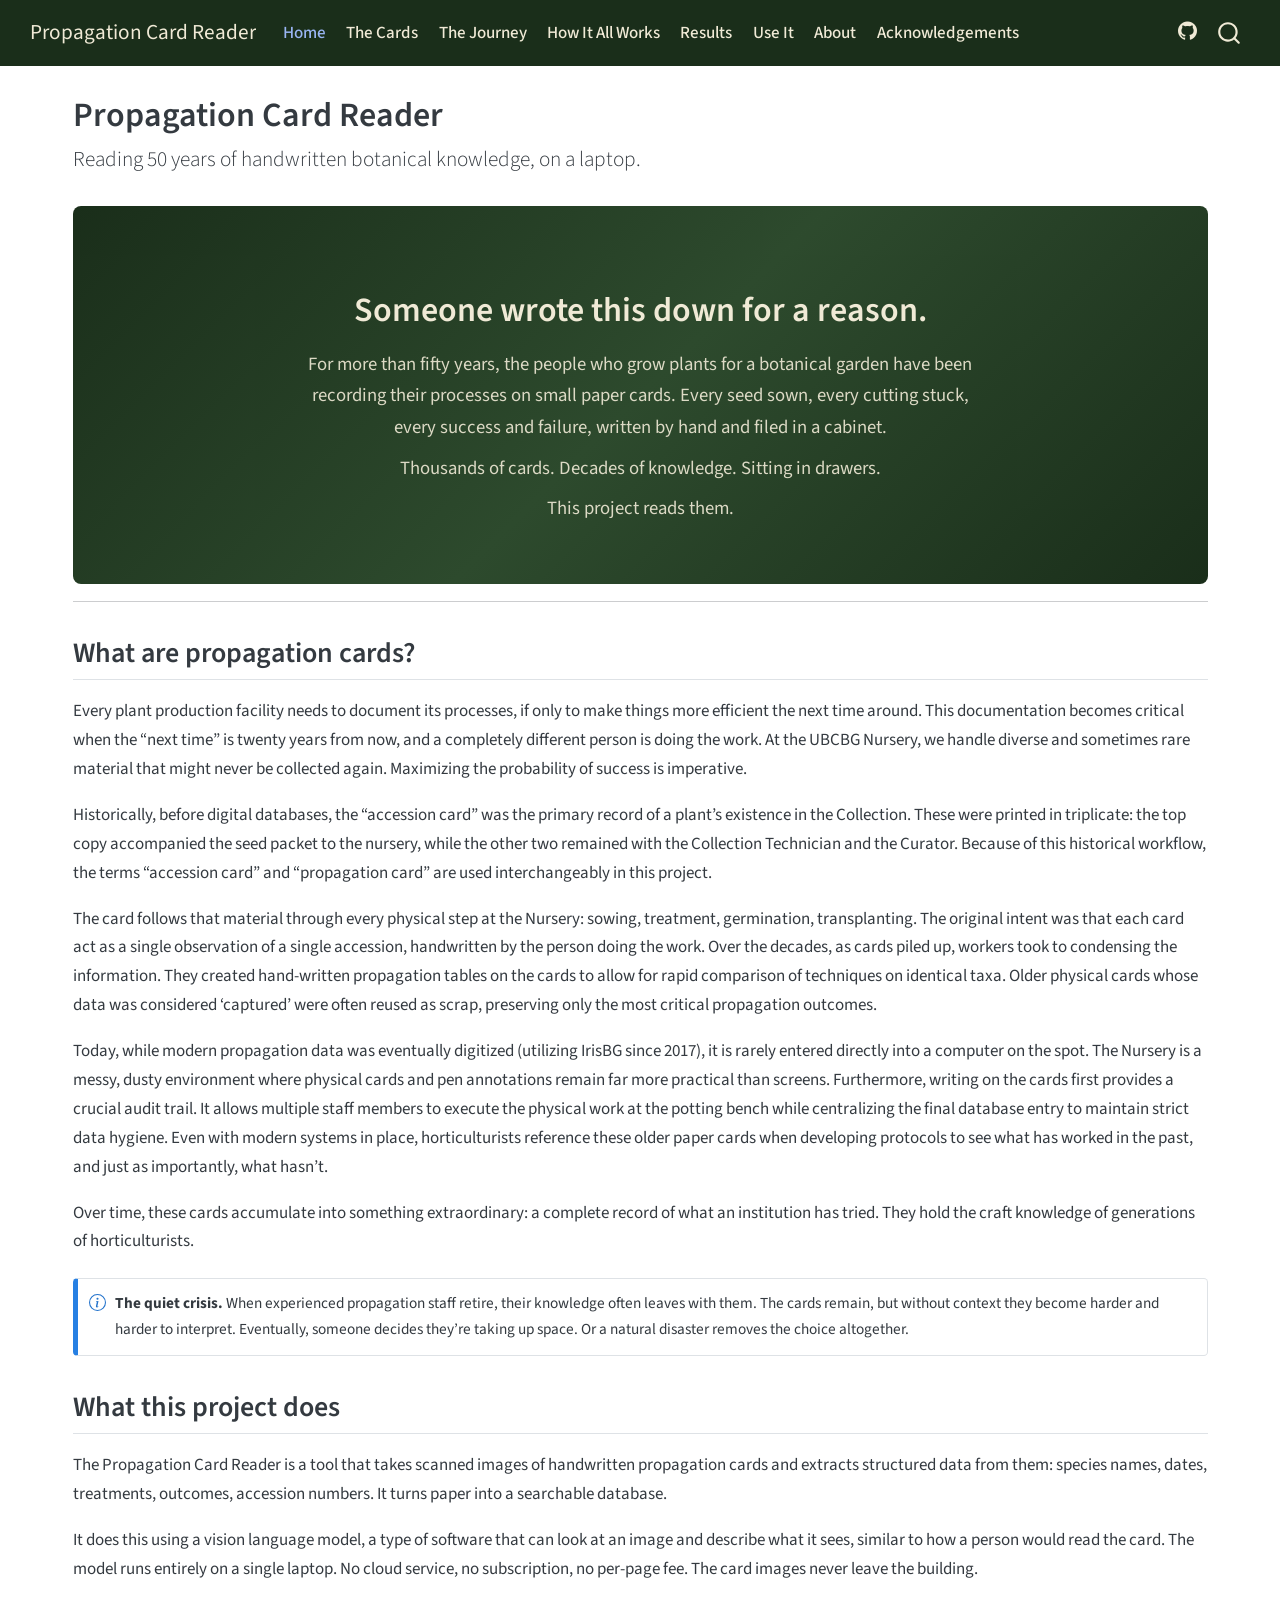
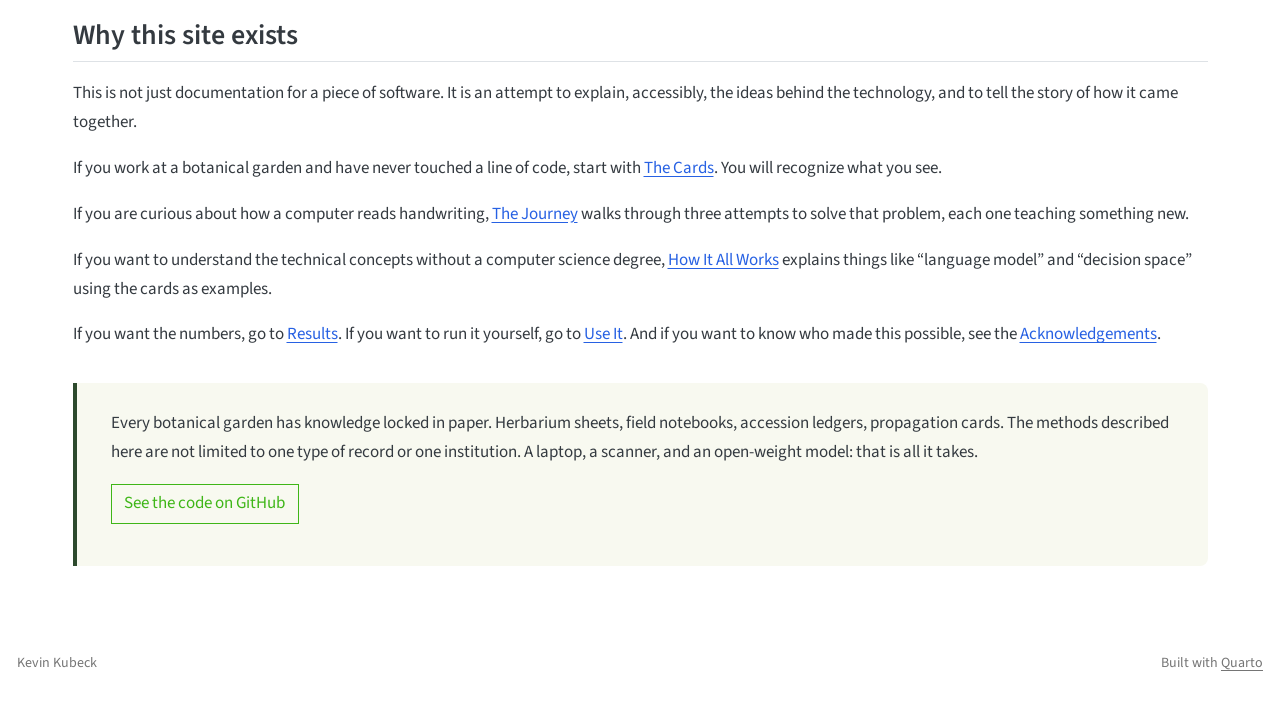
<file: docs/index.html>
<!DOCTYPE html>
<html xmlns="http://www.w3.org/1999/xhtml" lang="en" xml:lang="en"><head>

<meta charset="utf-8">
<meta name="generator" content="quarto-1.6.42">

<meta name="viewport" content="width=device-width, initial-scale=1.0, user-scalable=yes">


<title>Propagation Card Reader</title>
<style>
code{white-space: pre-wrap;}
span.smallcaps{font-variant: small-caps;}
div.columns{display: flex; gap: min(4vw, 1.5em);}
div.column{flex: auto; overflow-x: auto;}
div.hanging-indent{margin-left: 1.5em; text-indent: -1.5em;}
ul.task-list{list-style: none;}
ul.task-list li input[type="checkbox"] {
  width: 0.8em;
  margin: 0 0.8em 0.2em -1em; /* quarto-specific, see https://github.com/quarto-dev/quarto-cli/issues/4556 */ 
  vertical-align: middle;
}
</style>


<script src="site_libs/quarto-nav/quarto-nav.js"></script>
<script src="site_libs/quarto-nav/headroom.min.js"></script>
<script src="site_libs/clipboard/clipboard.min.js"></script>
<script src="site_libs/quarto-search/autocomplete.umd.js"></script>
<script src="site_libs/quarto-search/fuse.min.js"></script>
<script src="site_libs/quarto-search/quarto-search.js"></script>
<meta name="quarto:offset" content="./">
<script src="site_libs/quarto-html/quarto.js"></script>
<script src="site_libs/quarto-html/popper.min.js"></script>
<script src="site_libs/quarto-html/tippy.umd.min.js"></script>
<script src="site_libs/quarto-html/anchor.min.js"></script>
<link href="site_libs/quarto-html/tippy.css" rel="stylesheet">
<link href="site_libs/quarto-html/quarto-syntax-highlighting-2f5df379a58b258e96c21c0638c20c03.css" rel="stylesheet" id="quarto-text-highlighting-styles">
<script src="site_libs/bootstrap/bootstrap.min.js"></script>
<link href="site_libs/bootstrap/bootstrap-icons.css" rel="stylesheet">
<link href="site_libs/bootstrap/bootstrap-8d88fcbb3e07f864018e4b347a7d8360.min.css" rel="stylesheet" append-hash="true" id="quarto-bootstrap" data-mode="light">
<script id="quarto-search-options" type="application/json">{
  "location": "navbar",
  "copy-button": false,
  "collapse-after": 3,
  "panel-placement": "end",
  "type": "overlay",
  "limit": 50,
  "keyboard-shortcut": [
    "f",
    "/",
    "s"
  ],
  "show-item-context": false,
  "language": {
    "search-no-results-text": "No results",
    "search-matching-documents-text": "matching documents",
    "search-copy-link-title": "Copy link to search",
    "search-hide-matches-text": "Hide additional matches",
    "search-more-match-text": "more match in this document",
    "search-more-matches-text": "more matches in this document",
    "search-clear-button-title": "Clear",
    "search-text-placeholder": "",
    "search-detached-cancel-button-title": "Cancel",
    "search-submit-button-title": "Submit",
    "search-label": "Search"
  }
}</script>


<link rel="stylesheet" href="styles.css">
</head>

<body class="nav-fixed">

<div id="quarto-search-results"></div>
  <header id="quarto-header" class="headroom fixed-top">
    <nav class="navbar navbar-expand-lg " data-bs-theme="dark">
      <div class="navbar-container container-fluid">
      <div class="navbar-brand-container mx-auto">
    <a class="navbar-brand" href="./index.html">
    <span class="navbar-title">Propagation Card Reader</span>
    </a>
  </div>
            <div id="quarto-search" class="" title="Search"></div>
          <button class="navbar-toggler" type="button" data-bs-toggle="collapse" data-bs-target="#navbarCollapse" aria-controls="navbarCollapse" role="menu" aria-expanded="false" aria-label="Toggle navigation" onclick="if (window.quartoToggleHeadroom) { window.quartoToggleHeadroom(); }">
  <span class="navbar-toggler-icon"></span>
</button>
          <div class="collapse navbar-collapse" id="navbarCollapse">
            <ul class="navbar-nav navbar-nav-scroll me-auto">
  <li class="nav-item">
    <a class="nav-link active" href="./index.html" aria-current="page"> 
<span class="menu-text">Home</span></a>
  </li>  
  <li class="nav-item">
    <a class="nav-link" href="./the-cards.html"> 
<span class="menu-text">The Cards</span></a>
  </li>  
  <li class="nav-item">
    <a class="nav-link" href="./the-journey.html"> 
<span class="menu-text">The Journey</span></a>
  </li>  
  <li class="nav-item">
    <a class="nav-link" href="./concepts.html"> 
<span class="menu-text">How It All Works</span></a>
  </li>  
  <li class="nav-item">
    <a class="nav-link" href="./results.html"> 
<span class="menu-text">Results</span></a>
  </li>  
  <li class="nav-item">
    <a class="nav-link" href="./use-it.html"> 
<span class="menu-text">Use It</span></a>
  </li>  
  <li class="nav-item">
    <a class="nav-link" href="./about.html"> 
<span class="menu-text">About</span></a>
  </li>  
  <li class="nav-item">
    <a class="nav-link" href="./acknowledgements.html"> 
<span class="menu-text">Acknowledgements</span></a>
  </li>  
</ul>
            <ul class="navbar-nav navbar-nav-scroll ms-auto">
  <li class="nav-item compact">
    <a class="nav-link" href="https://github.com/Kkubeck/propagation-card-reader"> <i class="bi bi-github" role="img" aria-label="GitHub">
</i> 
<span class="menu-text"></span></a>
  </li>  
</ul>
          </div> <!-- /navcollapse -->
            <div class="quarto-navbar-tools">
</div>
      </div> <!-- /container-fluid -->
    </nav>
</header>
<!-- content -->
<div id="quarto-content" class="quarto-container page-columns page-rows-contents page-layout-full page-navbar">
<!-- sidebar -->
<!-- margin-sidebar -->
    
<!-- main -->
<main class="content column-page" id="quarto-document-content">

<header id="title-block-header" class="quarto-title-block default">
<div class="quarto-title">
<h1 class="title">Propagation Card Reader</h1>
<p class="subtitle lead">Reading 50 years of handwritten botanical knowledge, on a laptop.</p>
</div>



<div class="quarto-title-meta column-page">

    
  
    
  </div>
  


</header>


<section id="someone-wrote-this-down-for-a-reason." class="level1 hero-title hero-section">
<h1 class="hero-title">Someone wrote this down for a reason.</h1>
<p>For more than fifty years, the people who grow plants for a botanical garden have been recording their processes on small paper cards. Every seed sown, every cutting stuck, every success and failure, written by hand and filed in a cabinet.</p>
<p>Thousands of cards. Decades of knowledge. Sitting in drawers.</p>
<p>This project reads them.</p>
</section>
<hr>
<section id="what-are-propagation-cards" class="level2">
<h2 class="anchored" data-anchor-id="what-are-propagation-cards">What are propagation cards?</h2>
<p>Every plant production facility needs to document its processes, if only to make things more efficient the next time around. This documentation becomes critical when the “next time” is twenty years from now, and a completely different person is doing the work. At the UBCBG Nursery, we handle diverse and sometimes rare material that might never be collected again. Maximizing the probability of success is imperative.</p>
<p>Historically, before digital databases, the “accession card” was the primary record of a plant’s existence in the Collection. These were printed in triplicate: the top copy accompanied the seed packet to the nursery, while the other two remained with the Collection Technician and the Curator. Because of this historical workflow, the terms “accession card” and “propagation card” are used interchangeably in this project.</p>
<p>The card follows that material through every physical step at the Nursery: sowing, treatment, germination, transplanting. The original intent was that each card act as a single observation of a single accession, handwritten by the person doing the work. Over the decades, as cards piled up, workers took to condensing the information. They created hand-written propagation tables on the cards to allow for rapid comparison of techniques on identical taxa. Older physical cards whose data was considered ‘captured’ were often reused as scrap, preserving only the most critical propagation outcomes.</p>
<p>Today, while modern propagation data was eventually digitized (utilizing IrisBG since 2017), it is rarely entered directly into a computer on the spot. The Nursery is a messy, dusty environment where physical cards and pen annotations remain far more practical than screens. Furthermore, writing on the cards first provides a crucial audit trail. It allows multiple staff members to execute the physical work at the potting bench while centralizing the final database entry to maintain strict data hygiene. Even with modern systems in place, horticulturists reference these older paper cards when developing protocols to see what has worked in the past, and just as importantly, what hasn’t.</p>
<p>Over time, these cards accumulate into something extraordinary: a complete record of what an institution has tried. They hold the craft knowledge of generations of horticulturists.</p>
<div class="callout callout-style-simple callout-note">
<div class="callout-body d-flex">
<div class="callout-icon-container">
<i class="callout-icon"></i>
</div>
<div class="callout-body-container">
<p><strong>The quiet crisis.</strong> When experienced propagation staff retire, their knowledge often leaves with them. The cards remain, but without context they become harder and harder to interpret. Eventually, someone decides they’re taking up space. Or a natural disaster removes the choice altogether.</p>
</div>
</div>
</div>
</section>
<section id="what-this-project-does" class="level2">
<h2 class="anchored" data-anchor-id="what-this-project-does">What this project does</h2>
<p>The Propagation Card Reader is a tool that takes scanned images of handwritten propagation cards and extracts structured data from them: species names, dates, treatments, outcomes, accession numbers. It turns paper into a searchable database.</p>
<p>It does this using a vision language model, a type of software that can look at an image and describe what it sees, similar to how a person would read the card. The model runs entirely on a single laptop. No cloud service, no subscription, no per-page fee. The card images never leave the building.</p>
</section>
<section id="why-this-site-exists" class="level2">
<h2 class="anchored" data-anchor-id="why-this-site-exists">Why this site exists</h2>
<p>This is not just documentation for a piece of software. It is an attempt to explain, accessibly, the ideas behind the technology, and to tell the story of how it came together.</p>
<p>If you work at a botanical garden and have never touched a line of code, start with <a href="./the-cards.html">The Cards</a>. You will recognize what you see.</p>
<p>If you are curious about how a computer reads handwriting, <a href="./the-journey.html">The Journey</a> walks through three attempts to solve that problem, each one teaching something new.</p>
<p>If you want to understand the technical concepts without a computer science degree, <a href="./concepts.html">How It All Works</a> explains things like “language model” and “decision space” using the cards as examples.</p>
<p>If you want the numbers, go to <a href="./results.html">Results</a>. If you want to run it yourself, go to <a href="./use-it.html">Use It</a>. And if you want to know who made this possible, see the <a href="./acknowledgements.html">Acknowledgements</a>.</p>
<div class="mission-section">
<p>Every botanical garden has knowledge locked in paper. Herbarium sheets, field notebooks, accession ledgers, propagation cards. The methods described here are not limited to one type of record or one institution. A laptop, a scanner, and an open-weight model: that is all it takes.</p>
<p><a href="https://github.com/Kkubeck/propagation-card-reader" class="btn btn-outline-success">See the code on GitHub</a></p>
</div>


</section>

</main> <!-- /main -->
<script id="quarto-html-after-body" type="application/javascript">
window.document.addEventListener("DOMContentLoaded", function (event) {
  const toggleBodyColorMode = (bsSheetEl) => {
    const mode = bsSheetEl.getAttribute("data-mode");
    const bodyEl = window.document.querySelector("body");
    if (mode === "dark") {
      bodyEl.classList.add("quarto-dark");
      bodyEl.classList.remove("quarto-light");
    } else {
      bodyEl.classList.add("quarto-light");
      bodyEl.classList.remove("quarto-dark");
    }
  }
  const toggleBodyColorPrimary = () => {
    const bsSheetEl = window.document.querySelector("link#quarto-bootstrap");
    if (bsSheetEl) {
      toggleBodyColorMode(bsSheetEl);
    }
  }
  toggleBodyColorPrimary();  
  const icon = "";
  const anchorJS = new window.AnchorJS();
  anchorJS.options = {
    placement: 'right',
    icon: icon
  };
  anchorJS.add('.anchored');
  const isCodeAnnotation = (el) => {
    for (const clz of el.classList) {
      if (clz.startsWith('code-annotation-')) {                     
        return true;
      }
    }
    return false;
  }
  const onCopySuccess = function(e) {
    // button target
    const button = e.trigger;
    // don't keep focus
    button.blur();
    // flash "checked"
    button.classList.add('code-copy-button-checked');
    var currentTitle = button.getAttribute("title");
    button.setAttribute("title", "Copied!");
    let tooltip;
    if (window.bootstrap) {
      button.setAttribute("data-bs-toggle", "tooltip");
      button.setAttribute("data-bs-placement", "left");
      button.setAttribute("data-bs-title", "Copied!");
      tooltip = new bootstrap.Tooltip(button, 
        { trigger: "manual", 
          customClass: "code-copy-button-tooltip",
          offset: [0, -8]});
      tooltip.show();    
    }
    setTimeout(function() {
      if (tooltip) {
        tooltip.hide();
        button.removeAttribute("data-bs-title");
        button.removeAttribute("data-bs-toggle");
        button.removeAttribute("data-bs-placement");
      }
      button.setAttribute("title", currentTitle);
      button.classList.remove('code-copy-button-checked');
    }, 1000);
    // clear code selection
    e.clearSelection();
  }
  const getTextToCopy = function(trigger) {
      const codeEl = trigger.previousElementSibling.cloneNode(true);
      for (const childEl of codeEl.children) {
        if (isCodeAnnotation(childEl)) {
          childEl.remove();
        }
      }
      return codeEl.innerText;
  }
  const clipboard = new window.ClipboardJS('.code-copy-button:not([data-in-quarto-modal])', {
    text: getTextToCopy
  });
  clipboard.on('success', onCopySuccess);
  if (window.document.getElementById('quarto-embedded-source-code-modal')) {
    const clipboardModal = new window.ClipboardJS('.code-copy-button[data-in-quarto-modal]', {
      text: getTextToCopy,
      container: window.document.getElementById('quarto-embedded-source-code-modal')
    });
    clipboardModal.on('success', onCopySuccess);
  }
    var localhostRegex = new RegExp(/^(?:http|https):\/\/localhost\:?[0-9]*\//);
    var mailtoRegex = new RegExp(/^mailto:/);
      var filterRegex = new RegExp('/' + window.location.host + '/');
    var isInternal = (href) => {
        return filterRegex.test(href) || localhostRegex.test(href) || mailtoRegex.test(href);
    }
    // Inspect non-navigation links and adorn them if external
 	var links = window.document.querySelectorAll('a[href]:not(.nav-link):not(.navbar-brand):not(.toc-action):not(.sidebar-link):not(.sidebar-item-toggle):not(.pagination-link):not(.no-external):not([aria-hidden]):not(.dropdown-item):not(.quarto-navigation-tool):not(.about-link)');
    for (var i=0; i<links.length; i++) {
      const link = links[i];
      if (!isInternal(link.href)) {
        // undo the damage that might have been done by quarto-nav.js in the case of
        // links that we want to consider external
        if (link.dataset.originalHref !== undefined) {
          link.href = link.dataset.originalHref;
        }
      }
    }
  function tippyHover(el, contentFn, onTriggerFn, onUntriggerFn) {
    const config = {
      allowHTML: true,
      maxWidth: 500,
      delay: 100,
      arrow: false,
      appendTo: function(el) {
          return el.parentElement;
      },
      interactive: true,
      interactiveBorder: 10,
      theme: 'quarto',
      placement: 'bottom-start',
    };
    if (contentFn) {
      config.content = contentFn;
    }
    if (onTriggerFn) {
      config.onTrigger = onTriggerFn;
    }
    if (onUntriggerFn) {
      config.onUntrigger = onUntriggerFn;
    }
    window.tippy(el, config); 
  }
  const noterefs = window.document.querySelectorAll('a[role="doc-noteref"]');
  for (var i=0; i<noterefs.length; i++) {
    const ref = noterefs[i];
    tippyHover(ref, function() {
      // use id or data attribute instead here
      let href = ref.getAttribute('data-footnote-href') || ref.getAttribute('href');
      try { href = new URL(href).hash; } catch {}
      const id = href.replace(/^#\/?/, "");
      const note = window.document.getElementById(id);
      if (note) {
        return note.innerHTML;
      } else {
        return "";
      }
    });
  }
  const xrefs = window.document.querySelectorAll('a.quarto-xref');
  const processXRef = (id, note) => {
    // Strip column container classes
    const stripColumnClz = (el) => {
      el.classList.remove("page-full", "page-columns");
      if (el.children) {
        for (const child of el.children) {
          stripColumnClz(child);
        }
      }
    }
    stripColumnClz(note)
    if (id === null || id.startsWith('sec-')) {
      // Special case sections, only their first couple elements
      const container = document.createElement("div");
      if (note.children && note.children.length > 2) {
        container.appendChild(note.children[0].cloneNode(true));
        for (let i = 1; i < note.children.length; i++) {
          const child = note.children[i];
          if (child.tagName === "P" && child.innerText === "") {
            continue;
          } else {
            container.appendChild(child.cloneNode(true));
            break;
          }
        }
        if (window.Quarto?.typesetMath) {
          window.Quarto.typesetMath(container);
        }
        return container.innerHTML
      } else {
        if (window.Quarto?.typesetMath) {
          window.Quarto.typesetMath(note);
        }
        return note.innerHTML;
      }
    } else {
      // Remove any anchor links if they are present
      const anchorLink = note.querySelector('a.anchorjs-link');
      if (anchorLink) {
        anchorLink.remove();
      }
      if (window.Quarto?.typesetMath) {
        window.Quarto.typesetMath(note);
      }
      if (note.classList.contains("callout")) {
        return note.outerHTML;
      } else {
        return note.innerHTML;
      }
    }
  }
  for (var i=0; i<xrefs.length; i++) {
    const xref = xrefs[i];
    tippyHover(xref, undefined, function(instance) {
      instance.disable();
      let url = xref.getAttribute('href');
      let hash = undefined; 
      if (url.startsWith('#')) {
        hash = url;
      } else {
        try { hash = new URL(url).hash; } catch {}
      }
      if (hash) {
        const id = hash.replace(/^#\/?/, "");
        const note = window.document.getElementById(id);
        if (note !== null) {
          try {
            const html = processXRef(id, note.cloneNode(true));
            instance.setContent(html);
          } finally {
            instance.enable();
            instance.show();
          }
        } else {
          // See if we can fetch this
          fetch(url.split('#')[0])
          .then(res => res.text())
          .then(html => {
            const parser = new DOMParser();
            const htmlDoc = parser.parseFromString(html, "text/html");
            const note = htmlDoc.getElementById(id);
            if (note !== null) {
              const html = processXRef(id, note);
              instance.setContent(html);
            } 
          }).finally(() => {
            instance.enable();
            instance.show();
          });
        }
      } else {
        // See if we can fetch a full url (with no hash to target)
        // This is a special case and we should probably do some content thinning / targeting
        fetch(url)
        .then(res => res.text())
        .then(html => {
          const parser = new DOMParser();
          const htmlDoc = parser.parseFromString(html, "text/html");
          const note = htmlDoc.querySelector('main.content');
          if (note !== null) {
            // This should only happen for chapter cross references
            // (since there is no id in the URL)
            // remove the first header
            if (note.children.length > 0 && note.children[0].tagName === "HEADER") {
              note.children[0].remove();
            }
            const html = processXRef(null, note);
            instance.setContent(html);
          } 
        }).finally(() => {
          instance.enable();
          instance.show();
        });
      }
    }, function(instance) {
    });
  }
      let selectedAnnoteEl;
      const selectorForAnnotation = ( cell, annotation) => {
        let cellAttr = 'data-code-cell="' + cell + '"';
        let lineAttr = 'data-code-annotation="' +  annotation + '"';
        const selector = 'span[' + cellAttr + '][' + lineAttr + ']';
        return selector;
      }
      const selectCodeLines = (annoteEl) => {
        const doc = window.document;
        const targetCell = annoteEl.getAttribute("data-target-cell");
        const targetAnnotation = annoteEl.getAttribute("data-target-annotation");
        const annoteSpan = window.document.querySelector(selectorForAnnotation(targetCell, targetAnnotation));
        const lines = annoteSpan.getAttribute("data-code-lines").split(",");
        const lineIds = lines.map((line) => {
          return targetCell + "-" + line;
        })
        let top = null;
        let height = null;
        let parent = null;
        if (lineIds.length > 0) {
            //compute the position of the single el (top and bottom and make a div)
            const el = window.document.getElementById(lineIds[0]);
            top = el.offsetTop;
            height = el.offsetHeight;
            parent = el.parentElement.parentElement;
          if (lineIds.length > 1) {
            const lastEl = window.document.getElementById(lineIds[lineIds.length - 1]);
            const bottom = lastEl.offsetTop + lastEl.offsetHeight;
            height = bottom - top;
          }
          if (top !== null && height !== null && parent !== null) {
            // cook up a div (if necessary) and position it 
            let div = window.document.getElementById("code-annotation-line-highlight");
            if (div === null) {
              div = window.document.createElement("div");
              div.setAttribute("id", "code-annotation-line-highlight");
              div.style.position = 'absolute';
              parent.appendChild(div);
            }
            div.style.top = top - 2 + "px";
            div.style.height = height + 4 + "px";
            div.style.left = 0;
            let gutterDiv = window.document.getElementById("code-annotation-line-highlight-gutter");
            if (gutterDiv === null) {
              gutterDiv = window.document.createElement("div");
              gutterDiv.setAttribute("id", "code-annotation-line-highlight-gutter");
              gutterDiv.style.position = 'absolute';
              const codeCell = window.document.getElementById(targetCell);
              const gutter = codeCell.querySelector('.code-annotation-gutter');
              gutter.appendChild(gutterDiv);
            }
            gutterDiv.style.top = top - 2 + "px";
            gutterDiv.style.height = height + 4 + "px";
          }
          selectedAnnoteEl = annoteEl;
        }
      };
      const unselectCodeLines = () => {
        const elementsIds = ["code-annotation-line-highlight", "code-annotation-line-highlight-gutter"];
        elementsIds.forEach((elId) => {
          const div = window.document.getElementById(elId);
          if (div) {
            div.remove();
          }
        });
        selectedAnnoteEl = undefined;
      };
        // Handle positioning of the toggle
    window.addEventListener(
      "resize",
      throttle(() => {
        elRect = undefined;
        if (selectedAnnoteEl) {
          selectCodeLines(selectedAnnoteEl);
        }
      }, 10)
    );
    function throttle(fn, ms) {
    let throttle = false;
    let timer;
      return (...args) => {
        if(!throttle) { // first call gets through
            fn.apply(this, args);
            throttle = true;
        } else { // all the others get throttled
            if(timer) clearTimeout(timer); // cancel #2
            timer = setTimeout(() => {
              fn.apply(this, args);
              timer = throttle = false;
            }, ms);
        }
      };
    }
      // Attach click handler to the DT
      const annoteDls = window.document.querySelectorAll('dt[data-target-cell]');
      for (const annoteDlNode of annoteDls) {
        annoteDlNode.addEventListener('click', (event) => {
          const clickedEl = event.target;
          if (clickedEl !== selectedAnnoteEl) {
            unselectCodeLines();
            const activeEl = window.document.querySelector('dt[data-target-cell].code-annotation-active');
            if (activeEl) {
              activeEl.classList.remove('code-annotation-active');
            }
            selectCodeLines(clickedEl);
            clickedEl.classList.add('code-annotation-active');
          } else {
            // Unselect the line
            unselectCodeLines();
            clickedEl.classList.remove('code-annotation-active');
          }
        });
      }
  const findCites = (el) => {
    const parentEl = el.parentElement;
    if (parentEl) {
      const cites = parentEl.dataset.cites;
      if (cites) {
        return {
          el,
          cites: cites.split(' ')
        };
      } else {
        return findCites(el.parentElement)
      }
    } else {
      return undefined;
    }
  };
  var bibliorefs = window.document.querySelectorAll('a[role="doc-biblioref"]');
  for (var i=0; i<bibliorefs.length; i++) {
    const ref = bibliorefs[i];
    const citeInfo = findCites(ref);
    if (citeInfo) {
      tippyHover(citeInfo.el, function() {
        var popup = window.document.createElement('div');
        citeInfo.cites.forEach(function(cite) {
          var citeDiv = window.document.createElement('div');
          citeDiv.classList.add('hanging-indent');
          citeDiv.classList.add('csl-entry');
          var biblioDiv = window.document.getElementById('ref-' + cite);
          if (biblioDiv) {
            citeDiv.innerHTML = biblioDiv.innerHTML;
          }
          popup.appendChild(citeDiv);
        });
        return popup.innerHTML;
      });
    }
  }
});
</script>
</div> <!-- /content -->
<footer class="footer">
  <div class="nav-footer">
    <div class="nav-footer-left">
<p>Kevin Kubeck</p>
</div>   
    <div class="nav-footer-center">
      &nbsp;
    </div>
    <div class="nav-footer-right">
<p>Built with <a href="https://quarto.org/">Quarto</a></p>
</div>
  </div>
</footer>




</body></html>
</file>
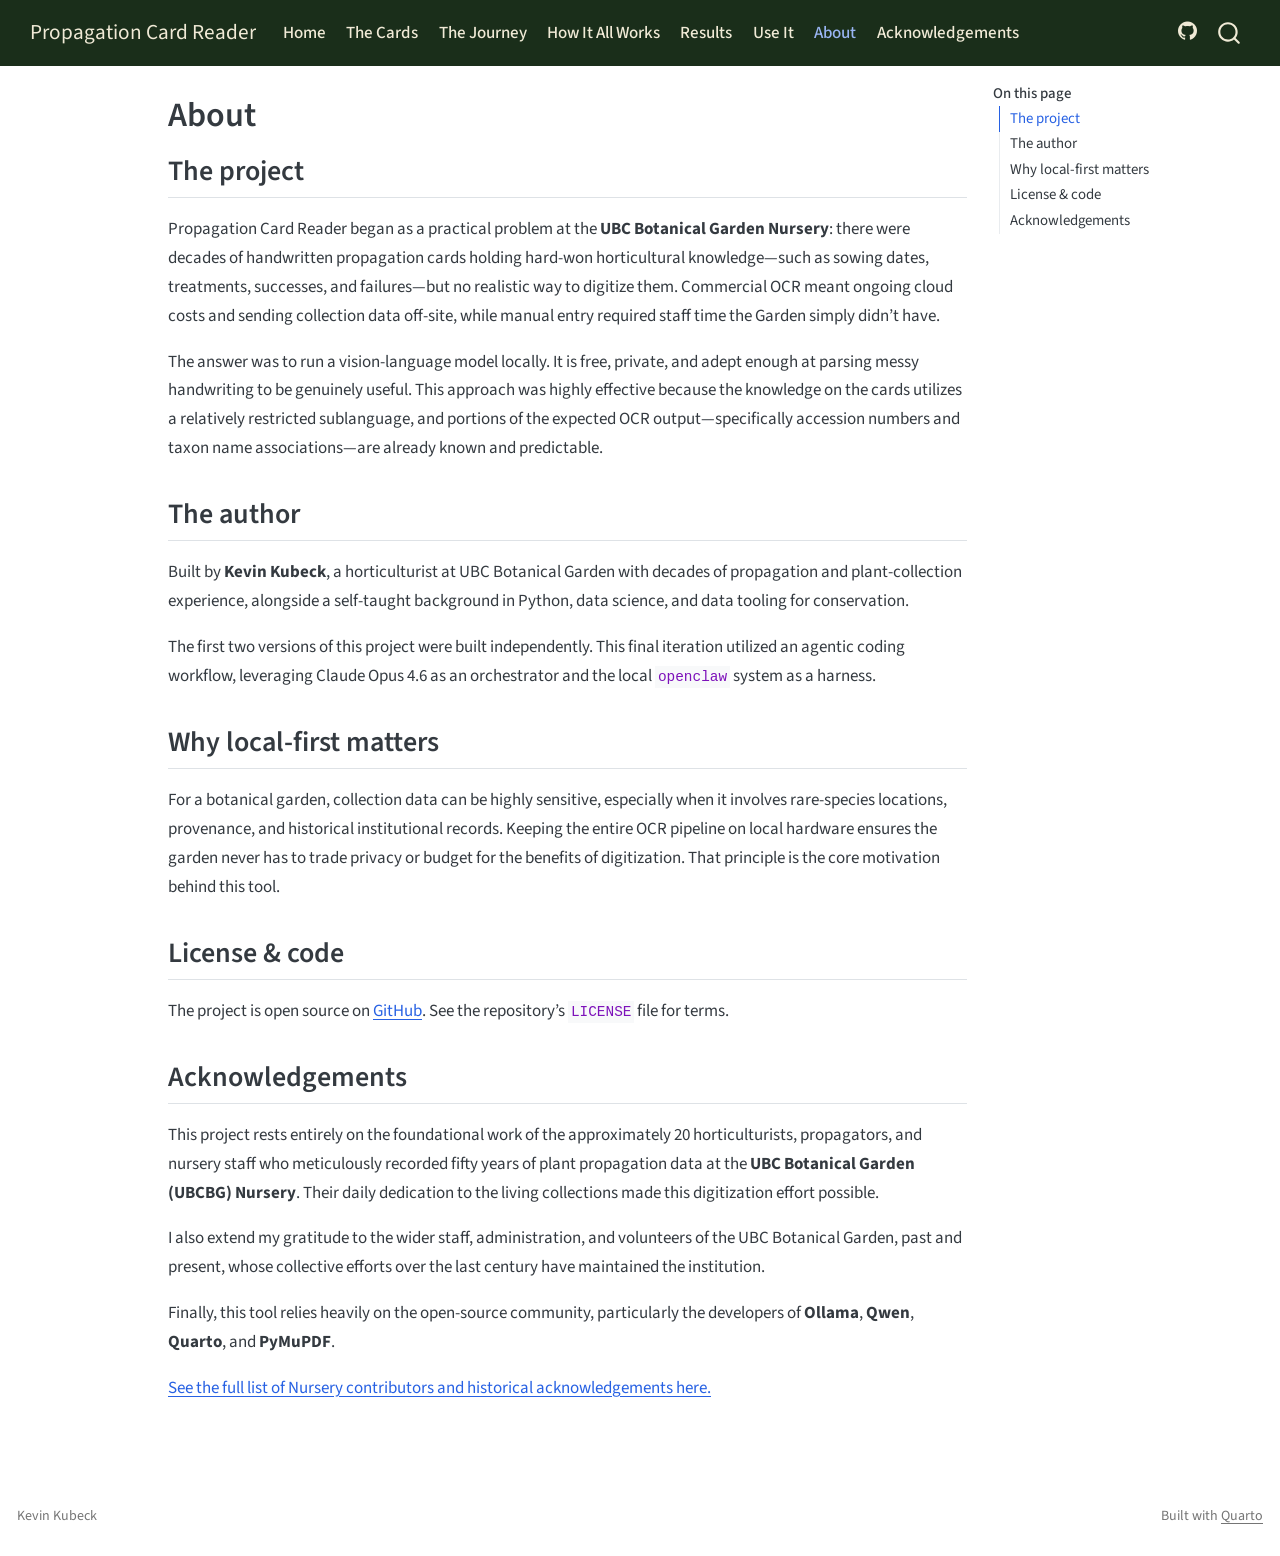
<file: docs/about.html>
<!DOCTYPE html>
<html xmlns="http://www.w3.org/1999/xhtml" lang="en" xml:lang="en"><head>

<meta charset="utf-8">
<meta name="generator" content="quarto-1.6.42">

<meta name="viewport" content="width=device-width, initial-scale=1.0, user-scalable=yes">


<title>About – Propagation Card Reader</title>
<style>
code{white-space: pre-wrap;}
span.smallcaps{font-variant: small-caps;}
div.columns{display: flex; gap: min(4vw, 1.5em);}
div.column{flex: auto; overflow-x: auto;}
div.hanging-indent{margin-left: 1.5em; text-indent: -1.5em;}
ul.task-list{list-style: none;}
ul.task-list li input[type="checkbox"] {
  width: 0.8em;
  margin: 0 0.8em 0.2em -1em; /* quarto-specific, see https://github.com/quarto-dev/quarto-cli/issues/4556 */ 
  vertical-align: middle;
}
</style>


<script src="site_libs/quarto-nav/quarto-nav.js"></script>
<script src="site_libs/quarto-nav/headroom.min.js"></script>
<script src="site_libs/clipboard/clipboard.min.js"></script>
<script src="site_libs/quarto-search/autocomplete.umd.js"></script>
<script src="site_libs/quarto-search/fuse.min.js"></script>
<script src="site_libs/quarto-search/quarto-search.js"></script>
<meta name="quarto:offset" content="./">
<script src="site_libs/quarto-html/quarto.js"></script>
<script src="site_libs/quarto-html/popper.min.js"></script>
<script src="site_libs/quarto-html/tippy.umd.min.js"></script>
<script src="site_libs/quarto-html/anchor.min.js"></script>
<link href="site_libs/quarto-html/tippy.css" rel="stylesheet">
<link href="site_libs/quarto-html/quarto-syntax-highlighting-2f5df379a58b258e96c21c0638c20c03.css" rel="stylesheet" id="quarto-text-highlighting-styles">
<script src="site_libs/bootstrap/bootstrap.min.js"></script>
<link href="site_libs/bootstrap/bootstrap-icons.css" rel="stylesheet">
<link href="site_libs/bootstrap/bootstrap-8d88fcbb3e07f864018e4b347a7d8360.min.css" rel="stylesheet" append-hash="true" id="quarto-bootstrap" data-mode="light">
<script id="quarto-search-options" type="application/json">{
  "location": "navbar",
  "copy-button": false,
  "collapse-after": 3,
  "panel-placement": "end",
  "type": "overlay",
  "limit": 50,
  "keyboard-shortcut": [
    "f",
    "/",
    "s"
  ],
  "show-item-context": false,
  "language": {
    "search-no-results-text": "No results",
    "search-matching-documents-text": "matching documents",
    "search-copy-link-title": "Copy link to search",
    "search-hide-matches-text": "Hide additional matches",
    "search-more-match-text": "more match in this document",
    "search-more-matches-text": "more matches in this document",
    "search-clear-button-title": "Clear",
    "search-text-placeholder": "",
    "search-detached-cancel-button-title": "Cancel",
    "search-submit-button-title": "Submit",
    "search-label": "Search"
  }
}</script>


<link rel="stylesheet" href="styles.css">
</head>

<body class="nav-fixed">

<div id="quarto-search-results"></div>
  <header id="quarto-header" class="headroom fixed-top">
    <nav class="navbar navbar-expand-lg " data-bs-theme="dark">
      <div class="navbar-container container-fluid">
      <div class="navbar-brand-container mx-auto">
    <a class="navbar-brand" href="./index.html">
    <span class="navbar-title">Propagation Card Reader</span>
    </a>
  </div>
            <div id="quarto-search" class="" title="Search"></div>
          <button class="navbar-toggler" type="button" data-bs-toggle="collapse" data-bs-target="#navbarCollapse" aria-controls="navbarCollapse" role="menu" aria-expanded="false" aria-label="Toggle navigation" onclick="if (window.quartoToggleHeadroom) { window.quartoToggleHeadroom(); }">
  <span class="navbar-toggler-icon"></span>
</button>
          <div class="collapse navbar-collapse" id="navbarCollapse">
            <ul class="navbar-nav navbar-nav-scroll me-auto">
  <li class="nav-item">
    <a class="nav-link" href="./index.html"> 
<span class="menu-text">Home</span></a>
  </li>  
  <li class="nav-item">
    <a class="nav-link" href="./the-cards.html"> 
<span class="menu-text">The Cards</span></a>
  </li>  
  <li class="nav-item">
    <a class="nav-link" href="./the-journey.html"> 
<span class="menu-text">The Journey</span></a>
  </li>  
  <li class="nav-item">
    <a class="nav-link" href="./concepts.html"> 
<span class="menu-text">How It All Works</span></a>
  </li>  
  <li class="nav-item">
    <a class="nav-link" href="./results.html"> 
<span class="menu-text">Results</span></a>
  </li>  
  <li class="nav-item">
    <a class="nav-link" href="./use-it.html"> 
<span class="menu-text">Use It</span></a>
  </li>  
  <li class="nav-item">
    <a class="nav-link active" href="./about.html" aria-current="page"> 
<span class="menu-text">About</span></a>
  </li>  
  <li class="nav-item">
    <a class="nav-link" href="./acknowledgements.html"> 
<span class="menu-text">Acknowledgements</span></a>
  </li>  
</ul>
            <ul class="navbar-nav navbar-nav-scroll ms-auto">
  <li class="nav-item compact">
    <a class="nav-link" href="https://github.com/Kkubeck/propagation-card-reader"> <i class="bi bi-github" role="img" aria-label="GitHub">
</i> 
<span class="menu-text"></span></a>
  </li>  
</ul>
          </div> <!-- /navcollapse -->
            <div class="quarto-navbar-tools">
</div>
      </div> <!-- /container-fluid -->
    </nav>
</header>
<!-- content -->
<div id="quarto-content" class="quarto-container page-columns page-rows-contents page-layout-article page-navbar">
<!-- sidebar -->
<!-- margin-sidebar -->
    <div id="quarto-margin-sidebar" class="sidebar margin-sidebar">
        <nav id="TOC" role="doc-toc" class="toc-active">
    <h2 id="toc-title">On this page</h2>
   
  <ul>
  <li><a href="#the-project" id="toc-the-project" class="nav-link active" data-scroll-target="#the-project">The project</a></li>
  <li><a href="#the-author" id="toc-the-author" class="nav-link" data-scroll-target="#the-author">The author</a></li>
  <li><a href="#why-local-first-matters" id="toc-why-local-first-matters" class="nav-link" data-scroll-target="#why-local-first-matters">Why local-first matters</a></li>
  <li><a href="#license-code" id="toc-license-code" class="nav-link" data-scroll-target="#license-code">License &amp; code</a></li>
  <li><a href="#acknowledgements" id="toc-acknowledgements" class="nav-link" data-scroll-target="#acknowledgements">Acknowledgements</a></li>
  </ul>
</nav>
    </div>
<!-- main -->
<main class="content" id="quarto-document-content">

<header id="title-block-header" class="quarto-title-block default">
<div class="quarto-title">
<h1 class="title">About</h1>
</div>



<div class="quarto-title-meta">

    
  
    
  </div>
  


</header>


<section id="the-project" class="level2">
<h2 class="anchored" data-anchor-id="the-project">The project</h2>
<p>Propagation Card Reader began as a practical problem at the <strong>UBC Botanical Garden Nursery</strong>: there were decades of handwritten propagation cards holding hard-won horticultural knowledge—such as sowing dates, treatments, successes, and failures—but no realistic way to digitize them. Commercial OCR meant ongoing cloud costs and sending collection data off-site, while manual entry required staff time the Garden simply didn’t have.</p>
<p>The answer was to run a vision-language model locally. It is free, private, and adept enough at parsing messy handwriting to be genuinely useful. This approach was highly effective because the knowledge on the cards utilizes a relatively restricted sublanguage, and portions of the expected OCR output—specifically accession numbers and taxon name associations—are already known and predictable.</p>
</section>
<section id="the-author" class="level2">
<h2 class="anchored" data-anchor-id="the-author">The author</h2>
<p>Built by <strong>Kevin Kubeck</strong>, a horticulturist at UBC Botanical Garden with decades of propagation and plant-collection experience, alongside a self-taught background in Python, data science, and data tooling for conservation.</p>
<p>The first two versions of this project were built independently. This final iteration utilized an agentic coding workflow, leveraging Claude Opus 4.6 as an orchestrator and the local <code>openclaw</code> system as a harness.</p>
</section>
<section id="why-local-first-matters" class="level2">
<h2 class="anchored" data-anchor-id="why-local-first-matters">Why local-first matters</h2>
<p>For a botanical garden, collection data can be highly sensitive, especially when it involves rare-species locations, provenance, and historical institutional records. Keeping the entire OCR pipeline on local hardware ensures the garden never has to trade privacy or budget for the benefits of digitization. That principle is the core motivation behind this tool.</p>
</section>
<section id="license-code" class="level2">
<h2 class="anchored" data-anchor-id="license-code">License &amp; code</h2>
<p>The project is open source on <a href="https://github.com/Kkubeck/propagation-card-reader">GitHub</a>. See the repository’s <code>LICENSE</code> file for terms.</p>
</section>
<section id="acknowledgements" class="level2">
<h2 class="anchored" data-anchor-id="acknowledgements">Acknowledgements</h2>
<p>This project rests entirely on the foundational work of the approximately 20 horticulturists, propagators, and nursery staff who meticulously recorded fifty years of plant propagation data at the <strong>UBC Botanical Garden (UBCBG) Nursery</strong>. Their daily dedication to the living collections made this digitization effort possible.</p>
<p>I also extend my gratitude to the wider staff, administration, and volunteers of the UBC Botanical Garden, past and present, whose collective efforts over the last century have maintained the institution.</p>
<p>Finally, this tool relies heavily on the open-source community, particularly the developers of <strong>Ollama</strong>, <strong>Qwen</strong>, <strong>Quarto</strong>, and <strong>PyMuPDF</strong>.</p>
<p><strong><a href="./acknowledgements.html">See the full list of Nursery contributors and historical acknowledgements here.</a></strong></p>


</section>

</main> <!-- /main -->
<script id="quarto-html-after-body" type="application/javascript">
window.document.addEventListener("DOMContentLoaded", function (event) {
  const toggleBodyColorMode = (bsSheetEl) => {
    const mode = bsSheetEl.getAttribute("data-mode");
    const bodyEl = window.document.querySelector("body");
    if (mode === "dark") {
      bodyEl.classList.add("quarto-dark");
      bodyEl.classList.remove("quarto-light");
    } else {
      bodyEl.classList.add("quarto-light");
      bodyEl.classList.remove("quarto-dark");
    }
  }
  const toggleBodyColorPrimary = () => {
    const bsSheetEl = window.document.querySelector("link#quarto-bootstrap");
    if (bsSheetEl) {
      toggleBodyColorMode(bsSheetEl);
    }
  }
  toggleBodyColorPrimary();  
  const icon = "";
  const anchorJS = new window.AnchorJS();
  anchorJS.options = {
    placement: 'right',
    icon: icon
  };
  anchorJS.add('.anchored');
  const isCodeAnnotation = (el) => {
    for (const clz of el.classList) {
      if (clz.startsWith('code-annotation-')) {                     
        return true;
      }
    }
    return false;
  }
  const onCopySuccess = function(e) {
    // button target
    const button = e.trigger;
    // don't keep focus
    button.blur();
    // flash "checked"
    button.classList.add('code-copy-button-checked');
    var currentTitle = button.getAttribute("title");
    button.setAttribute("title", "Copied!");
    let tooltip;
    if (window.bootstrap) {
      button.setAttribute("data-bs-toggle", "tooltip");
      button.setAttribute("data-bs-placement", "left");
      button.setAttribute("data-bs-title", "Copied!");
      tooltip = new bootstrap.Tooltip(button, 
        { trigger: "manual", 
          customClass: "code-copy-button-tooltip",
          offset: [0, -8]});
      tooltip.show();    
    }
    setTimeout(function() {
      if (tooltip) {
        tooltip.hide();
        button.removeAttribute("data-bs-title");
        button.removeAttribute("data-bs-toggle");
        button.removeAttribute("data-bs-placement");
      }
      button.setAttribute("title", currentTitle);
      button.classList.remove('code-copy-button-checked');
    }, 1000);
    // clear code selection
    e.clearSelection();
  }
  const getTextToCopy = function(trigger) {
      const codeEl = trigger.previousElementSibling.cloneNode(true);
      for (const childEl of codeEl.children) {
        if (isCodeAnnotation(childEl)) {
          childEl.remove();
        }
      }
      return codeEl.innerText;
  }
  const clipboard = new window.ClipboardJS('.code-copy-button:not([data-in-quarto-modal])', {
    text: getTextToCopy
  });
  clipboard.on('success', onCopySuccess);
  if (window.document.getElementById('quarto-embedded-source-code-modal')) {
    const clipboardModal = new window.ClipboardJS('.code-copy-button[data-in-quarto-modal]', {
      text: getTextToCopy,
      container: window.document.getElementById('quarto-embedded-source-code-modal')
    });
    clipboardModal.on('success', onCopySuccess);
  }
    var localhostRegex = new RegExp(/^(?:http|https):\/\/localhost\:?[0-9]*\//);
    var mailtoRegex = new RegExp(/^mailto:/);
      var filterRegex = new RegExp('/' + window.location.host + '/');
    var isInternal = (href) => {
        return filterRegex.test(href) || localhostRegex.test(href) || mailtoRegex.test(href);
    }
    // Inspect non-navigation links and adorn them if external
 	var links = window.document.querySelectorAll('a[href]:not(.nav-link):not(.navbar-brand):not(.toc-action):not(.sidebar-link):not(.sidebar-item-toggle):not(.pagination-link):not(.no-external):not([aria-hidden]):not(.dropdown-item):not(.quarto-navigation-tool):not(.about-link)');
    for (var i=0; i<links.length; i++) {
      const link = links[i];
      if (!isInternal(link.href)) {
        // undo the damage that might have been done by quarto-nav.js in the case of
        // links that we want to consider external
        if (link.dataset.originalHref !== undefined) {
          link.href = link.dataset.originalHref;
        }
      }
    }
  function tippyHover(el, contentFn, onTriggerFn, onUntriggerFn) {
    const config = {
      allowHTML: true,
      maxWidth: 500,
      delay: 100,
      arrow: false,
      appendTo: function(el) {
          return el.parentElement;
      },
      interactive: true,
      interactiveBorder: 10,
      theme: 'quarto',
      placement: 'bottom-start',
    };
    if (contentFn) {
      config.content = contentFn;
    }
    if (onTriggerFn) {
      config.onTrigger = onTriggerFn;
    }
    if (onUntriggerFn) {
      config.onUntrigger = onUntriggerFn;
    }
    window.tippy(el, config); 
  }
  const noterefs = window.document.querySelectorAll('a[role="doc-noteref"]');
  for (var i=0; i<noterefs.length; i++) {
    const ref = noterefs[i];
    tippyHover(ref, function() {
      // use id or data attribute instead here
      let href = ref.getAttribute('data-footnote-href') || ref.getAttribute('href');
      try { href = new URL(href).hash; } catch {}
      const id = href.replace(/^#\/?/, "");
      const note = window.document.getElementById(id);
      if (note) {
        return note.innerHTML;
      } else {
        return "";
      }
    });
  }
  const xrefs = window.document.querySelectorAll('a.quarto-xref');
  const processXRef = (id, note) => {
    // Strip column container classes
    const stripColumnClz = (el) => {
      el.classList.remove("page-full", "page-columns");
      if (el.children) {
        for (const child of el.children) {
          stripColumnClz(child);
        }
      }
    }
    stripColumnClz(note)
    if (id === null || id.startsWith('sec-')) {
      // Special case sections, only their first couple elements
      const container = document.createElement("div");
      if (note.children && note.children.length > 2) {
        container.appendChild(note.children[0].cloneNode(true));
        for (let i = 1; i < note.children.length; i++) {
          const child = note.children[i];
          if (child.tagName === "P" && child.innerText === "") {
            continue;
          } else {
            container.appendChild(child.cloneNode(true));
            break;
          }
        }
        if (window.Quarto?.typesetMath) {
          window.Quarto.typesetMath(container);
        }
        return container.innerHTML
      } else {
        if (window.Quarto?.typesetMath) {
          window.Quarto.typesetMath(note);
        }
        return note.innerHTML;
      }
    } else {
      // Remove any anchor links if they are present
      const anchorLink = note.querySelector('a.anchorjs-link');
      if (anchorLink) {
        anchorLink.remove();
      }
      if (window.Quarto?.typesetMath) {
        window.Quarto.typesetMath(note);
      }
      if (note.classList.contains("callout")) {
        return note.outerHTML;
      } else {
        return note.innerHTML;
      }
    }
  }
  for (var i=0; i<xrefs.length; i++) {
    const xref = xrefs[i];
    tippyHover(xref, undefined, function(instance) {
      instance.disable();
      let url = xref.getAttribute('href');
      let hash = undefined; 
      if (url.startsWith('#')) {
        hash = url;
      } else {
        try { hash = new URL(url).hash; } catch {}
      }
      if (hash) {
        const id = hash.replace(/^#\/?/, "");
        const note = window.document.getElementById(id);
        if (note !== null) {
          try {
            const html = processXRef(id, note.cloneNode(true));
            instance.setContent(html);
          } finally {
            instance.enable();
            instance.show();
          }
        } else {
          // See if we can fetch this
          fetch(url.split('#')[0])
          .then(res => res.text())
          .then(html => {
            const parser = new DOMParser();
            const htmlDoc = parser.parseFromString(html, "text/html");
            const note = htmlDoc.getElementById(id);
            if (note !== null) {
              const html = processXRef(id, note);
              instance.setContent(html);
            } 
          }).finally(() => {
            instance.enable();
            instance.show();
          });
        }
      } else {
        // See if we can fetch a full url (with no hash to target)
        // This is a special case and we should probably do some content thinning / targeting
        fetch(url)
        .then(res => res.text())
        .then(html => {
          const parser = new DOMParser();
          const htmlDoc = parser.parseFromString(html, "text/html");
          const note = htmlDoc.querySelector('main.content');
          if (note !== null) {
            // This should only happen for chapter cross references
            // (since there is no id in the URL)
            // remove the first header
            if (note.children.length > 0 && note.children[0].tagName === "HEADER") {
              note.children[0].remove();
            }
            const html = processXRef(null, note);
            instance.setContent(html);
          } 
        }).finally(() => {
          instance.enable();
          instance.show();
        });
      }
    }, function(instance) {
    });
  }
      let selectedAnnoteEl;
      const selectorForAnnotation = ( cell, annotation) => {
        let cellAttr = 'data-code-cell="' + cell + '"';
        let lineAttr = 'data-code-annotation="' +  annotation + '"';
        const selector = 'span[' + cellAttr + '][' + lineAttr + ']';
        return selector;
      }
      const selectCodeLines = (annoteEl) => {
        const doc = window.document;
        const targetCell = annoteEl.getAttribute("data-target-cell");
        const targetAnnotation = annoteEl.getAttribute("data-target-annotation");
        const annoteSpan = window.document.querySelector(selectorForAnnotation(targetCell, targetAnnotation));
        const lines = annoteSpan.getAttribute("data-code-lines").split(",");
        const lineIds = lines.map((line) => {
          return targetCell + "-" + line;
        })
        let top = null;
        let height = null;
        let parent = null;
        if (lineIds.length > 0) {
            //compute the position of the single el (top and bottom and make a div)
            const el = window.document.getElementById(lineIds[0]);
            top = el.offsetTop;
            height = el.offsetHeight;
            parent = el.parentElement.parentElement;
          if (lineIds.length > 1) {
            const lastEl = window.document.getElementById(lineIds[lineIds.length - 1]);
            const bottom = lastEl.offsetTop + lastEl.offsetHeight;
            height = bottom - top;
          }
          if (top !== null && height !== null && parent !== null) {
            // cook up a div (if necessary) and position it 
            let div = window.document.getElementById("code-annotation-line-highlight");
            if (div === null) {
              div = window.document.createElement("div");
              div.setAttribute("id", "code-annotation-line-highlight");
              div.style.position = 'absolute';
              parent.appendChild(div);
            }
            div.style.top = top - 2 + "px";
            div.style.height = height + 4 + "px";
            div.style.left = 0;
            let gutterDiv = window.document.getElementById("code-annotation-line-highlight-gutter");
            if (gutterDiv === null) {
              gutterDiv = window.document.createElement("div");
              gutterDiv.setAttribute("id", "code-annotation-line-highlight-gutter");
              gutterDiv.style.position = 'absolute';
              const codeCell = window.document.getElementById(targetCell);
              const gutter = codeCell.querySelector('.code-annotation-gutter');
              gutter.appendChild(gutterDiv);
            }
            gutterDiv.style.top = top - 2 + "px";
            gutterDiv.style.height = height + 4 + "px";
          }
          selectedAnnoteEl = annoteEl;
        }
      };
      const unselectCodeLines = () => {
        const elementsIds = ["code-annotation-line-highlight", "code-annotation-line-highlight-gutter"];
        elementsIds.forEach((elId) => {
          const div = window.document.getElementById(elId);
          if (div) {
            div.remove();
          }
        });
        selectedAnnoteEl = undefined;
      };
        // Handle positioning of the toggle
    window.addEventListener(
      "resize",
      throttle(() => {
        elRect = undefined;
        if (selectedAnnoteEl) {
          selectCodeLines(selectedAnnoteEl);
        }
      }, 10)
    );
    function throttle(fn, ms) {
    let throttle = false;
    let timer;
      return (...args) => {
        if(!throttle) { // first call gets through
            fn.apply(this, args);
            throttle = true;
        } else { // all the others get throttled
            if(timer) clearTimeout(timer); // cancel #2
            timer = setTimeout(() => {
              fn.apply(this, args);
              timer = throttle = false;
            }, ms);
        }
      };
    }
      // Attach click handler to the DT
      const annoteDls = window.document.querySelectorAll('dt[data-target-cell]');
      for (const annoteDlNode of annoteDls) {
        annoteDlNode.addEventListener('click', (event) => {
          const clickedEl = event.target;
          if (clickedEl !== selectedAnnoteEl) {
            unselectCodeLines();
            const activeEl = window.document.querySelector('dt[data-target-cell].code-annotation-active');
            if (activeEl) {
              activeEl.classList.remove('code-annotation-active');
            }
            selectCodeLines(clickedEl);
            clickedEl.classList.add('code-annotation-active');
          } else {
            // Unselect the line
            unselectCodeLines();
            clickedEl.classList.remove('code-annotation-active');
          }
        });
      }
  const findCites = (el) => {
    const parentEl = el.parentElement;
    if (parentEl) {
      const cites = parentEl.dataset.cites;
      if (cites) {
        return {
          el,
          cites: cites.split(' ')
        };
      } else {
        return findCites(el.parentElement)
      }
    } else {
      return undefined;
    }
  };
  var bibliorefs = window.document.querySelectorAll('a[role="doc-biblioref"]');
  for (var i=0; i<bibliorefs.length; i++) {
    const ref = bibliorefs[i];
    const citeInfo = findCites(ref);
    if (citeInfo) {
      tippyHover(citeInfo.el, function() {
        var popup = window.document.createElement('div');
        citeInfo.cites.forEach(function(cite) {
          var citeDiv = window.document.createElement('div');
          citeDiv.classList.add('hanging-indent');
          citeDiv.classList.add('csl-entry');
          var biblioDiv = window.document.getElementById('ref-' + cite);
          if (biblioDiv) {
            citeDiv.innerHTML = biblioDiv.innerHTML;
          }
          popup.appendChild(citeDiv);
        });
        return popup.innerHTML;
      });
    }
  }
});
</script>
</div> <!-- /content -->
<footer class="footer">
  <div class="nav-footer">
    <div class="nav-footer-left">
<p>Kevin Kubeck</p>
</div>   
    <div class="nav-footer-center">
      &nbsp;
    </div>
    <div class="nav-footer-right">
<p>Built with <a href="https://quarto.org/">Quarto</a></p>
</div>
  </div>
</footer>




</body></html>
</file>
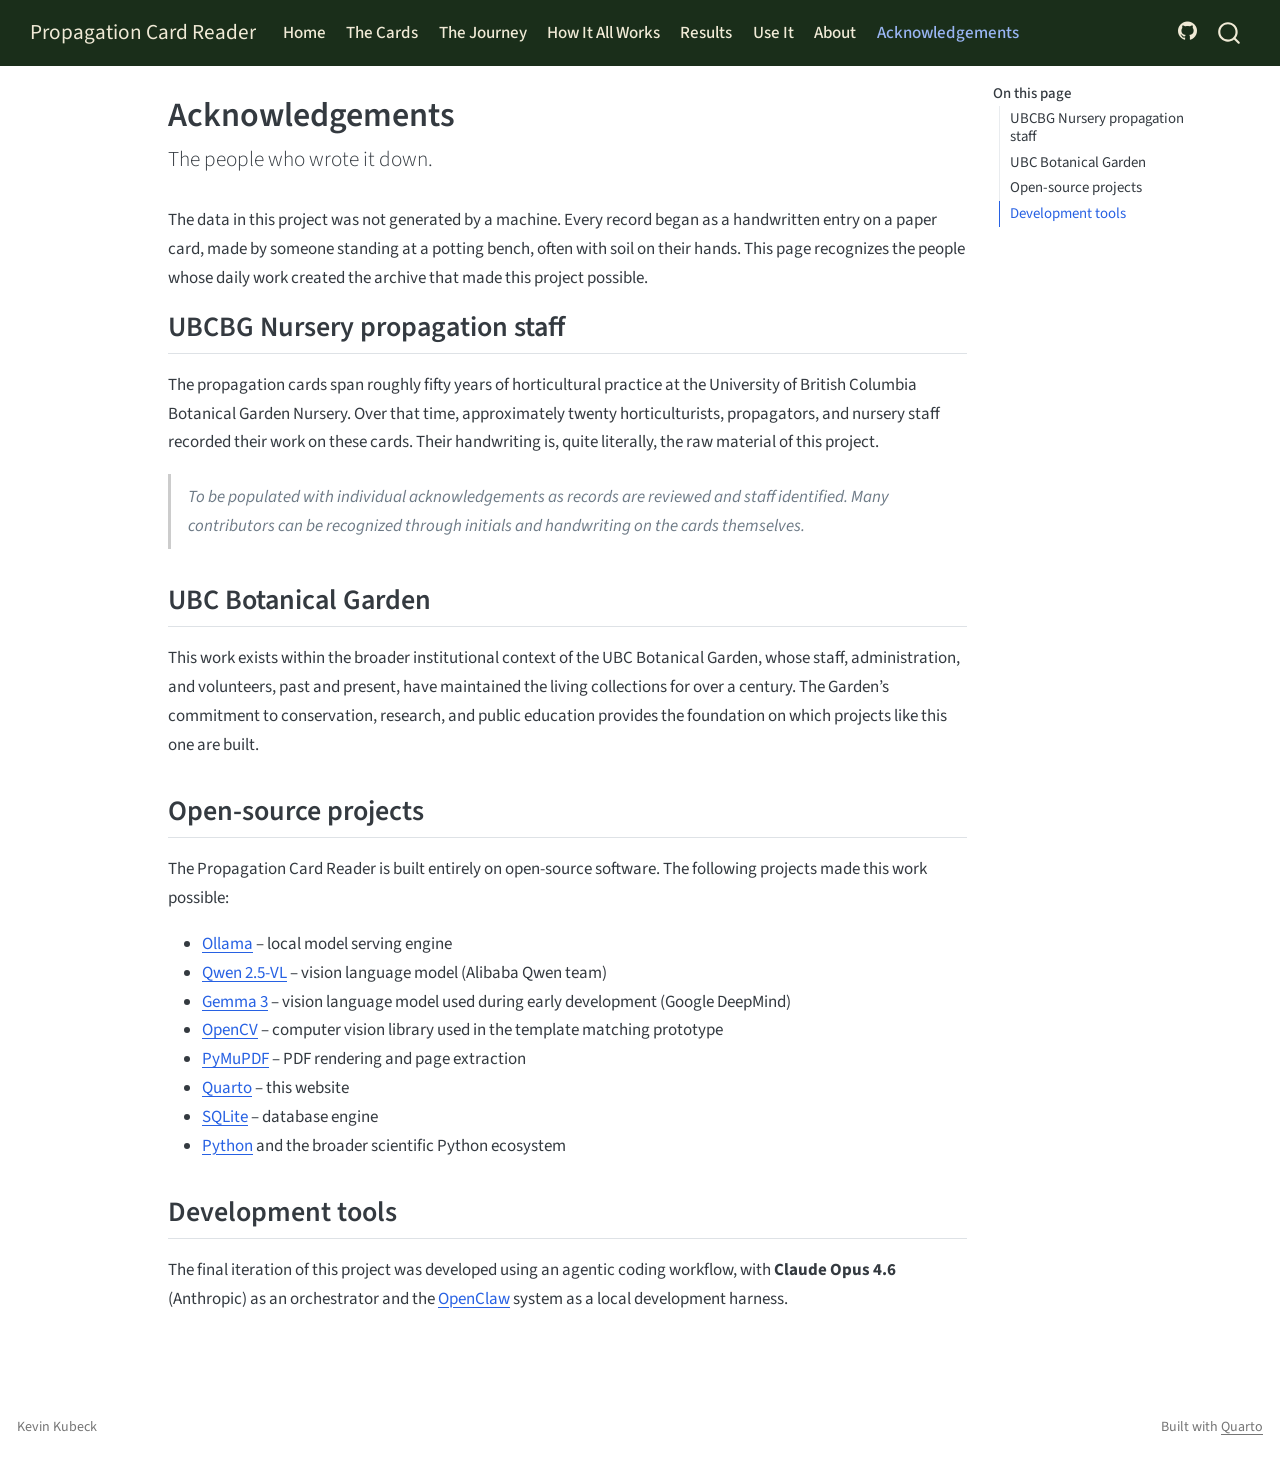
<file: docs/acknowledgements.html>
<!DOCTYPE html>
<html xmlns="http://www.w3.org/1999/xhtml" lang="en" xml:lang="en"><head>

<meta charset="utf-8">
<meta name="generator" content="quarto-1.6.42">

<meta name="viewport" content="width=device-width, initial-scale=1.0, user-scalable=yes">


<title>Acknowledgements – Propagation Card Reader</title>
<style>
code{white-space: pre-wrap;}
span.smallcaps{font-variant: small-caps;}
div.columns{display: flex; gap: min(4vw, 1.5em);}
div.column{flex: auto; overflow-x: auto;}
div.hanging-indent{margin-left: 1.5em; text-indent: -1.5em;}
ul.task-list{list-style: none;}
ul.task-list li input[type="checkbox"] {
  width: 0.8em;
  margin: 0 0.8em 0.2em -1em; /* quarto-specific, see https://github.com/quarto-dev/quarto-cli/issues/4556 */ 
  vertical-align: middle;
}
</style>


<script src="site_libs/quarto-nav/quarto-nav.js"></script>
<script src="site_libs/quarto-nav/headroom.min.js"></script>
<script src="site_libs/clipboard/clipboard.min.js"></script>
<script src="site_libs/quarto-search/autocomplete.umd.js"></script>
<script src="site_libs/quarto-search/fuse.min.js"></script>
<script src="site_libs/quarto-search/quarto-search.js"></script>
<meta name="quarto:offset" content="./">
<script src="site_libs/quarto-html/quarto.js"></script>
<script src="site_libs/quarto-html/popper.min.js"></script>
<script src="site_libs/quarto-html/tippy.umd.min.js"></script>
<script src="site_libs/quarto-html/anchor.min.js"></script>
<link href="site_libs/quarto-html/tippy.css" rel="stylesheet">
<link href="site_libs/quarto-html/quarto-syntax-highlighting-2f5df379a58b258e96c21c0638c20c03.css" rel="stylesheet" id="quarto-text-highlighting-styles">
<script src="site_libs/bootstrap/bootstrap.min.js"></script>
<link href="site_libs/bootstrap/bootstrap-icons.css" rel="stylesheet">
<link href="site_libs/bootstrap/bootstrap-8d88fcbb3e07f864018e4b347a7d8360.min.css" rel="stylesheet" append-hash="true" id="quarto-bootstrap" data-mode="light">
<script id="quarto-search-options" type="application/json">{
  "location": "navbar",
  "copy-button": false,
  "collapse-after": 3,
  "panel-placement": "end",
  "type": "overlay",
  "limit": 50,
  "keyboard-shortcut": [
    "f",
    "/",
    "s"
  ],
  "show-item-context": false,
  "language": {
    "search-no-results-text": "No results",
    "search-matching-documents-text": "matching documents",
    "search-copy-link-title": "Copy link to search",
    "search-hide-matches-text": "Hide additional matches",
    "search-more-match-text": "more match in this document",
    "search-more-matches-text": "more matches in this document",
    "search-clear-button-title": "Clear",
    "search-text-placeholder": "",
    "search-detached-cancel-button-title": "Cancel",
    "search-submit-button-title": "Submit",
    "search-label": "Search"
  }
}</script>


<link rel="stylesheet" href="styles.css">
</head>

<body class="nav-fixed">

<div id="quarto-search-results"></div>
  <header id="quarto-header" class="headroom fixed-top">
    <nav class="navbar navbar-expand-lg " data-bs-theme="dark">
      <div class="navbar-container container-fluid">
      <div class="navbar-brand-container mx-auto">
    <a class="navbar-brand" href="./index.html">
    <span class="navbar-title">Propagation Card Reader</span>
    </a>
  </div>
            <div id="quarto-search" class="" title="Search"></div>
          <button class="navbar-toggler" type="button" data-bs-toggle="collapse" data-bs-target="#navbarCollapse" aria-controls="navbarCollapse" role="menu" aria-expanded="false" aria-label="Toggle navigation" onclick="if (window.quartoToggleHeadroom) { window.quartoToggleHeadroom(); }">
  <span class="navbar-toggler-icon"></span>
</button>
          <div class="collapse navbar-collapse" id="navbarCollapse">
            <ul class="navbar-nav navbar-nav-scroll me-auto">
  <li class="nav-item">
    <a class="nav-link" href="./index.html"> 
<span class="menu-text">Home</span></a>
  </li>  
  <li class="nav-item">
    <a class="nav-link" href="./the-cards.html"> 
<span class="menu-text">The Cards</span></a>
  </li>  
  <li class="nav-item">
    <a class="nav-link" href="./the-journey.html"> 
<span class="menu-text">The Journey</span></a>
  </li>  
  <li class="nav-item">
    <a class="nav-link" href="./concepts.html"> 
<span class="menu-text">How It All Works</span></a>
  </li>  
  <li class="nav-item">
    <a class="nav-link" href="./results.html"> 
<span class="menu-text">Results</span></a>
  </li>  
  <li class="nav-item">
    <a class="nav-link" href="./use-it.html"> 
<span class="menu-text">Use It</span></a>
  </li>  
  <li class="nav-item">
    <a class="nav-link" href="./about.html"> 
<span class="menu-text">About</span></a>
  </li>  
  <li class="nav-item">
    <a class="nav-link active" href="./acknowledgements.html" aria-current="page"> 
<span class="menu-text">Acknowledgements</span></a>
  </li>  
</ul>
            <ul class="navbar-nav navbar-nav-scroll ms-auto">
  <li class="nav-item compact">
    <a class="nav-link" href="https://github.com/Kkubeck/propagation-card-reader"> <i class="bi bi-github" role="img" aria-label="GitHub">
</i> 
<span class="menu-text"></span></a>
  </li>  
</ul>
          </div> <!-- /navcollapse -->
            <div class="quarto-navbar-tools">
</div>
      </div> <!-- /container-fluid -->
    </nav>
</header>
<!-- content -->
<div id="quarto-content" class="quarto-container page-columns page-rows-contents page-layout-article page-navbar">
<!-- sidebar -->
<!-- margin-sidebar -->
    <div id="quarto-margin-sidebar" class="sidebar margin-sidebar">
        <nav id="TOC" role="doc-toc" class="toc-active">
    <h2 id="toc-title">On this page</h2>
   
  <ul>
  <li><a href="#ubcbg-nursery-propagation-staff" id="toc-ubcbg-nursery-propagation-staff" class="nav-link active" data-scroll-target="#ubcbg-nursery-propagation-staff">UBCBG Nursery propagation staff</a></li>
  <li><a href="#ubc-botanical-garden" id="toc-ubc-botanical-garden" class="nav-link" data-scroll-target="#ubc-botanical-garden">UBC Botanical Garden</a></li>
  <li><a href="#open-source-projects" id="toc-open-source-projects" class="nav-link" data-scroll-target="#open-source-projects">Open-source projects</a></li>
  <li><a href="#development-tools" id="toc-development-tools" class="nav-link" data-scroll-target="#development-tools">Development tools</a></li>
  </ul>
</nav>
    </div>
<!-- main -->
<main class="content" id="quarto-document-content">

<header id="title-block-header" class="quarto-title-block default">
<div class="quarto-title">
<h1 class="title">Acknowledgements</h1>
<p class="subtitle lead">The people who wrote it down.</p>
</div>



<div class="quarto-title-meta">

    
  
    
  </div>
  


</header>


<p>The data in this project was not generated by a machine. Every record began as a handwritten entry on a paper card, made by someone standing at a potting bench, often with soil on their hands. This page recognizes the people whose daily work created the archive that made this project possible.</p>
<section id="ubcbg-nursery-propagation-staff" class="level2">
<h2 class="anchored" data-anchor-id="ubcbg-nursery-propagation-staff">UBCBG Nursery propagation staff</h2>
<p>The propagation cards span roughly fifty years of horticultural practice at the University of British Columbia Botanical Garden Nursery. Over that time, approximately twenty horticulturists, propagators, and nursery staff recorded their work on these cards. Their handwriting is, quite literally, the raw material of this project.</p>
<blockquote class="blockquote">
<p><em>To be populated with individual acknowledgements as records are reviewed and staff identified. Many contributors can be recognized through initials and handwriting on the cards themselves.</em></p>
</blockquote>
</section>
<section id="ubc-botanical-garden" class="level2">
<h2 class="anchored" data-anchor-id="ubc-botanical-garden">UBC Botanical Garden</h2>
<p>This work exists within the broader institutional context of the UBC Botanical Garden, whose staff, administration, and volunteers, past and present, have maintained the living collections for over a century. The Garden’s commitment to conservation, research, and public education provides the foundation on which projects like this one are built.</p>
</section>
<section id="open-source-projects" class="level2">
<h2 class="anchored" data-anchor-id="open-source-projects">Open-source projects</h2>
<p>The Propagation Card Reader is built entirely on open-source software. The following projects made this work possible:</p>
<ul>
<li><strong><a href="https://ollama.com/">Ollama</a></strong> – local model serving engine</li>
<li><strong><a href="https://github.com/QwenLM/Qwen2.5-VL">Qwen 2.5-VL</a></strong> – vision language model (Alibaba Qwen team)</li>
<li><strong><a href="https://ai.google.dev/gemma">Gemma 3</a></strong> – vision language model used during early development (Google DeepMind)</li>
<li><strong><a href="https://opencv.org/">OpenCV</a></strong> – computer vision library used in the template matching prototype</li>
<li><strong><a href="https://pymupdf.readthedocs.io/">PyMuPDF</a></strong> – PDF rendering and page extraction</li>
<li><strong><a href="https://quarto.org/">Quarto</a></strong> – this website</li>
<li><strong><a href="https://sqlite.org/">SQLite</a></strong> – database engine</li>
<li><strong><a href="https://python.org/">Python</a></strong> and the broader scientific Python ecosystem</li>
</ul>
</section>
<section id="development-tools" class="level2">
<h2 class="anchored" data-anchor-id="development-tools">Development tools</h2>
<p>The final iteration of this project was developed using an agentic coding workflow, with <strong>Claude Opus 4.6</strong> (Anthropic) as an orchestrator and the <strong><a href="https://github.com/openclaw/openclaw">OpenClaw</a></strong> system as a local development harness.</p>


</section>

</main> <!-- /main -->
<script id="quarto-html-after-body" type="application/javascript">
window.document.addEventListener("DOMContentLoaded", function (event) {
  const toggleBodyColorMode = (bsSheetEl) => {
    const mode = bsSheetEl.getAttribute("data-mode");
    const bodyEl = window.document.querySelector("body");
    if (mode === "dark") {
      bodyEl.classList.add("quarto-dark");
      bodyEl.classList.remove("quarto-light");
    } else {
      bodyEl.classList.add("quarto-light");
      bodyEl.classList.remove("quarto-dark");
    }
  }
  const toggleBodyColorPrimary = () => {
    const bsSheetEl = window.document.querySelector("link#quarto-bootstrap");
    if (bsSheetEl) {
      toggleBodyColorMode(bsSheetEl);
    }
  }
  toggleBodyColorPrimary();  
  const icon = "";
  const anchorJS = new window.AnchorJS();
  anchorJS.options = {
    placement: 'right',
    icon: icon
  };
  anchorJS.add('.anchored');
  const isCodeAnnotation = (el) => {
    for (const clz of el.classList) {
      if (clz.startsWith('code-annotation-')) {                     
        return true;
      }
    }
    return false;
  }
  const onCopySuccess = function(e) {
    // button target
    const button = e.trigger;
    // don't keep focus
    button.blur();
    // flash "checked"
    button.classList.add('code-copy-button-checked');
    var currentTitle = button.getAttribute("title");
    button.setAttribute("title", "Copied!");
    let tooltip;
    if (window.bootstrap) {
      button.setAttribute("data-bs-toggle", "tooltip");
      button.setAttribute("data-bs-placement", "left");
      button.setAttribute("data-bs-title", "Copied!");
      tooltip = new bootstrap.Tooltip(button, 
        { trigger: "manual", 
          customClass: "code-copy-button-tooltip",
          offset: [0, -8]});
      tooltip.show();    
    }
    setTimeout(function() {
      if (tooltip) {
        tooltip.hide();
        button.removeAttribute("data-bs-title");
        button.removeAttribute("data-bs-toggle");
        button.removeAttribute("data-bs-placement");
      }
      button.setAttribute("title", currentTitle);
      button.classList.remove('code-copy-button-checked');
    }, 1000);
    // clear code selection
    e.clearSelection();
  }
  const getTextToCopy = function(trigger) {
      const codeEl = trigger.previousElementSibling.cloneNode(true);
      for (const childEl of codeEl.children) {
        if (isCodeAnnotation(childEl)) {
          childEl.remove();
        }
      }
      return codeEl.innerText;
  }
  const clipboard = new window.ClipboardJS('.code-copy-button:not([data-in-quarto-modal])', {
    text: getTextToCopy
  });
  clipboard.on('success', onCopySuccess);
  if (window.document.getElementById('quarto-embedded-source-code-modal')) {
    const clipboardModal = new window.ClipboardJS('.code-copy-button[data-in-quarto-modal]', {
      text: getTextToCopy,
      container: window.document.getElementById('quarto-embedded-source-code-modal')
    });
    clipboardModal.on('success', onCopySuccess);
  }
    var localhostRegex = new RegExp(/^(?:http|https):\/\/localhost\:?[0-9]*\//);
    var mailtoRegex = new RegExp(/^mailto:/);
      var filterRegex = new RegExp('/' + window.location.host + '/');
    var isInternal = (href) => {
        return filterRegex.test(href) || localhostRegex.test(href) || mailtoRegex.test(href);
    }
    // Inspect non-navigation links and adorn them if external
 	var links = window.document.querySelectorAll('a[href]:not(.nav-link):not(.navbar-brand):not(.toc-action):not(.sidebar-link):not(.sidebar-item-toggle):not(.pagination-link):not(.no-external):not([aria-hidden]):not(.dropdown-item):not(.quarto-navigation-tool):not(.about-link)');
    for (var i=0; i<links.length; i++) {
      const link = links[i];
      if (!isInternal(link.href)) {
        // undo the damage that might have been done by quarto-nav.js in the case of
        // links that we want to consider external
        if (link.dataset.originalHref !== undefined) {
          link.href = link.dataset.originalHref;
        }
      }
    }
  function tippyHover(el, contentFn, onTriggerFn, onUntriggerFn) {
    const config = {
      allowHTML: true,
      maxWidth: 500,
      delay: 100,
      arrow: false,
      appendTo: function(el) {
          return el.parentElement;
      },
      interactive: true,
      interactiveBorder: 10,
      theme: 'quarto',
      placement: 'bottom-start',
    };
    if (contentFn) {
      config.content = contentFn;
    }
    if (onTriggerFn) {
      config.onTrigger = onTriggerFn;
    }
    if (onUntriggerFn) {
      config.onUntrigger = onUntriggerFn;
    }
    window.tippy(el, config); 
  }
  const noterefs = window.document.querySelectorAll('a[role="doc-noteref"]');
  for (var i=0; i<noterefs.length; i++) {
    const ref = noterefs[i];
    tippyHover(ref, function() {
      // use id or data attribute instead here
      let href = ref.getAttribute('data-footnote-href') || ref.getAttribute('href');
      try { href = new URL(href).hash; } catch {}
      const id = href.replace(/^#\/?/, "");
      const note = window.document.getElementById(id);
      if (note) {
        return note.innerHTML;
      } else {
        return "";
      }
    });
  }
  const xrefs = window.document.querySelectorAll('a.quarto-xref');
  const processXRef = (id, note) => {
    // Strip column container classes
    const stripColumnClz = (el) => {
      el.classList.remove("page-full", "page-columns");
      if (el.children) {
        for (const child of el.children) {
          stripColumnClz(child);
        }
      }
    }
    stripColumnClz(note)
    if (id === null || id.startsWith('sec-')) {
      // Special case sections, only their first couple elements
      const container = document.createElement("div");
      if (note.children && note.children.length > 2) {
        container.appendChild(note.children[0].cloneNode(true));
        for (let i = 1; i < note.children.length; i++) {
          const child = note.children[i];
          if (child.tagName === "P" && child.innerText === "") {
            continue;
          } else {
            container.appendChild(child.cloneNode(true));
            break;
          }
        }
        if (window.Quarto?.typesetMath) {
          window.Quarto.typesetMath(container);
        }
        return container.innerHTML
      } else {
        if (window.Quarto?.typesetMath) {
          window.Quarto.typesetMath(note);
        }
        return note.innerHTML;
      }
    } else {
      // Remove any anchor links if they are present
      const anchorLink = note.querySelector('a.anchorjs-link');
      if (anchorLink) {
        anchorLink.remove();
      }
      if (window.Quarto?.typesetMath) {
        window.Quarto.typesetMath(note);
      }
      if (note.classList.contains("callout")) {
        return note.outerHTML;
      } else {
        return note.innerHTML;
      }
    }
  }
  for (var i=0; i<xrefs.length; i++) {
    const xref = xrefs[i];
    tippyHover(xref, undefined, function(instance) {
      instance.disable();
      let url = xref.getAttribute('href');
      let hash = undefined; 
      if (url.startsWith('#')) {
        hash = url;
      } else {
        try { hash = new URL(url).hash; } catch {}
      }
      if (hash) {
        const id = hash.replace(/^#\/?/, "");
        const note = window.document.getElementById(id);
        if (note !== null) {
          try {
            const html = processXRef(id, note.cloneNode(true));
            instance.setContent(html);
          } finally {
            instance.enable();
            instance.show();
          }
        } else {
          // See if we can fetch this
          fetch(url.split('#')[0])
          .then(res => res.text())
          .then(html => {
            const parser = new DOMParser();
            const htmlDoc = parser.parseFromString(html, "text/html");
            const note = htmlDoc.getElementById(id);
            if (note !== null) {
              const html = processXRef(id, note);
              instance.setContent(html);
            } 
          }).finally(() => {
            instance.enable();
            instance.show();
          });
        }
      } else {
        // See if we can fetch a full url (with no hash to target)
        // This is a special case and we should probably do some content thinning / targeting
        fetch(url)
        .then(res => res.text())
        .then(html => {
          const parser = new DOMParser();
          const htmlDoc = parser.parseFromString(html, "text/html");
          const note = htmlDoc.querySelector('main.content');
          if (note !== null) {
            // This should only happen for chapter cross references
            // (since there is no id in the URL)
            // remove the first header
            if (note.children.length > 0 && note.children[0].tagName === "HEADER") {
              note.children[0].remove();
            }
            const html = processXRef(null, note);
            instance.setContent(html);
          } 
        }).finally(() => {
          instance.enable();
          instance.show();
        });
      }
    }, function(instance) {
    });
  }
      let selectedAnnoteEl;
      const selectorForAnnotation = ( cell, annotation) => {
        let cellAttr = 'data-code-cell="' + cell + '"';
        let lineAttr = 'data-code-annotation="' +  annotation + '"';
        const selector = 'span[' + cellAttr + '][' + lineAttr + ']';
        return selector;
      }
      const selectCodeLines = (annoteEl) => {
        const doc = window.document;
        const targetCell = annoteEl.getAttribute("data-target-cell");
        const targetAnnotation = annoteEl.getAttribute("data-target-annotation");
        const annoteSpan = window.document.querySelector(selectorForAnnotation(targetCell, targetAnnotation));
        const lines = annoteSpan.getAttribute("data-code-lines").split(",");
        const lineIds = lines.map((line) => {
          return targetCell + "-" + line;
        })
        let top = null;
        let height = null;
        let parent = null;
        if (lineIds.length > 0) {
            //compute the position of the single el (top and bottom and make a div)
            const el = window.document.getElementById(lineIds[0]);
            top = el.offsetTop;
            height = el.offsetHeight;
            parent = el.parentElement.parentElement;
          if (lineIds.length > 1) {
            const lastEl = window.document.getElementById(lineIds[lineIds.length - 1]);
            const bottom = lastEl.offsetTop + lastEl.offsetHeight;
            height = bottom - top;
          }
          if (top !== null && height !== null && parent !== null) {
            // cook up a div (if necessary) and position it 
            let div = window.document.getElementById("code-annotation-line-highlight");
            if (div === null) {
              div = window.document.createElement("div");
              div.setAttribute("id", "code-annotation-line-highlight");
              div.style.position = 'absolute';
              parent.appendChild(div);
            }
            div.style.top = top - 2 + "px";
            div.style.height = height + 4 + "px";
            div.style.left = 0;
            let gutterDiv = window.document.getElementById("code-annotation-line-highlight-gutter");
            if (gutterDiv === null) {
              gutterDiv = window.document.createElement("div");
              gutterDiv.setAttribute("id", "code-annotation-line-highlight-gutter");
              gutterDiv.style.position = 'absolute';
              const codeCell = window.document.getElementById(targetCell);
              const gutter = codeCell.querySelector('.code-annotation-gutter');
              gutter.appendChild(gutterDiv);
            }
            gutterDiv.style.top = top - 2 + "px";
            gutterDiv.style.height = height + 4 + "px";
          }
          selectedAnnoteEl = annoteEl;
        }
      };
      const unselectCodeLines = () => {
        const elementsIds = ["code-annotation-line-highlight", "code-annotation-line-highlight-gutter"];
        elementsIds.forEach((elId) => {
          const div = window.document.getElementById(elId);
          if (div) {
            div.remove();
          }
        });
        selectedAnnoteEl = undefined;
      };
        // Handle positioning of the toggle
    window.addEventListener(
      "resize",
      throttle(() => {
        elRect = undefined;
        if (selectedAnnoteEl) {
          selectCodeLines(selectedAnnoteEl);
        }
      }, 10)
    );
    function throttle(fn, ms) {
    let throttle = false;
    let timer;
      return (...args) => {
        if(!throttle) { // first call gets through
            fn.apply(this, args);
            throttle = true;
        } else { // all the others get throttled
            if(timer) clearTimeout(timer); // cancel #2
            timer = setTimeout(() => {
              fn.apply(this, args);
              timer = throttle = false;
            }, ms);
        }
      };
    }
      // Attach click handler to the DT
      const annoteDls = window.document.querySelectorAll('dt[data-target-cell]');
      for (const annoteDlNode of annoteDls) {
        annoteDlNode.addEventListener('click', (event) => {
          const clickedEl = event.target;
          if (clickedEl !== selectedAnnoteEl) {
            unselectCodeLines();
            const activeEl = window.document.querySelector('dt[data-target-cell].code-annotation-active');
            if (activeEl) {
              activeEl.classList.remove('code-annotation-active');
            }
            selectCodeLines(clickedEl);
            clickedEl.classList.add('code-annotation-active');
          } else {
            // Unselect the line
            unselectCodeLines();
            clickedEl.classList.remove('code-annotation-active');
          }
        });
      }
  const findCites = (el) => {
    const parentEl = el.parentElement;
    if (parentEl) {
      const cites = parentEl.dataset.cites;
      if (cites) {
        return {
          el,
          cites: cites.split(' ')
        };
      } else {
        return findCites(el.parentElement)
      }
    } else {
      return undefined;
    }
  };
  var bibliorefs = window.document.querySelectorAll('a[role="doc-biblioref"]');
  for (var i=0; i<bibliorefs.length; i++) {
    const ref = bibliorefs[i];
    const citeInfo = findCites(ref);
    if (citeInfo) {
      tippyHover(citeInfo.el, function() {
        var popup = window.document.createElement('div');
        citeInfo.cites.forEach(function(cite) {
          var citeDiv = window.document.createElement('div');
          citeDiv.classList.add('hanging-indent');
          citeDiv.classList.add('csl-entry');
          var biblioDiv = window.document.getElementById('ref-' + cite);
          if (biblioDiv) {
            citeDiv.innerHTML = biblioDiv.innerHTML;
          }
          popup.appendChild(citeDiv);
        });
        return popup.innerHTML;
      });
    }
  }
});
</script>
</div> <!-- /content -->
<footer class="footer">
  <div class="nav-footer">
    <div class="nav-footer-left">
<p>Kevin Kubeck</p>
</div>   
    <div class="nav-footer-center">
      &nbsp;
    </div>
    <div class="nav-footer-right">
<p>Built with <a href="https://quarto.org/">Quarto</a></p>
</div>
  </div>
</footer>




</body></html>
</file>
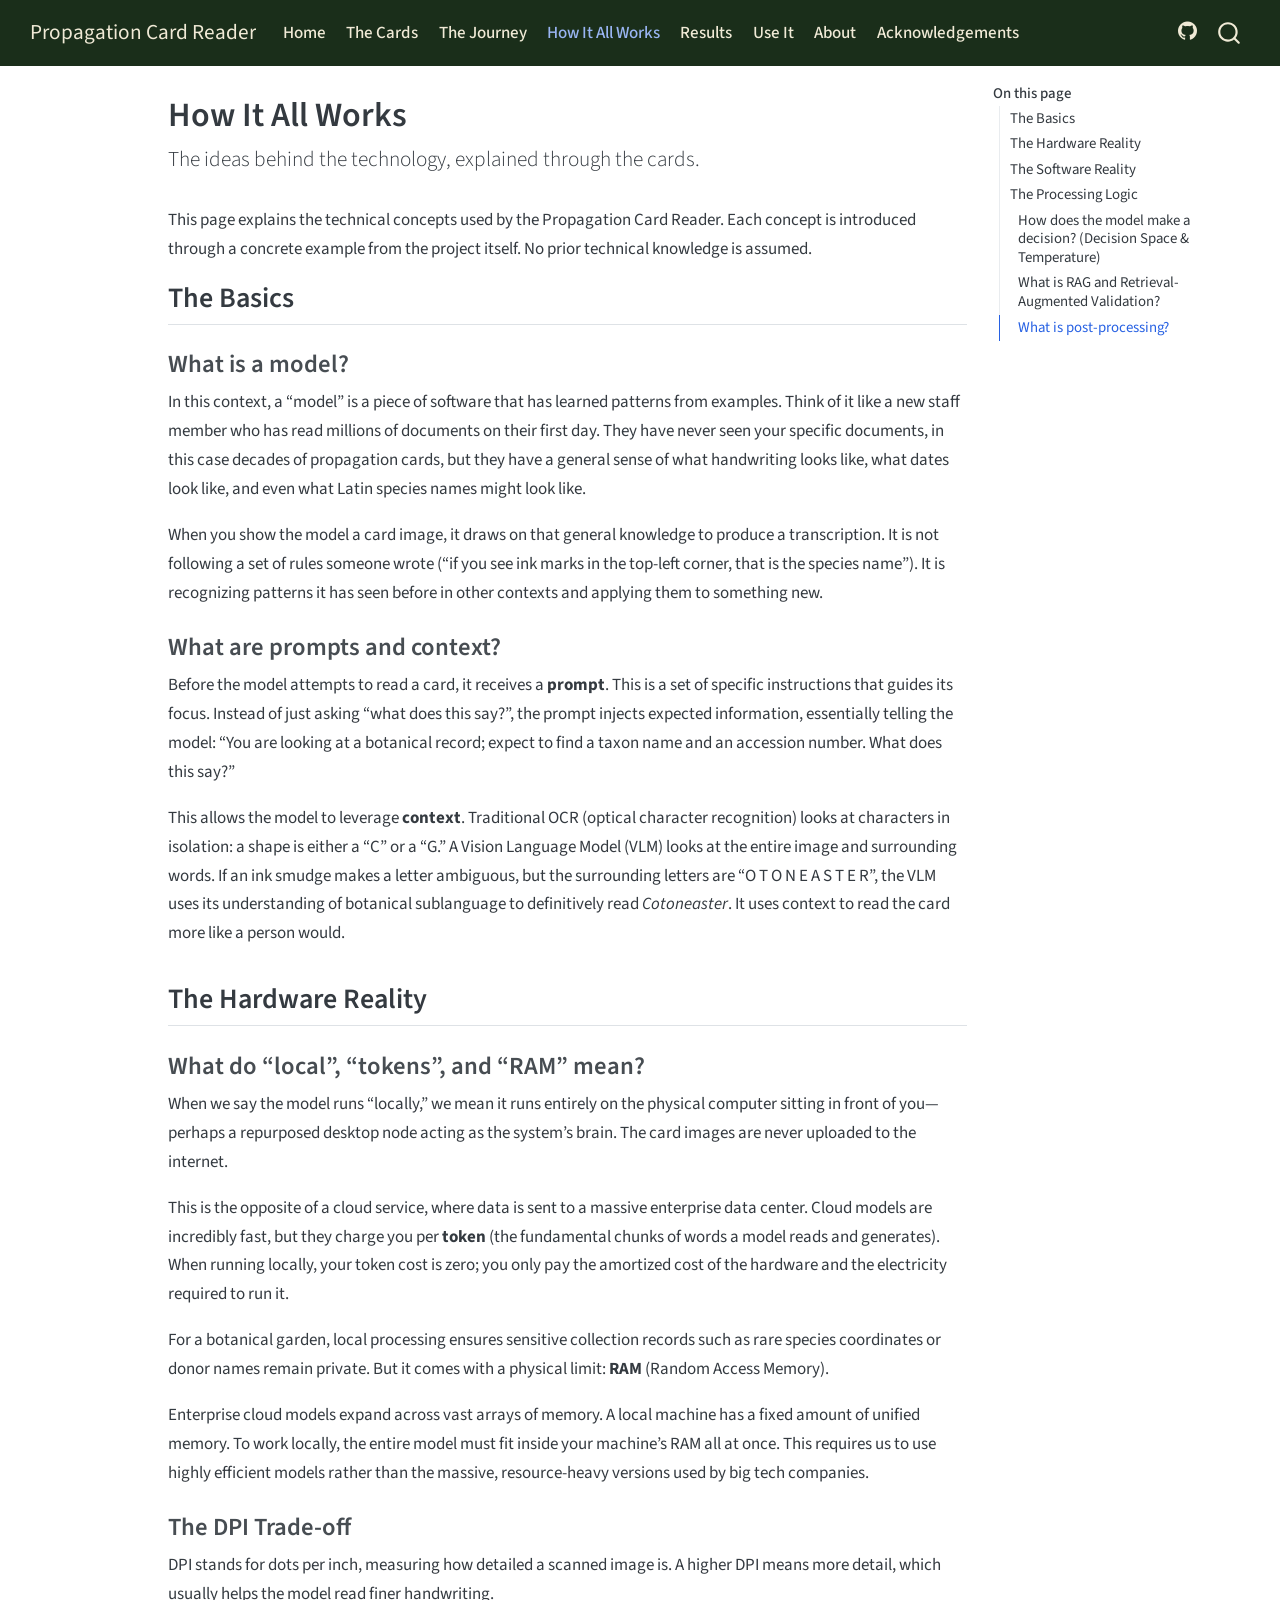
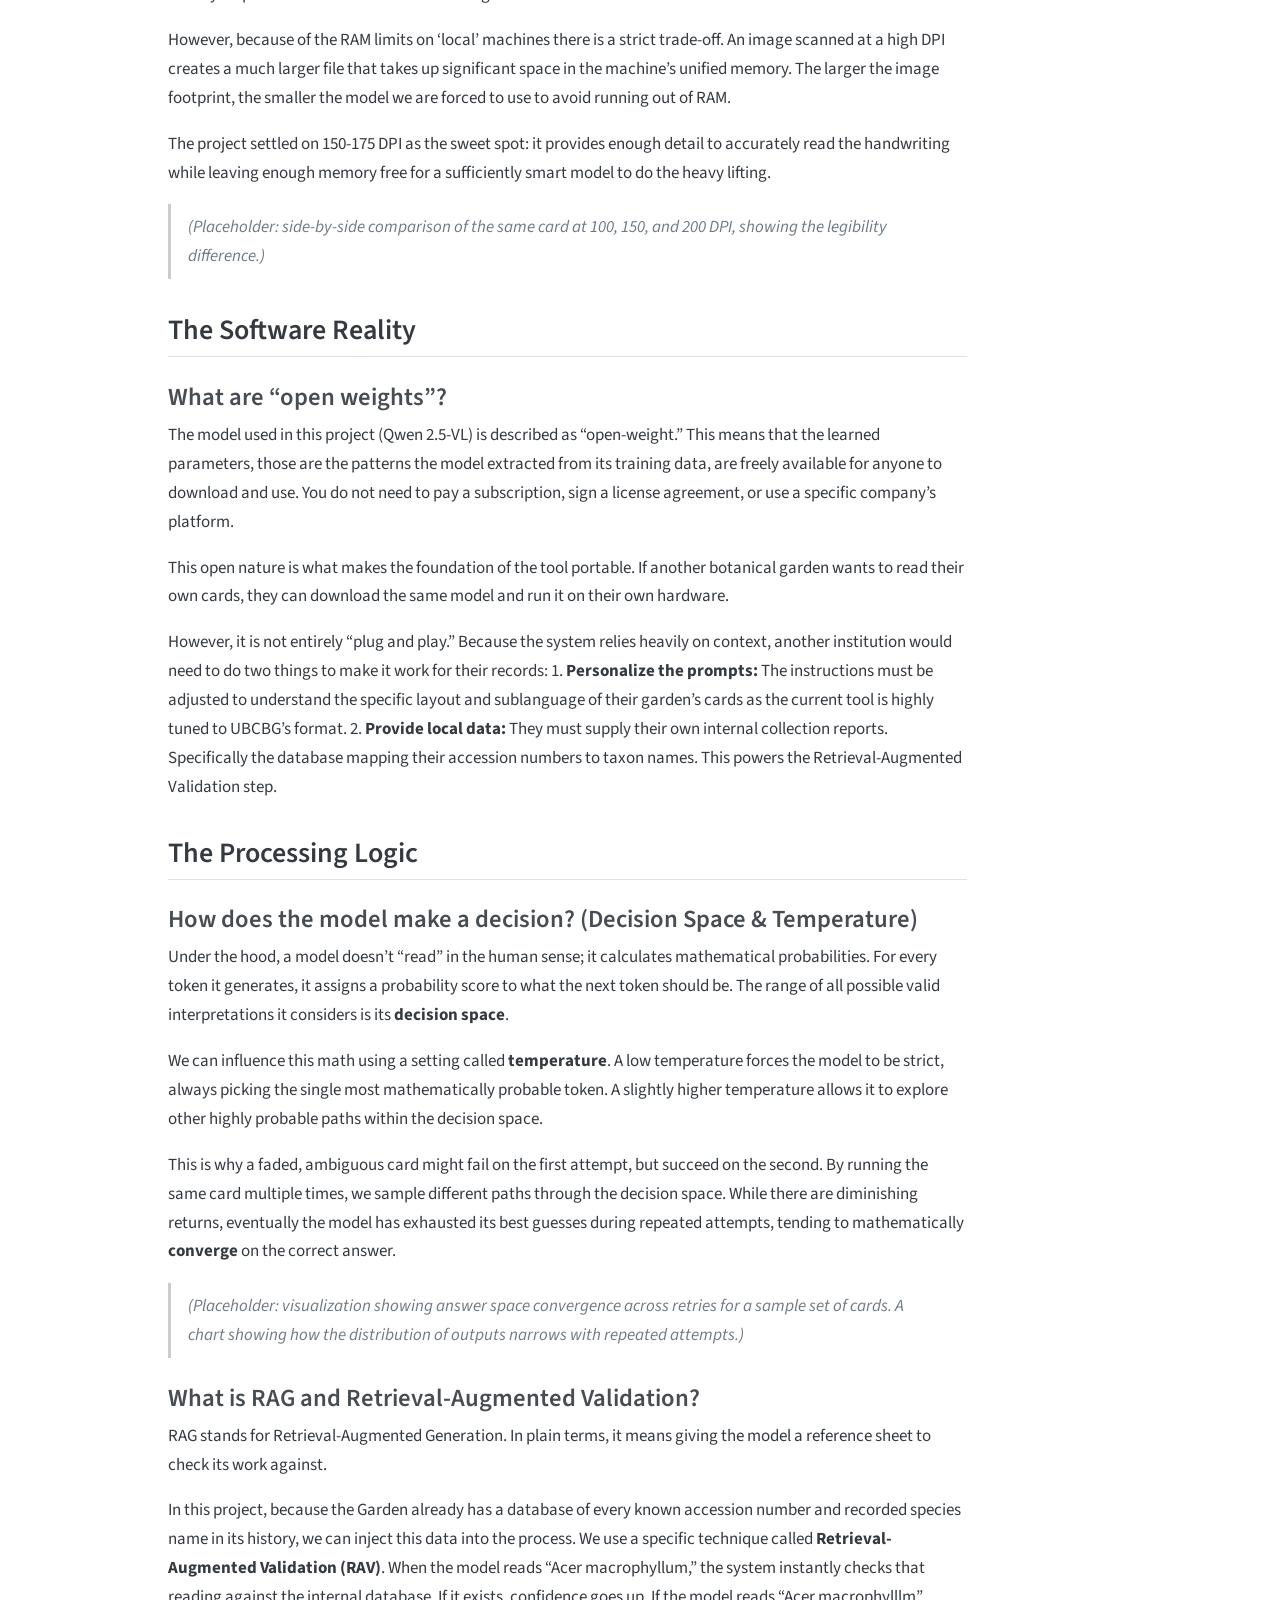
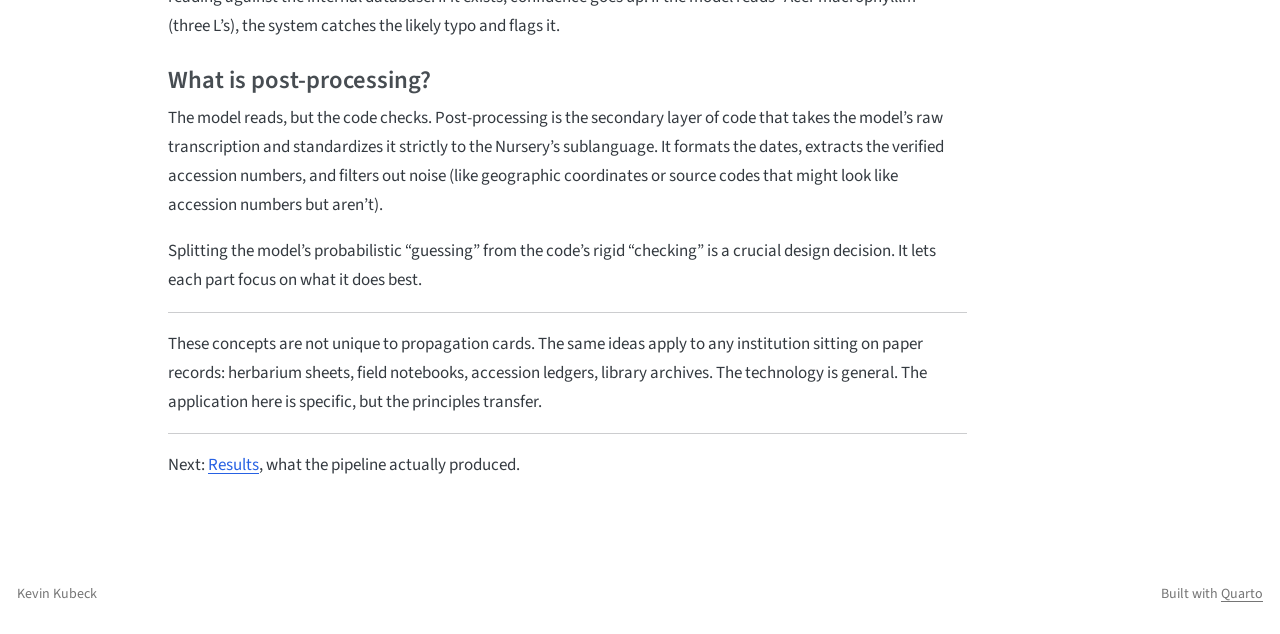
<file: docs/concepts.html>
<!DOCTYPE html>
<html xmlns="http://www.w3.org/1999/xhtml" lang="en" xml:lang="en"><head>

<meta charset="utf-8">
<meta name="generator" content="quarto-1.6.42">

<meta name="viewport" content="width=device-width, initial-scale=1.0, user-scalable=yes">


<title>How It All Works – Propagation Card Reader</title>
<style>
code{white-space: pre-wrap;}
span.smallcaps{font-variant: small-caps;}
div.columns{display: flex; gap: min(4vw, 1.5em);}
div.column{flex: auto; overflow-x: auto;}
div.hanging-indent{margin-left: 1.5em; text-indent: -1.5em;}
ul.task-list{list-style: none;}
ul.task-list li input[type="checkbox"] {
  width: 0.8em;
  margin: 0 0.8em 0.2em -1em; /* quarto-specific, see https://github.com/quarto-dev/quarto-cli/issues/4556 */ 
  vertical-align: middle;
}
</style>


<script src="site_libs/quarto-nav/quarto-nav.js"></script>
<script src="site_libs/quarto-nav/headroom.min.js"></script>
<script src="site_libs/clipboard/clipboard.min.js"></script>
<script src="site_libs/quarto-search/autocomplete.umd.js"></script>
<script src="site_libs/quarto-search/fuse.min.js"></script>
<script src="site_libs/quarto-search/quarto-search.js"></script>
<meta name="quarto:offset" content="./">
<script src="site_libs/quarto-html/quarto.js"></script>
<script src="site_libs/quarto-html/popper.min.js"></script>
<script src="site_libs/quarto-html/tippy.umd.min.js"></script>
<script src="site_libs/quarto-html/anchor.min.js"></script>
<link href="site_libs/quarto-html/tippy.css" rel="stylesheet">
<link href="site_libs/quarto-html/quarto-syntax-highlighting-2f5df379a58b258e96c21c0638c20c03.css" rel="stylesheet" id="quarto-text-highlighting-styles">
<script src="site_libs/bootstrap/bootstrap.min.js"></script>
<link href="site_libs/bootstrap/bootstrap-icons.css" rel="stylesheet">
<link href="site_libs/bootstrap/bootstrap-8d88fcbb3e07f864018e4b347a7d8360.min.css" rel="stylesheet" append-hash="true" id="quarto-bootstrap" data-mode="light">
<script id="quarto-search-options" type="application/json">{
  "location": "navbar",
  "copy-button": false,
  "collapse-after": 3,
  "panel-placement": "end",
  "type": "overlay",
  "limit": 50,
  "keyboard-shortcut": [
    "f",
    "/",
    "s"
  ],
  "show-item-context": false,
  "language": {
    "search-no-results-text": "No results",
    "search-matching-documents-text": "matching documents",
    "search-copy-link-title": "Copy link to search",
    "search-hide-matches-text": "Hide additional matches",
    "search-more-match-text": "more match in this document",
    "search-more-matches-text": "more matches in this document",
    "search-clear-button-title": "Clear",
    "search-text-placeholder": "",
    "search-detached-cancel-button-title": "Cancel",
    "search-submit-button-title": "Submit",
    "search-label": "Search"
  }
}</script>


<link rel="stylesheet" href="styles.css">
</head>

<body class="nav-fixed">

<div id="quarto-search-results"></div>
  <header id="quarto-header" class="headroom fixed-top">
    <nav class="navbar navbar-expand-lg " data-bs-theme="dark">
      <div class="navbar-container container-fluid">
      <div class="navbar-brand-container mx-auto">
    <a class="navbar-brand" href="./index.html">
    <span class="navbar-title">Propagation Card Reader</span>
    </a>
  </div>
            <div id="quarto-search" class="" title="Search"></div>
          <button class="navbar-toggler" type="button" data-bs-toggle="collapse" data-bs-target="#navbarCollapse" aria-controls="navbarCollapse" role="menu" aria-expanded="false" aria-label="Toggle navigation" onclick="if (window.quartoToggleHeadroom) { window.quartoToggleHeadroom(); }">
  <span class="navbar-toggler-icon"></span>
</button>
          <div class="collapse navbar-collapse" id="navbarCollapse">
            <ul class="navbar-nav navbar-nav-scroll me-auto">
  <li class="nav-item">
    <a class="nav-link" href="./index.html"> 
<span class="menu-text">Home</span></a>
  </li>  
  <li class="nav-item">
    <a class="nav-link" href="./the-cards.html"> 
<span class="menu-text">The Cards</span></a>
  </li>  
  <li class="nav-item">
    <a class="nav-link" href="./the-journey.html"> 
<span class="menu-text">The Journey</span></a>
  </li>  
  <li class="nav-item">
    <a class="nav-link active" href="./concepts.html" aria-current="page"> 
<span class="menu-text">How It All Works</span></a>
  </li>  
  <li class="nav-item">
    <a class="nav-link" href="./results.html"> 
<span class="menu-text">Results</span></a>
  </li>  
  <li class="nav-item">
    <a class="nav-link" href="./use-it.html"> 
<span class="menu-text">Use It</span></a>
  </li>  
  <li class="nav-item">
    <a class="nav-link" href="./about.html"> 
<span class="menu-text">About</span></a>
  </li>  
  <li class="nav-item">
    <a class="nav-link" href="./acknowledgements.html"> 
<span class="menu-text">Acknowledgements</span></a>
  </li>  
</ul>
            <ul class="navbar-nav navbar-nav-scroll ms-auto">
  <li class="nav-item compact">
    <a class="nav-link" href="https://github.com/Kkubeck/propagation-card-reader"> <i class="bi bi-github" role="img" aria-label="GitHub">
</i> 
<span class="menu-text"></span></a>
  </li>  
</ul>
          </div> <!-- /navcollapse -->
            <div class="quarto-navbar-tools">
</div>
      </div> <!-- /container-fluid -->
    </nav>
</header>
<!-- content -->
<div id="quarto-content" class="quarto-container page-columns page-rows-contents page-layout-article page-navbar">
<!-- sidebar -->
<!-- margin-sidebar -->
    <div id="quarto-margin-sidebar" class="sidebar margin-sidebar">
        <nav id="TOC" role="doc-toc" class="toc-active">
    <h2 id="toc-title">On this page</h2>
   
  <ul>
  <li><a href="#the-basics" id="toc-the-basics" class="nav-link active" data-scroll-target="#the-basics">The Basics</a>
  <ul class="collapse">
  <li><a href="#what-is-a-model" id="toc-what-is-a-model" class="nav-link" data-scroll-target="#what-is-a-model">What is a model?</a></li>
  <li><a href="#what-are-prompts-and-context" id="toc-what-are-prompts-and-context" class="nav-link" data-scroll-target="#what-are-prompts-and-context">What are prompts and context?</a></li>
  </ul></li>
  <li><a href="#the-hardware-reality" id="toc-the-hardware-reality" class="nav-link" data-scroll-target="#the-hardware-reality">The Hardware Reality</a>
  <ul class="collapse">
  <li><a href="#what-do-local-tokens-and-ram-mean" id="toc-what-do-local-tokens-and-ram-mean" class="nav-link" data-scroll-target="#what-do-local-tokens-and-ram-mean">What do “local”, “tokens”, and “RAM” mean?</a></li>
  <li><a href="#the-dpi-trade-off" id="toc-the-dpi-trade-off" class="nav-link" data-scroll-target="#the-dpi-trade-off">The DPI Trade-off</a></li>
  </ul></li>
  <li><a href="#the-software-reality" id="toc-the-software-reality" class="nav-link" data-scroll-target="#the-software-reality">The Software Reality</a>
  <ul class="collapse">
  <li><a href="#what-are-open-weights" id="toc-what-are-open-weights" class="nav-link" data-scroll-target="#what-are-open-weights">What are “open weights”?</a></li>
  </ul></li>
  <li><a href="#the-processing-logic" id="toc-the-processing-logic" class="nav-link" data-scroll-target="#the-processing-logic">The Processing Logic</a>
  <ul class="collapse">
  <li><a href="#how-does-the-model-make-a-decision-decision-space-temperature" id="toc-how-does-the-model-make-a-decision-decision-space-temperature" class="nav-link" data-scroll-target="#how-does-the-model-make-a-decision-decision-space-temperature">How does the model make a decision? (Decision Space &amp; Temperature)</a></li>
  <li><a href="#what-is-rag-and-retrieval-augmented-validation" id="toc-what-is-rag-and-retrieval-augmented-validation" class="nav-link" data-scroll-target="#what-is-rag-and-retrieval-augmented-validation">What is RAG and Retrieval-Augmented Validation?</a></li>
  <li><a href="#what-is-post-processing" id="toc-what-is-post-processing" class="nav-link" data-scroll-target="#what-is-post-processing">What is post-processing?</a></li>
  </ul></li>
  </ul>
</nav>
    </div>
<!-- main -->
<main class="content" id="quarto-document-content">

<header id="title-block-header" class="quarto-title-block default">
<div class="quarto-title">
<h1 class="title">How It All Works</h1>
<p class="subtitle lead">The ideas behind the technology, explained through the cards.</p>
</div>



<div class="quarto-title-meta">

    
  
    
  </div>
  


</header>


<p>This page explains the technical concepts used by the Propagation Card Reader. Each concept is introduced through a concrete example from the project itself. No prior technical knowledge is assumed.</p>
<section id="the-basics" class="level2">
<h2 class="anchored" data-anchor-id="the-basics">The Basics</h2>
<section id="what-is-a-model" class="level3">
<h3 class="anchored" data-anchor-id="what-is-a-model">What is a model?</h3>
<p>In this context, a “model” is a piece of software that has learned patterns from examples. Think of it like a new staff member who has read millions of documents on their first day. They have never seen your specific documents, in this case decades of propagation cards, but they have a general sense of what handwriting looks like, what dates look like, and even what Latin species names might look like.</p>
<p>When you show the model a card image, it draws on that general knowledge to produce a transcription. It is not following a set of rules someone wrote (“if you see ink marks in the top-left corner, that is the species name”). It is recognizing patterns it has seen before in other contexts and applying them to something new.</p>
</section>
<section id="what-are-prompts-and-context" class="level3">
<h3 class="anchored" data-anchor-id="what-are-prompts-and-context">What are prompts and context?</h3>
<p>Before the model attempts to read a card, it receives a <strong>prompt</strong>. This is a set of specific instructions that guides its focus. Instead of just asking “what does this say?”, the prompt injects expected information, essentially telling the model: “You are looking at a botanical record; expect to find a taxon name and an accession number. What does this say?”</p>
<p>This allows the model to leverage <strong>context</strong>. Traditional OCR (optical character recognition) looks at characters in isolation: a shape is either a “C” or a “G.” A Vision Language Model (VLM) looks at the entire image and surrounding words. If an ink smudge makes a letter ambiguous, but the surrounding letters are “O T O N E A S T E R”, the VLM uses its understanding of botanical sublanguage to definitively read <em>Cotoneaster</em>. It uses context to read the card more like a person would.</p>
</section>
</section>
<section id="the-hardware-reality" class="level2">
<h2 class="anchored" data-anchor-id="the-hardware-reality">The Hardware Reality</h2>
<section id="what-do-local-tokens-and-ram-mean" class="level3">
<h3 class="anchored" data-anchor-id="what-do-local-tokens-and-ram-mean">What do “local”, “tokens”, and “RAM” mean?</h3>
<p>When we say the model runs “locally,” we mean it runs entirely on the physical computer sitting in front of you—perhaps a repurposed desktop node acting as the system’s brain. The card images are never uploaded to the internet.</p>
<p>This is the opposite of a cloud service, where data is sent to a massive enterprise data center. Cloud models are incredibly fast, but they charge you per <strong>token</strong> (the fundamental chunks of words a model reads and generates). When running locally, your token cost is zero; you only pay the amortized cost of the hardware and the electricity required to run it.</p>
<p>For a botanical garden, local processing ensures sensitive collection records such as rare species coordinates or donor names remain private. But it comes with a physical limit: <strong>RAM</strong> (Random Access Memory).</p>
<p>Enterprise cloud models expand across vast arrays of memory. A local machine has a fixed amount of unified memory. To work locally, the entire model must fit inside your machine’s RAM all at once. This requires us to use highly efficient models rather than the massive, resource-heavy versions used by big tech companies.</p>
</section>
<section id="the-dpi-trade-off" class="level3">
<h3 class="anchored" data-anchor-id="the-dpi-trade-off">The DPI Trade-off</h3>
<p>DPI stands for dots per inch, measuring how detailed a scanned image is. A higher DPI means more detail, which usually helps the model read finer handwriting.</p>
<p>However, because of the RAM limits on ‘local’ machines there is a strict trade-off. An image scanned at a high DPI creates a much larger file that takes up significant space in the machine’s unified memory. The larger the image footprint, the smaller the model we are forced to use to avoid running out of RAM.</p>
<p>The project settled on 150-175 DPI as the sweet spot: it provides enough detail to accurately read the handwriting while leaving enough memory free for a sufficiently smart model to do the heavy lifting.</p>
<blockquote class="blockquote">
<p><em>(Placeholder: side-by-side comparison of the same card at 100, 150, and 200 DPI, showing the legibility difference.)</em></p>
</blockquote>
</section>
</section>
<section id="the-software-reality" class="level2">
<h2 class="anchored" data-anchor-id="the-software-reality">The Software Reality</h2>
<section id="what-are-open-weights" class="level3">
<h3 class="anchored" data-anchor-id="what-are-open-weights">What are “open weights”?</h3>
<p>The model used in this project (Qwen 2.5-VL) is described as “open-weight.” This means that the learned parameters, those are the patterns the model extracted from its training data, are freely available for anyone to download and use. You do not need to pay a subscription, sign a license agreement, or use a specific company’s platform.</p>
<p>This open nature is what makes the foundation of the tool portable. If another botanical garden wants to read their own cards, they can download the same model and run it on their own hardware.</p>
<p>However, it is not entirely “plug and play.” Because the system relies heavily on context, another institution would need to do two things to make it work for their records: 1. <strong>Personalize the prompts:</strong> The instructions must be adjusted to understand the specific layout and sublanguage of their garden’s cards as the current tool is highly tuned to UBCBG’s format. 2. <strong>Provide local data:</strong> They must supply their own internal collection reports. Specifically the database mapping their accession numbers to taxon names. This powers the Retrieval-Augmented Validation step.</p>
</section>
</section>
<section id="the-processing-logic" class="level2">
<h2 class="anchored" data-anchor-id="the-processing-logic">The Processing Logic</h2>
<section id="how-does-the-model-make-a-decision-decision-space-temperature" class="level3">
<h3 class="anchored" data-anchor-id="how-does-the-model-make-a-decision-decision-space-temperature">How does the model make a decision? (Decision Space &amp; Temperature)</h3>
<p>Under the hood, a model doesn’t “read” in the human sense; it calculates mathematical probabilities. For every token it generates, it assigns a probability score to what the next token should be. The range of all possible valid interpretations it considers is its <strong>decision space</strong>.</p>
<p>We can influence this math using a setting called <strong>temperature</strong>. A low temperature forces the model to be strict, always picking the single most mathematically probable token. A slightly higher temperature allows it to explore other highly probable paths within the decision space.</p>
<p>This is why a faded, ambiguous card might fail on the first attempt, but succeed on the second. By running the same card multiple times, we sample different paths through the decision space. While there are diminishing returns, eventually the model has exhausted its best guesses during repeated attempts, tending to mathematically <strong>converge</strong> on the correct answer.</p>
<blockquote class="blockquote">
<p><em>(Placeholder: visualization showing answer space convergence across retries for a sample set of cards. A chart showing how the distribution of outputs narrows with repeated attempts.)</em></p>
</blockquote>
</section>
<section id="what-is-rag-and-retrieval-augmented-validation" class="level3">
<h3 class="anchored" data-anchor-id="what-is-rag-and-retrieval-augmented-validation">What is RAG and Retrieval-Augmented Validation?</h3>
<p>RAG stands for Retrieval-Augmented Generation. In plain terms, it means giving the model a reference sheet to check its work against.</p>
<p>In this project, because the Garden already has a database of every known accession number and recorded species name in its history, we can inject this data into the process. We use a specific technique called <strong>Retrieval-Augmented Validation (RAV)</strong>. When the model reads “Acer macrophyllum,” the system instantly checks that reading against the internal database. If it exists, confidence goes up. If the model reads “Acer macrophylllm” (three L’s), the system catches the likely typo and flags it.</p>
</section>
<section id="what-is-post-processing" class="level3">
<h3 class="anchored" data-anchor-id="what-is-post-processing">What is post-processing?</h3>
<p>The model reads, but the code checks. Post-processing is the secondary layer of code that takes the model’s raw transcription and standardizes it strictly to the Nursery’s sublanguage. It formats the dates, extracts the verified accession numbers, and filters out noise (like geographic coordinates or source codes that might look like accession numbers but aren’t).</p>
<p>Splitting the model’s probabilistic “guessing” from the code’s rigid “checking” is a crucial design decision. It lets each part focus on what it does best.</p>
<hr>
<p>These concepts are not unique to propagation cards. The same ideas apply to any institution sitting on paper records: herbarium sheets, field notebooks, accession ledgers, library archives. The technology is general. The application here is specific, but the principles transfer.</p>
<hr>
<p>Next: <a href="./results.html">Results</a>, what the pipeline actually produced.</p>


</section>
</section>

</main> <!-- /main -->
<script id="quarto-html-after-body" type="application/javascript">
window.document.addEventListener("DOMContentLoaded", function (event) {
  const toggleBodyColorMode = (bsSheetEl) => {
    const mode = bsSheetEl.getAttribute("data-mode");
    const bodyEl = window.document.querySelector("body");
    if (mode === "dark") {
      bodyEl.classList.add("quarto-dark");
      bodyEl.classList.remove("quarto-light");
    } else {
      bodyEl.classList.add("quarto-light");
      bodyEl.classList.remove("quarto-dark");
    }
  }
  const toggleBodyColorPrimary = () => {
    const bsSheetEl = window.document.querySelector("link#quarto-bootstrap");
    if (bsSheetEl) {
      toggleBodyColorMode(bsSheetEl);
    }
  }
  toggleBodyColorPrimary();  
  const icon = "";
  const anchorJS = new window.AnchorJS();
  anchorJS.options = {
    placement: 'right',
    icon: icon
  };
  anchorJS.add('.anchored');
  const isCodeAnnotation = (el) => {
    for (const clz of el.classList) {
      if (clz.startsWith('code-annotation-')) {                     
        return true;
      }
    }
    return false;
  }
  const onCopySuccess = function(e) {
    // button target
    const button = e.trigger;
    // don't keep focus
    button.blur();
    // flash "checked"
    button.classList.add('code-copy-button-checked');
    var currentTitle = button.getAttribute("title");
    button.setAttribute("title", "Copied!");
    let tooltip;
    if (window.bootstrap) {
      button.setAttribute("data-bs-toggle", "tooltip");
      button.setAttribute("data-bs-placement", "left");
      button.setAttribute("data-bs-title", "Copied!");
      tooltip = new bootstrap.Tooltip(button, 
        { trigger: "manual", 
          customClass: "code-copy-button-tooltip",
          offset: [0, -8]});
      tooltip.show();    
    }
    setTimeout(function() {
      if (tooltip) {
        tooltip.hide();
        button.removeAttribute("data-bs-title");
        button.removeAttribute("data-bs-toggle");
        button.removeAttribute("data-bs-placement");
      }
      button.setAttribute("title", currentTitle);
      button.classList.remove('code-copy-button-checked');
    }, 1000);
    // clear code selection
    e.clearSelection();
  }
  const getTextToCopy = function(trigger) {
      const codeEl = trigger.previousElementSibling.cloneNode(true);
      for (const childEl of codeEl.children) {
        if (isCodeAnnotation(childEl)) {
          childEl.remove();
        }
      }
      return codeEl.innerText;
  }
  const clipboard = new window.ClipboardJS('.code-copy-button:not([data-in-quarto-modal])', {
    text: getTextToCopy
  });
  clipboard.on('success', onCopySuccess);
  if (window.document.getElementById('quarto-embedded-source-code-modal')) {
    const clipboardModal = new window.ClipboardJS('.code-copy-button[data-in-quarto-modal]', {
      text: getTextToCopy,
      container: window.document.getElementById('quarto-embedded-source-code-modal')
    });
    clipboardModal.on('success', onCopySuccess);
  }
    var localhostRegex = new RegExp(/^(?:http|https):\/\/localhost\:?[0-9]*\//);
    var mailtoRegex = new RegExp(/^mailto:/);
      var filterRegex = new RegExp('/' + window.location.host + '/');
    var isInternal = (href) => {
        return filterRegex.test(href) || localhostRegex.test(href) || mailtoRegex.test(href);
    }
    // Inspect non-navigation links and adorn them if external
 	var links = window.document.querySelectorAll('a[href]:not(.nav-link):not(.navbar-brand):not(.toc-action):not(.sidebar-link):not(.sidebar-item-toggle):not(.pagination-link):not(.no-external):not([aria-hidden]):not(.dropdown-item):not(.quarto-navigation-tool):not(.about-link)');
    for (var i=0; i<links.length; i++) {
      const link = links[i];
      if (!isInternal(link.href)) {
        // undo the damage that might have been done by quarto-nav.js in the case of
        // links that we want to consider external
        if (link.dataset.originalHref !== undefined) {
          link.href = link.dataset.originalHref;
        }
      }
    }
  function tippyHover(el, contentFn, onTriggerFn, onUntriggerFn) {
    const config = {
      allowHTML: true,
      maxWidth: 500,
      delay: 100,
      arrow: false,
      appendTo: function(el) {
          return el.parentElement;
      },
      interactive: true,
      interactiveBorder: 10,
      theme: 'quarto',
      placement: 'bottom-start',
    };
    if (contentFn) {
      config.content = contentFn;
    }
    if (onTriggerFn) {
      config.onTrigger = onTriggerFn;
    }
    if (onUntriggerFn) {
      config.onUntrigger = onUntriggerFn;
    }
    window.tippy(el, config); 
  }
  const noterefs = window.document.querySelectorAll('a[role="doc-noteref"]');
  for (var i=0; i<noterefs.length; i++) {
    const ref = noterefs[i];
    tippyHover(ref, function() {
      // use id or data attribute instead here
      let href = ref.getAttribute('data-footnote-href') || ref.getAttribute('href');
      try { href = new URL(href).hash; } catch {}
      const id = href.replace(/^#\/?/, "");
      const note = window.document.getElementById(id);
      if (note) {
        return note.innerHTML;
      } else {
        return "";
      }
    });
  }
  const xrefs = window.document.querySelectorAll('a.quarto-xref');
  const processXRef = (id, note) => {
    // Strip column container classes
    const stripColumnClz = (el) => {
      el.classList.remove("page-full", "page-columns");
      if (el.children) {
        for (const child of el.children) {
          stripColumnClz(child);
        }
      }
    }
    stripColumnClz(note)
    if (id === null || id.startsWith('sec-')) {
      // Special case sections, only their first couple elements
      const container = document.createElement("div");
      if (note.children && note.children.length > 2) {
        container.appendChild(note.children[0].cloneNode(true));
        for (let i = 1; i < note.children.length; i++) {
          const child = note.children[i];
          if (child.tagName === "P" && child.innerText === "") {
            continue;
          } else {
            container.appendChild(child.cloneNode(true));
            break;
          }
        }
        if (window.Quarto?.typesetMath) {
          window.Quarto.typesetMath(container);
        }
        return container.innerHTML
      } else {
        if (window.Quarto?.typesetMath) {
          window.Quarto.typesetMath(note);
        }
        return note.innerHTML;
      }
    } else {
      // Remove any anchor links if they are present
      const anchorLink = note.querySelector('a.anchorjs-link');
      if (anchorLink) {
        anchorLink.remove();
      }
      if (window.Quarto?.typesetMath) {
        window.Quarto.typesetMath(note);
      }
      if (note.classList.contains("callout")) {
        return note.outerHTML;
      } else {
        return note.innerHTML;
      }
    }
  }
  for (var i=0; i<xrefs.length; i++) {
    const xref = xrefs[i];
    tippyHover(xref, undefined, function(instance) {
      instance.disable();
      let url = xref.getAttribute('href');
      let hash = undefined; 
      if (url.startsWith('#')) {
        hash = url;
      } else {
        try { hash = new URL(url).hash; } catch {}
      }
      if (hash) {
        const id = hash.replace(/^#\/?/, "");
        const note = window.document.getElementById(id);
        if (note !== null) {
          try {
            const html = processXRef(id, note.cloneNode(true));
            instance.setContent(html);
          } finally {
            instance.enable();
            instance.show();
          }
        } else {
          // See if we can fetch this
          fetch(url.split('#')[0])
          .then(res => res.text())
          .then(html => {
            const parser = new DOMParser();
            const htmlDoc = parser.parseFromString(html, "text/html");
            const note = htmlDoc.getElementById(id);
            if (note !== null) {
              const html = processXRef(id, note);
              instance.setContent(html);
            } 
          }).finally(() => {
            instance.enable();
            instance.show();
          });
        }
      } else {
        // See if we can fetch a full url (with no hash to target)
        // This is a special case and we should probably do some content thinning / targeting
        fetch(url)
        .then(res => res.text())
        .then(html => {
          const parser = new DOMParser();
          const htmlDoc = parser.parseFromString(html, "text/html");
          const note = htmlDoc.querySelector('main.content');
          if (note !== null) {
            // This should only happen for chapter cross references
            // (since there is no id in the URL)
            // remove the first header
            if (note.children.length > 0 && note.children[0].tagName === "HEADER") {
              note.children[0].remove();
            }
            const html = processXRef(null, note);
            instance.setContent(html);
          } 
        }).finally(() => {
          instance.enable();
          instance.show();
        });
      }
    }, function(instance) {
    });
  }
      let selectedAnnoteEl;
      const selectorForAnnotation = ( cell, annotation) => {
        let cellAttr = 'data-code-cell="' + cell + '"';
        let lineAttr = 'data-code-annotation="' +  annotation + '"';
        const selector = 'span[' + cellAttr + '][' + lineAttr + ']';
        return selector;
      }
      const selectCodeLines = (annoteEl) => {
        const doc = window.document;
        const targetCell = annoteEl.getAttribute("data-target-cell");
        const targetAnnotation = annoteEl.getAttribute("data-target-annotation");
        const annoteSpan = window.document.querySelector(selectorForAnnotation(targetCell, targetAnnotation));
        const lines = annoteSpan.getAttribute("data-code-lines").split(",");
        const lineIds = lines.map((line) => {
          return targetCell + "-" + line;
        })
        let top = null;
        let height = null;
        let parent = null;
        if (lineIds.length > 0) {
            //compute the position of the single el (top and bottom and make a div)
            const el = window.document.getElementById(lineIds[0]);
            top = el.offsetTop;
            height = el.offsetHeight;
            parent = el.parentElement.parentElement;
          if (lineIds.length > 1) {
            const lastEl = window.document.getElementById(lineIds[lineIds.length - 1]);
            const bottom = lastEl.offsetTop + lastEl.offsetHeight;
            height = bottom - top;
          }
          if (top !== null && height !== null && parent !== null) {
            // cook up a div (if necessary) and position it 
            let div = window.document.getElementById("code-annotation-line-highlight");
            if (div === null) {
              div = window.document.createElement("div");
              div.setAttribute("id", "code-annotation-line-highlight");
              div.style.position = 'absolute';
              parent.appendChild(div);
            }
            div.style.top = top - 2 + "px";
            div.style.height = height + 4 + "px";
            div.style.left = 0;
            let gutterDiv = window.document.getElementById("code-annotation-line-highlight-gutter");
            if (gutterDiv === null) {
              gutterDiv = window.document.createElement("div");
              gutterDiv.setAttribute("id", "code-annotation-line-highlight-gutter");
              gutterDiv.style.position = 'absolute';
              const codeCell = window.document.getElementById(targetCell);
              const gutter = codeCell.querySelector('.code-annotation-gutter');
              gutter.appendChild(gutterDiv);
            }
            gutterDiv.style.top = top - 2 + "px";
            gutterDiv.style.height = height + 4 + "px";
          }
          selectedAnnoteEl = annoteEl;
        }
      };
      const unselectCodeLines = () => {
        const elementsIds = ["code-annotation-line-highlight", "code-annotation-line-highlight-gutter"];
        elementsIds.forEach((elId) => {
          const div = window.document.getElementById(elId);
          if (div) {
            div.remove();
          }
        });
        selectedAnnoteEl = undefined;
      };
        // Handle positioning of the toggle
    window.addEventListener(
      "resize",
      throttle(() => {
        elRect = undefined;
        if (selectedAnnoteEl) {
          selectCodeLines(selectedAnnoteEl);
        }
      }, 10)
    );
    function throttle(fn, ms) {
    let throttle = false;
    let timer;
      return (...args) => {
        if(!throttle) { // first call gets through
            fn.apply(this, args);
            throttle = true;
        } else { // all the others get throttled
            if(timer) clearTimeout(timer); // cancel #2
            timer = setTimeout(() => {
              fn.apply(this, args);
              timer = throttle = false;
            }, ms);
        }
      };
    }
      // Attach click handler to the DT
      const annoteDls = window.document.querySelectorAll('dt[data-target-cell]');
      for (const annoteDlNode of annoteDls) {
        annoteDlNode.addEventListener('click', (event) => {
          const clickedEl = event.target;
          if (clickedEl !== selectedAnnoteEl) {
            unselectCodeLines();
            const activeEl = window.document.querySelector('dt[data-target-cell].code-annotation-active');
            if (activeEl) {
              activeEl.classList.remove('code-annotation-active');
            }
            selectCodeLines(clickedEl);
            clickedEl.classList.add('code-annotation-active');
          } else {
            // Unselect the line
            unselectCodeLines();
            clickedEl.classList.remove('code-annotation-active');
          }
        });
      }
  const findCites = (el) => {
    const parentEl = el.parentElement;
    if (parentEl) {
      const cites = parentEl.dataset.cites;
      if (cites) {
        return {
          el,
          cites: cites.split(' ')
        };
      } else {
        return findCites(el.parentElement)
      }
    } else {
      return undefined;
    }
  };
  var bibliorefs = window.document.querySelectorAll('a[role="doc-biblioref"]');
  for (var i=0; i<bibliorefs.length; i++) {
    const ref = bibliorefs[i];
    const citeInfo = findCites(ref);
    if (citeInfo) {
      tippyHover(citeInfo.el, function() {
        var popup = window.document.createElement('div');
        citeInfo.cites.forEach(function(cite) {
          var citeDiv = window.document.createElement('div');
          citeDiv.classList.add('hanging-indent');
          citeDiv.classList.add('csl-entry');
          var biblioDiv = window.document.getElementById('ref-' + cite);
          if (biblioDiv) {
            citeDiv.innerHTML = biblioDiv.innerHTML;
          }
          popup.appendChild(citeDiv);
        });
        return popup.innerHTML;
      });
    }
  }
});
</script>
</div> <!-- /content -->
<footer class="footer">
  <div class="nav-footer">
    <div class="nav-footer-left">
<p>Kevin Kubeck</p>
</div>   
    <div class="nav-footer-center">
      &nbsp;
    </div>
    <div class="nav-footer-right">
<p>Built with <a href="https://quarto.org/">Quarto</a></p>
</div>
  </div>
</footer>




</body></html>
</file>
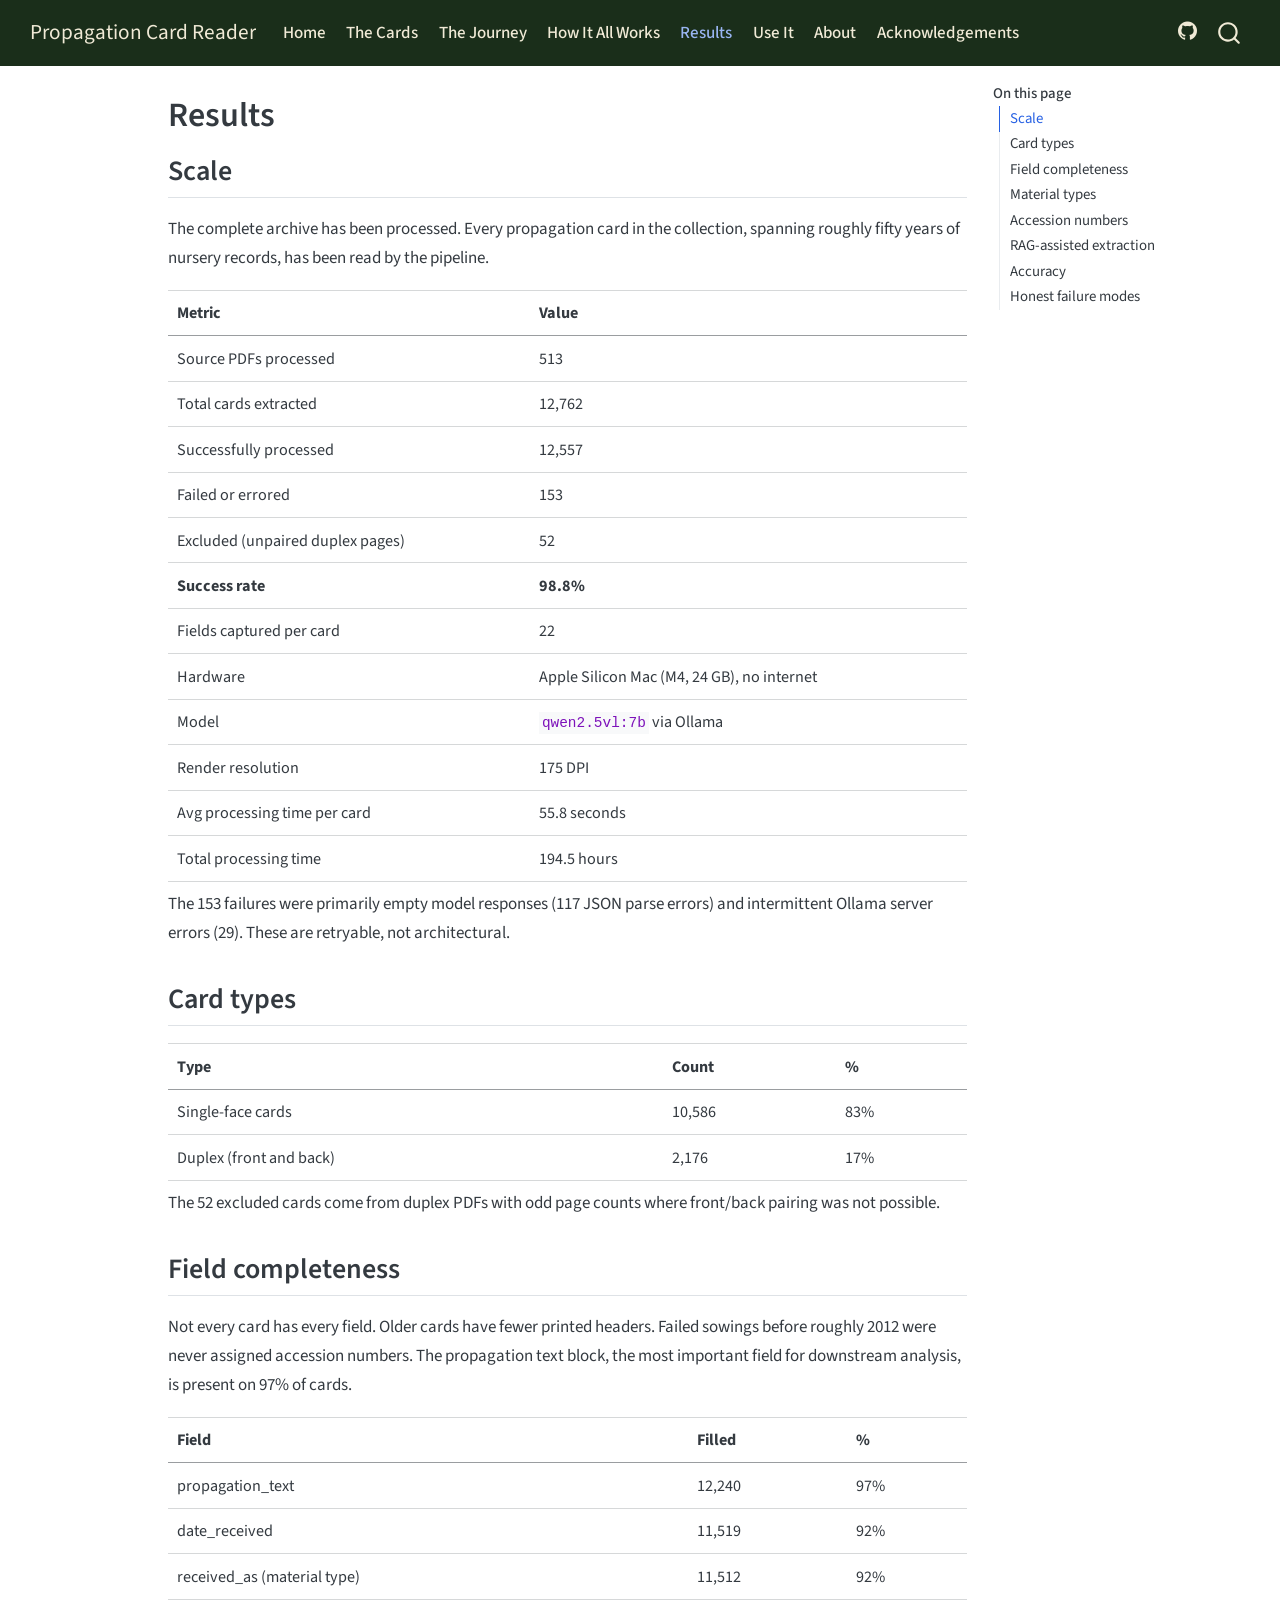
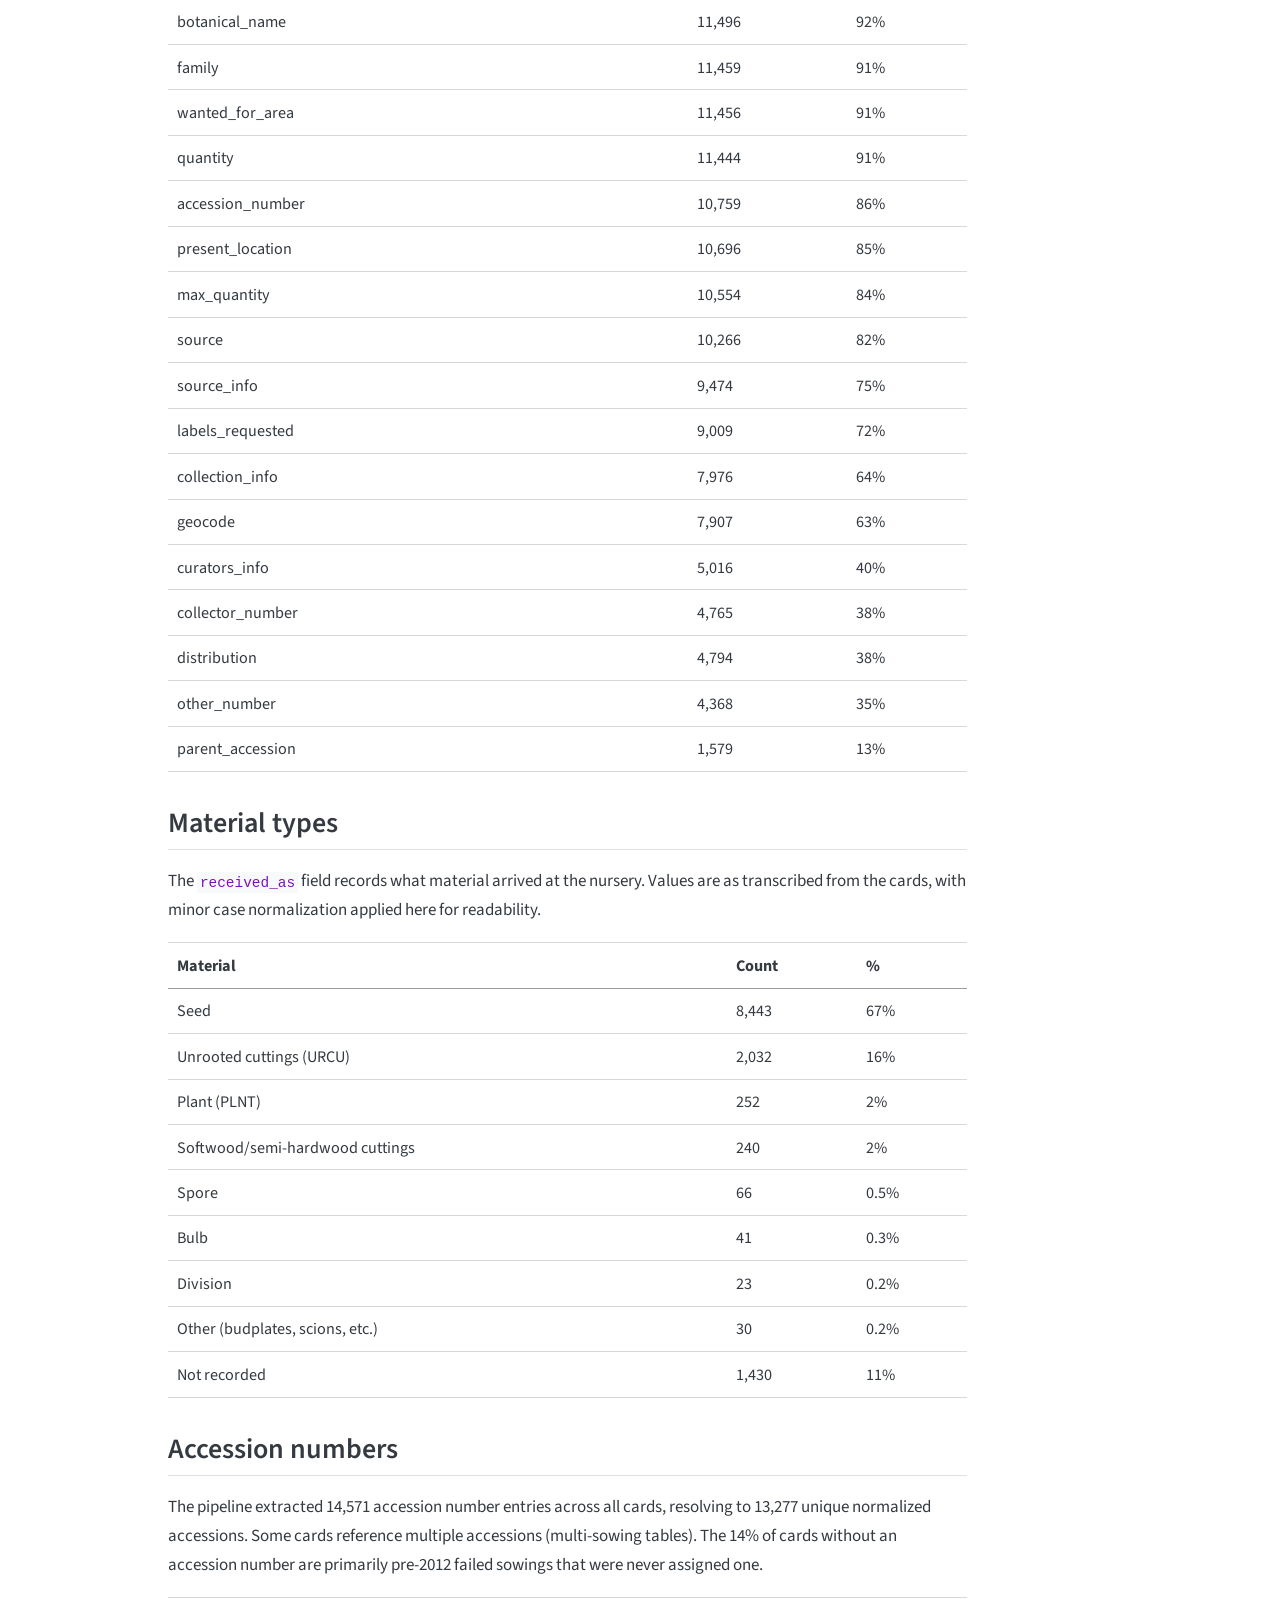
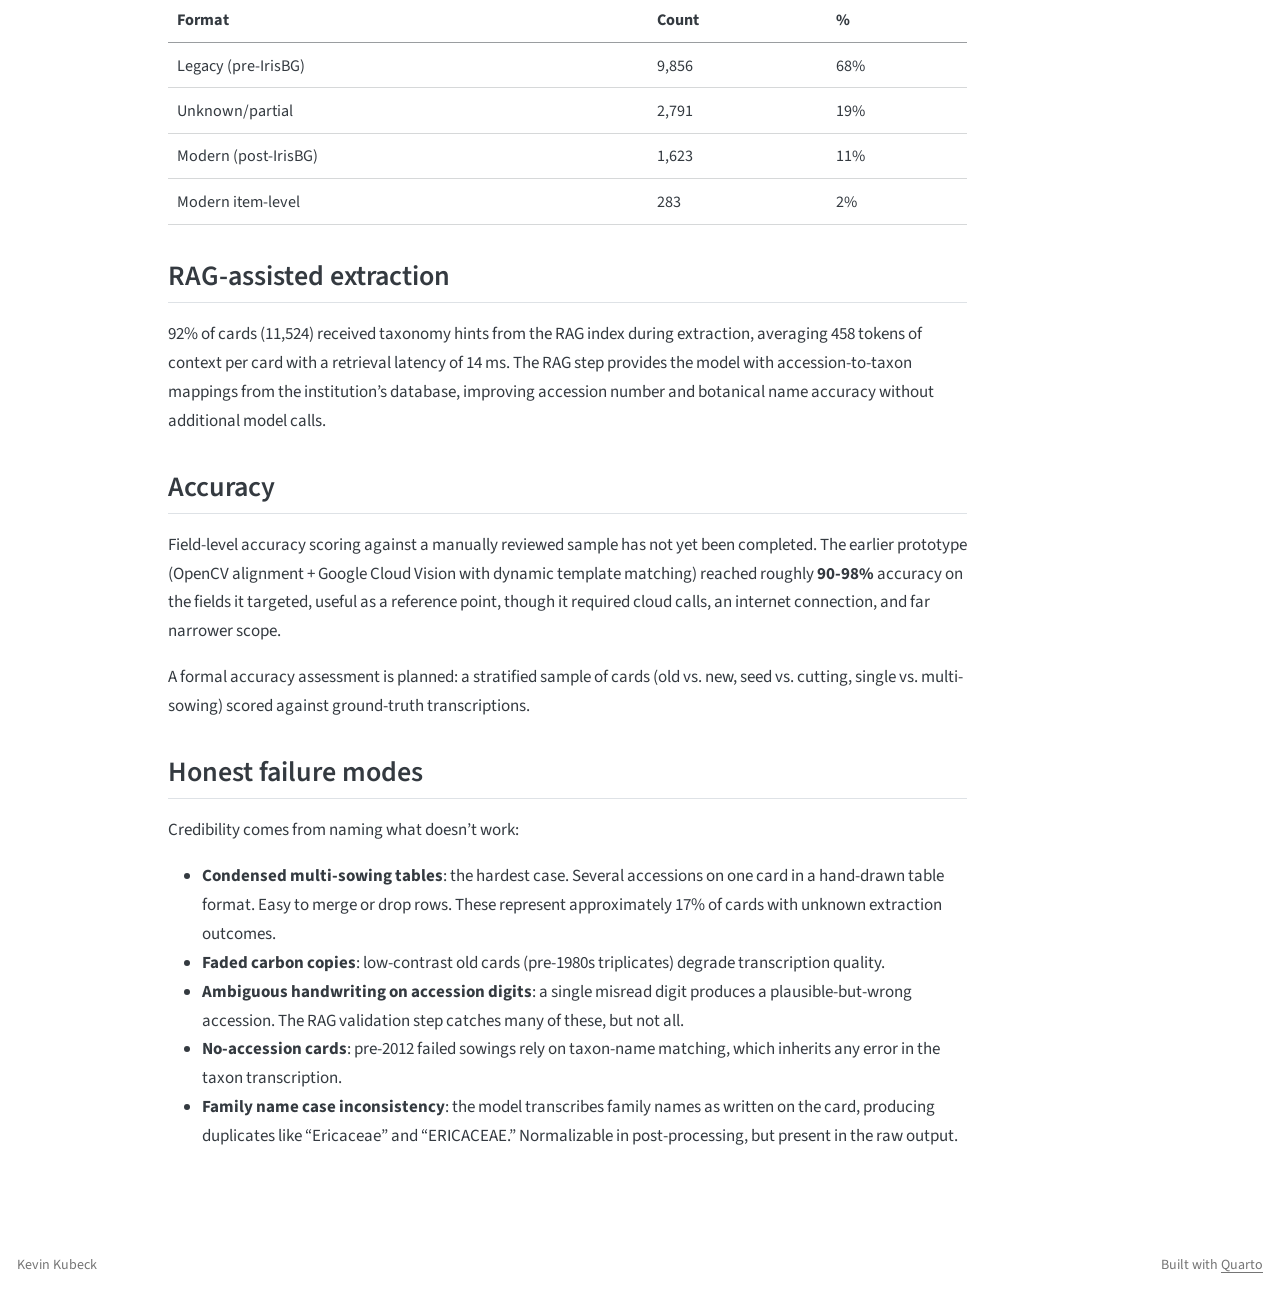
<file: docs/results.html>
<!DOCTYPE html>
<html xmlns="http://www.w3.org/1999/xhtml" lang="en" xml:lang="en"><head>

<meta charset="utf-8">
<meta name="generator" content="quarto-1.6.42">

<meta name="viewport" content="width=device-width, initial-scale=1.0, user-scalable=yes">


<title>Results – Propagation Card Reader</title>
<style>
code{white-space: pre-wrap;}
span.smallcaps{font-variant: small-caps;}
div.columns{display: flex; gap: min(4vw, 1.5em);}
div.column{flex: auto; overflow-x: auto;}
div.hanging-indent{margin-left: 1.5em; text-indent: -1.5em;}
ul.task-list{list-style: none;}
ul.task-list li input[type="checkbox"] {
  width: 0.8em;
  margin: 0 0.8em 0.2em -1em; /* quarto-specific, see https://github.com/quarto-dev/quarto-cli/issues/4556 */ 
  vertical-align: middle;
}
</style>


<script src="site_libs/quarto-nav/quarto-nav.js"></script>
<script src="site_libs/quarto-nav/headroom.min.js"></script>
<script src="site_libs/clipboard/clipboard.min.js"></script>
<script src="site_libs/quarto-search/autocomplete.umd.js"></script>
<script src="site_libs/quarto-search/fuse.min.js"></script>
<script src="site_libs/quarto-search/quarto-search.js"></script>
<meta name="quarto:offset" content="./">
<script src="site_libs/quarto-html/quarto.js"></script>
<script src="site_libs/quarto-html/popper.min.js"></script>
<script src="site_libs/quarto-html/tippy.umd.min.js"></script>
<script src="site_libs/quarto-html/anchor.min.js"></script>
<link href="site_libs/quarto-html/tippy.css" rel="stylesheet">
<link href="site_libs/quarto-html/quarto-syntax-highlighting-2f5df379a58b258e96c21c0638c20c03.css" rel="stylesheet" id="quarto-text-highlighting-styles">
<script src="site_libs/bootstrap/bootstrap.min.js"></script>
<link href="site_libs/bootstrap/bootstrap-icons.css" rel="stylesheet">
<link href="site_libs/bootstrap/bootstrap-8d88fcbb3e07f864018e4b347a7d8360.min.css" rel="stylesheet" append-hash="true" id="quarto-bootstrap" data-mode="light">
<script id="quarto-search-options" type="application/json">{
  "location": "navbar",
  "copy-button": false,
  "collapse-after": 3,
  "panel-placement": "end",
  "type": "overlay",
  "limit": 50,
  "keyboard-shortcut": [
    "f",
    "/",
    "s"
  ],
  "show-item-context": false,
  "language": {
    "search-no-results-text": "No results",
    "search-matching-documents-text": "matching documents",
    "search-copy-link-title": "Copy link to search",
    "search-hide-matches-text": "Hide additional matches",
    "search-more-match-text": "more match in this document",
    "search-more-matches-text": "more matches in this document",
    "search-clear-button-title": "Clear",
    "search-text-placeholder": "",
    "search-detached-cancel-button-title": "Cancel",
    "search-submit-button-title": "Submit",
    "search-label": "Search"
  }
}</script>


<link rel="stylesheet" href="styles.css">
</head>

<body class="nav-fixed">

<div id="quarto-search-results"></div>
  <header id="quarto-header" class="headroom fixed-top">
    <nav class="navbar navbar-expand-lg " data-bs-theme="dark">
      <div class="navbar-container container-fluid">
      <div class="navbar-brand-container mx-auto">
    <a class="navbar-brand" href="./index.html">
    <span class="navbar-title">Propagation Card Reader</span>
    </a>
  </div>
            <div id="quarto-search" class="" title="Search"></div>
          <button class="navbar-toggler" type="button" data-bs-toggle="collapse" data-bs-target="#navbarCollapse" aria-controls="navbarCollapse" role="menu" aria-expanded="false" aria-label="Toggle navigation" onclick="if (window.quartoToggleHeadroom) { window.quartoToggleHeadroom(); }">
  <span class="navbar-toggler-icon"></span>
</button>
          <div class="collapse navbar-collapse" id="navbarCollapse">
            <ul class="navbar-nav navbar-nav-scroll me-auto">
  <li class="nav-item">
    <a class="nav-link" href="./index.html"> 
<span class="menu-text">Home</span></a>
  </li>  
  <li class="nav-item">
    <a class="nav-link" href="./the-cards.html"> 
<span class="menu-text">The Cards</span></a>
  </li>  
  <li class="nav-item">
    <a class="nav-link" href="./the-journey.html"> 
<span class="menu-text">The Journey</span></a>
  </li>  
  <li class="nav-item">
    <a class="nav-link" href="./concepts.html"> 
<span class="menu-text">How It All Works</span></a>
  </li>  
  <li class="nav-item">
    <a class="nav-link active" href="./results.html" aria-current="page"> 
<span class="menu-text">Results</span></a>
  </li>  
  <li class="nav-item">
    <a class="nav-link" href="./use-it.html"> 
<span class="menu-text">Use It</span></a>
  </li>  
  <li class="nav-item">
    <a class="nav-link" href="./about.html"> 
<span class="menu-text">About</span></a>
  </li>  
  <li class="nav-item">
    <a class="nav-link" href="./acknowledgements.html"> 
<span class="menu-text">Acknowledgements</span></a>
  </li>  
</ul>
            <ul class="navbar-nav navbar-nav-scroll ms-auto">
  <li class="nav-item compact">
    <a class="nav-link" href="https://github.com/Kkubeck/propagation-card-reader"> <i class="bi bi-github" role="img" aria-label="GitHub">
</i> 
<span class="menu-text"></span></a>
  </li>  
</ul>
          </div> <!-- /navcollapse -->
            <div class="quarto-navbar-tools">
</div>
      </div> <!-- /container-fluid -->
    </nav>
</header>
<!-- content -->
<div id="quarto-content" class="quarto-container page-columns page-rows-contents page-layout-article page-navbar">
<!-- sidebar -->
<!-- margin-sidebar -->
    <div id="quarto-margin-sidebar" class="sidebar margin-sidebar">
        <nav id="TOC" role="doc-toc" class="toc-active">
    <h2 id="toc-title">On this page</h2>
   
  <ul>
  <li><a href="#scale" id="toc-scale" class="nav-link active" data-scroll-target="#scale">Scale</a></li>
  <li><a href="#card-types" id="toc-card-types" class="nav-link" data-scroll-target="#card-types">Card types</a></li>
  <li><a href="#field-completeness" id="toc-field-completeness" class="nav-link" data-scroll-target="#field-completeness">Field completeness</a></li>
  <li><a href="#material-types" id="toc-material-types" class="nav-link" data-scroll-target="#material-types">Material types</a></li>
  <li><a href="#accession-numbers" id="toc-accession-numbers" class="nav-link" data-scroll-target="#accession-numbers">Accession numbers</a></li>
  <li><a href="#rag-assisted-extraction" id="toc-rag-assisted-extraction" class="nav-link" data-scroll-target="#rag-assisted-extraction">RAG-assisted extraction</a></li>
  <li><a href="#accuracy" id="toc-accuracy" class="nav-link" data-scroll-target="#accuracy">Accuracy</a></li>
  <li><a href="#honest-failure-modes" id="toc-honest-failure-modes" class="nav-link" data-scroll-target="#honest-failure-modes">Honest failure modes</a></li>
  </ul>
</nav>
    </div>
<!-- main -->
<main class="content" id="quarto-document-content">

<header id="title-block-header" class="quarto-title-block default">
<div class="quarto-title">
<h1 class="title">Results</h1>
</div>



<div class="quarto-title-meta">

    
  
    
  </div>
  


</header>


<section id="scale" class="level2">
<h2 class="anchored" data-anchor-id="scale">Scale</h2>
<p>The complete archive has been processed. Every propagation card in the collection, spanning roughly fifty years of nursery records, has been read by the pipeline.</p>
<table class="caption-top table">
<thead>
<tr class="header">
<th>Metric</th>
<th>Value</th>
</tr>
</thead>
<tbody>
<tr class="odd">
<td>Source PDFs processed</td>
<td>513</td>
</tr>
<tr class="even">
<td>Total cards extracted</td>
<td>12,762</td>
</tr>
<tr class="odd">
<td>Successfully processed</td>
<td>12,557</td>
</tr>
<tr class="even">
<td>Failed or errored</td>
<td>153</td>
</tr>
<tr class="odd">
<td>Excluded (unpaired duplex pages)</td>
<td>52</td>
</tr>
<tr class="even">
<td><strong>Success rate</strong></td>
<td><strong>98.8%</strong></td>
</tr>
<tr class="odd">
<td>Fields captured per card</td>
<td>22</td>
</tr>
<tr class="even">
<td>Hardware</td>
<td>Apple Silicon Mac (M4, 24 GB), no internet</td>
</tr>
<tr class="odd">
<td>Model</td>
<td><code>qwen2.5vl:7b</code> via Ollama</td>
</tr>
<tr class="even">
<td>Render resolution</td>
<td>175 DPI</td>
</tr>
<tr class="odd">
<td>Avg processing time per card</td>
<td>55.8 seconds</td>
</tr>
<tr class="even">
<td>Total processing time</td>
<td>194.5 hours</td>
</tr>
</tbody>
</table>
<p>The 153 failures were primarily empty model responses (117 JSON parse errors) and intermittent Ollama server errors (29). These are retryable, not architectural.</p>
</section>
<section id="card-types" class="level2">
<h2 class="anchored" data-anchor-id="card-types">Card types</h2>
<table class="caption-top table">
<thead>
<tr class="header">
<th>Type</th>
<th>Count</th>
<th>%</th>
</tr>
</thead>
<tbody>
<tr class="odd">
<td>Single-face cards</td>
<td>10,586</td>
<td>83%</td>
</tr>
<tr class="even">
<td>Duplex (front and back)</td>
<td>2,176</td>
<td>17%</td>
</tr>
</tbody>
</table>
<p>The 52 excluded cards come from duplex PDFs with odd page counts where front/back pairing was not possible.</p>
</section>
<section id="field-completeness" class="level2">
<h2 class="anchored" data-anchor-id="field-completeness">Field completeness</h2>
<p>Not every card has every field. Older cards have fewer printed headers. Failed sowings before roughly 2012 were never assigned accession numbers. The propagation text block, the most important field for downstream analysis, is present on 97% of cards.</p>
<table class="caption-top table">
<thead>
<tr class="header">
<th>Field</th>
<th>Filled</th>
<th>%</th>
</tr>
</thead>
<tbody>
<tr class="odd">
<td>propagation_text</td>
<td>12,240</td>
<td>97%</td>
</tr>
<tr class="even">
<td>date_received</td>
<td>11,519</td>
<td>92%</td>
</tr>
<tr class="odd">
<td>received_as (material type)</td>
<td>11,512</td>
<td>92%</td>
</tr>
<tr class="even">
<td>botanical_name</td>
<td>11,496</td>
<td>92%</td>
</tr>
<tr class="odd">
<td>family</td>
<td>11,459</td>
<td>91%</td>
</tr>
<tr class="even">
<td>wanted_for_area</td>
<td>11,456</td>
<td>91%</td>
</tr>
<tr class="odd">
<td>quantity</td>
<td>11,444</td>
<td>91%</td>
</tr>
<tr class="even">
<td>accession_number</td>
<td>10,759</td>
<td>86%</td>
</tr>
<tr class="odd">
<td>present_location</td>
<td>10,696</td>
<td>85%</td>
</tr>
<tr class="even">
<td>max_quantity</td>
<td>10,554</td>
<td>84%</td>
</tr>
<tr class="odd">
<td>source</td>
<td>10,266</td>
<td>82%</td>
</tr>
<tr class="even">
<td>source_info</td>
<td>9,474</td>
<td>75%</td>
</tr>
<tr class="odd">
<td>labels_requested</td>
<td>9,009</td>
<td>72%</td>
</tr>
<tr class="even">
<td>collection_info</td>
<td>7,976</td>
<td>64%</td>
</tr>
<tr class="odd">
<td>geocode</td>
<td>7,907</td>
<td>63%</td>
</tr>
<tr class="even">
<td>curators_info</td>
<td>5,016</td>
<td>40%</td>
</tr>
<tr class="odd">
<td>collector_number</td>
<td>4,765</td>
<td>38%</td>
</tr>
<tr class="even">
<td>distribution</td>
<td>4,794</td>
<td>38%</td>
</tr>
<tr class="odd">
<td>other_number</td>
<td>4,368</td>
<td>35%</td>
</tr>
<tr class="even">
<td>parent_accession</td>
<td>1,579</td>
<td>13%</td>
</tr>
</tbody>
</table>
</section>
<section id="material-types" class="level2">
<h2 class="anchored" data-anchor-id="material-types">Material types</h2>
<p>The <code>received_as</code> field records what material arrived at the nursery. Values are as transcribed from the cards, with minor case normalization applied here for readability.</p>
<table class="caption-top table">
<thead>
<tr class="header">
<th>Material</th>
<th>Count</th>
<th>%</th>
</tr>
</thead>
<tbody>
<tr class="odd">
<td>Seed</td>
<td>8,443</td>
<td>67%</td>
</tr>
<tr class="even">
<td>Unrooted cuttings (URCU)</td>
<td>2,032</td>
<td>16%</td>
</tr>
<tr class="odd">
<td>Plant (PLNT)</td>
<td>252</td>
<td>2%</td>
</tr>
<tr class="even">
<td>Softwood/semi-hardwood cuttings</td>
<td>240</td>
<td>2%</td>
</tr>
<tr class="odd">
<td>Spore</td>
<td>66</td>
<td>0.5%</td>
</tr>
<tr class="even">
<td>Bulb</td>
<td>41</td>
<td>0.3%</td>
</tr>
<tr class="odd">
<td>Division</td>
<td>23</td>
<td>0.2%</td>
</tr>
<tr class="even">
<td>Other (budplates, scions, etc.)</td>
<td>30</td>
<td>0.2%</td>
</tr>
<tr class="odd">
<td>Not recorded</td>
<td>1,430</td>
<td>11%</td>
</tr>
</tbody>
</table>
</section>
<section id="accession-numbers" class="level2">
<h2 class="anchored" data-anchor-id="accession-numbers">Accession numbers</h2>
<p>The pipeline extracted 14,571 accession number entries across all cards, resolving to 13,277 unique normalized accessions. Some cards reference multiple accessions (multi-sowing tables). The 14% of cards without an accession number are primarily pre-2012 failed sowings that were never assigned one.</p>
<table class="caption-top table">
<thead>
<tr class="header">
<th>Format</th>
<th>Count</th>
<th>%</th>
</tr>
</thead>
<tbody>
<tr class="odd">
<td>Legacy (pre-IrisBG)</td>
<td>9,856</td>
<td>68%</td>
</tr>
<tr class="even">
<td>Unknown/partial</td>
<td>2,791</td>
<td>19%</td>
</tr>
<tr class="odd">
<td>Modern (post-IrisBG)</td>
<td>1,623</td>
<td>11%</td>
</tr>
<tr class="even">
<td>Modern item-level</td>
<td>283</td>
<td>2%</td>
</tr>
</tbody>
</table>
</section>
<section id="rag-assisted-extraction" class="level2">
<h2 class="anchored" data-anchor-id="rag-assisted-extraction">RAG-assisted extraction</h2>
<p>92% of cards (11,524) received taxonomy hints from the RAG index during extraction, averaging 458 tokens of context per card with a retrieval latency of 14 ms. The RAG step provides the model with accession-to-taxon mappings from the institution’s database, improving accession number and botanical name accuracy without additional model calls.</p>
</section>
<section id="accuracy" class="level2">
<h2 class="anchored" data-anchor-id="accuracy">Accuracy</h2>
<p>Field-level accuracy scoring against a manually reviewed sample has not yet been completed. The earlier prototype (OpenCV alignment + Google Cloud Vision with dynamic template matching) reached roughly <strong>90-98%</strong> accuracy on the fields it targeted, useful as a reference point, though it required cloud calls, an internet connection, and far narrower scope.</p>
<p>A formal accuracy assessment is planned: a stratified sample of cards (old vs. new, seed vs.&nbsp;cutting, single vs.&nbsp;multi-sowing) scored against ground-truth transcriptions.</p>
</section>
<section id="honest-failure-modes" class="level2">
<h2 class="anchored" data-anchor-id="honest-failure-modes">Honest failure modes</h2>
<p>Credibility comes from naming what doesn’t work:</p>
<ul>
<li><strong>Condensed multi-sowing tables</strong>: the hardest case. Several accessions on one card in a hand-drawn table format. Easy to merge or drop rows. These represent approximately 17% of cards with unknown extraction outcomes.</li>
<li><strong>Faded carbon copies</strong>: low-contrast old cards (pre-1980s triplicates) degrade transcription quality.</li>
<li><strong>Ambiguous handwriting on accession digits</strong>: a single misread digit produces a plausible-but-wrong accession. The RAG validation step catches many of these, but not all.</li>
<li><strong>No-accession cards</strong>: pre-2012 failed sowings rely on taxon-name matching, which inherits any error in the taxon transcription.</li>
<li><strong>Family name case inconsistency</strong>: the model transcribes family names as written on the card, producing duplicates like “Ericaceae” and “ERICACEAE.” Normalizable in post-processing, but present in the raw output.</li>
</ul>


</section>

</main> <!-- /main -->
<script id="quarto-html-after-body" type="application/javascript">
window.document.addEventListener("DOMContentLoaded", function (event) {
  const toggleBodyColorMode = (bsSheetEl) => {
    const mode = bsSheetEl.getAttribute("data-mode");
    const bodyEl = window.document.querySelector("body");
    if (mode === "dark") {
      bodyEl.classList.add("quarto-dark");
      bodyEl.classList.remove("quarto-light");
    } else {
      bodyEl.classList.add("quarto-light");
      bodyEl.classList.remove("quarto-dark");
    }
  }
  const toggleBodyColorPrimary = () => {
    const bsSheetEl = window.document.querySelector("link#quarto-bootstrap");
    if (bsSheetEl) {
      toggleBodyColorMode(bsSheetEl);
    }
  }
  toggleBodyColorPrimary();  
  const icon = "";
  const anchorJS = new window.AnchorJS();
  anchorJS.options = {
    placement: 'right',
    icon: icon
  };
  anchorJS.add('.anchored');
  const isCodeAnnotation = (el) => {
    for (const clz of el.classList) {
      if (clz.startsWith('code-annotation-')) {                     
        return true;
      }
    }
    return false;
  }
  const onCopySuccess = function(e) {
    // button target
    const button = e.trigger;
    // don't keep focus
    button.blur();
    // flash "checked"
    button.classList.add('code-copy-button-checked');
    var currentTitle = button.getAttribute("title");
    button.setAttribute("title", "Copied!");
    let tooltip;
    if (window.bootstrap) {
      button.setAttribute("data-bs-toggle", "tooltip");
      button.setAttribute("data-bs-placement", "left");
      button.setAttribute("data-bs-title", "Copied!");
      tooltip = new bootstrap.Tooltip(button, 
        { trigger: "manual", 
          customClass: "code-copy-button-tooltip",
          offset: [0, -8]});
      tooltip.show();    
    }
    setTimeout(function() {
      if (tooltip) {
        tooltip.hide();
        button.removeAttribute("data-bs-title");
        button.removeAttribute("data-bs-toggle");
        button.removeAttribute("data-bs-placement");
      }
      button.setAttribute("title", currentTitle);
      button.classList.remove('code-copy-button-checked');
    }, 1000);
    // clear code selection
    e.clearSelection();
  }
  const getTextToCopy = function(trigger) {
      const codeEl = trigger.previousElementSibling.cloneNode(true);
      for (const childEl of codeEl.children) {
        if (isCodeAnnotation(childEl)) {
          childEl.remove();
        }
      }
      return codeEl.innerText;
  }
  const clipboard = new window.ClipboardJS('.code-copy-button:not([data-in-quarto-modal])', {
    text: getTextToCopy
  });
  clipboard.on('success', onCopySuccess);
  if (window.document.getElementById('quarto-embedded-source-code-modal')) {
    const clipboardModal = new window.ClipboardJS('.code-copy-button[data-in-quarto-modal]', {
      text: getTextToCopy,
      container: window.document.getElementById('quarto-embedded-source-code-modal')
    });
    clipboardModal.on('success', onCopySuccess);
  }
    var localhostRegex = new RegExp(/^(?:http|https):\/\/localhost\:?[0-9]*\//);
    var mailtoRegex = new RegExp(/^mailto:/);
      var filterRegex = new RegExp('/' + window.location.host + '/');
    var isInternal = (href) => {
        return filterRegex.test(href) || localhostRegex.test(href) || mailtoRegex.test(href);
    }
    // Inspect non-navigation links and adorn them if external
 	var links = window.document.querySelectorAll('a[href]:not(.nav-link):not(.navbar-brand):not(.toc-action):not(.sidebar-link):not(.sidebar-item-toggle):not(.pagination-link):not(.no-external):not([aria-hidden]):not(.dropdown-item):not(.quarto-navigation-tool):not(.about-link)');
    for (var i=0; i<links.length; i++) {
      const link = links[i];
      if (!isInternal(link.href)) {
        // undo the damage that might have been done by quarto-nav.js in the case of
        // links that we want to consider external
        if (link.dataset.originalHref !== undefined) {
          link.href = link.dataset.originalHref;
        }
      }
    }
  function tippyHover(el, contentFn, onTriggerFn, onUntriggerFn) {
    const config = {
      allowHTML: true,
      maxWidth: 500,
      delay: 100,
      arrow: false,
      appendTo: function(el) {
          return el.parentElement;
      },
      interactive: true,
      interactiveBorder: 10,
      theme: 'quarto',
      placement: 'bottom-start',
    };
    if (contentFn) {
      config.content = contentFn;
    }
    if (onTriggerFn) {
      config.onTrigger = onTriggerFn;
    }
    if (onUntriggerFn) {
      config.onUntrigger = onUntriggerFn;
    }
    window.tippy(el, config); 
  }
  const noterefs = window.document.querySelectorAll('a[role="doc-noteref"]');
  for (var i=0; i<noterefs.length; i++) {
    const ref = noterefs[i];
    tippyHover(ref, function() {
      // use id or data attribute instead here
      let href = ref.getAttribute('data-footnote-href') || ref.getAttribute('href');
      try { href = new URL(href).hash; } catch {}
      const id = href.replace(/^#\/?/, "");
      const note = window.document.getElementById(id);
      if (note) {
        return note.innerHTML;
      } else {
        return "";
      }
    });
  }
  const xrefs = window.document.querySelectorAll('a.quarto-xref');
  const processXRef = (id, note) => {
    // Strip column container classes
    const stripColumnClz = (el) => {
      el.classList.remove("page-full", "page-columns");
      if (el.children) {
        for (const child of el.children) {
          stripColumnClz(child);
        }
      }
    }
    stripColumnClz(note)
    if (id === null || id.startsWith('sec-')) {
      // Special case sections, only their first couple elements
      const container = document.createElement("div");
      if (note.children && note.children.length > 2) {
        container.appendChild(note.children[0].cloneNode(true));
        for (let i = 1; i < note.children.length; i++) {
          const child = note.children[i];
          if (child.tagName === "P" && child.innerText === "") {
            continue;
          } else {
            container.appendChild(child.cloneNode(true));
            break;
          }
        }
        if (window.Quarto?.typesetMath) {
          window.Quarto.typesetMath(container);
        }
        return container.innerHTML
      } else {
        if (window.Quarto?.typesetMath) {
          window.Quarto.typesetMath(note);
        }
        return note.innerHTML;
      }
    } else {
      // Remove any anchor links if they are present
      const anchorLink = note.querySelector('a.anchorjs-link');
      if (anchorLink) {
        anchorLink.remove();
      }
      if (window.Quarto?.typesetMath) {
        window.Quarto.typesetMath(note);
      }
      if (note.classList.contains("callout")) {
        return note.outerHTML;
      } else {
        return note.innerHTML;
      }
    }
  }
  for (var i=0; i<xrefs.length; i++) {
    const xref = xrefs[i];
    tippyHover(xref, undefined, function(instance) {
      instance.disable();
      let url = xref.getAttribute('href');
      let hash = undefined; 
      if (url.startsWith('#')) {
        hash = url;
      } else {
        try { hash = new URL(url).hash; } catch {}
      }
      if (hash) {
        const id = hash.replace(/^#\/?/, "");
        const note = window.document.getElementById(id);
        if (note !== null) {
          try {
            const html = processXRef(id, note.cloneNode(true));
            instance.setContent(html);
          } finally {
            instance.enable();
            instance.show();
          }
        } else {
          // See if we can fetch this
          fetch(url.split('#')[0])
          .then(res => res.text())
          .then(html => {
            const parser = new DOMParser();
            const htmlDoc = parser.parseFromString(html, "text/html");
            const note = htmlDoc.getElementById(id);
            if (note !== null) {
              const html = processXRef(id, note);
              instance.setContent(html);
            } 
          }).finally(() => {
            instance.enable();
            instance.show();
          });
        }
      } else {
        // See if we can fetch a full url (with no hash to target)
        // This is a special case and we should probably do some content thinning / targeting
        fetch(url)
        .then(res => res.text())
        .then(html => {
          const parser = new DOMParser();
          const htmlDoc = parser.parseFromString(html, "text/html");
          const note = htmlDoc.querySelector('main.content');
          if (note !== null) {
            // This should only happen for chapter cross references
            // (since there is no id in the URL)
            // remove the first header
            if (note.children.length > 0 && note.children[0].tagName === "HEADER") {
              note.children[0].remove();
            }
            const html = processXRef(null, note);
            instance.setContent(html);
          } 
        }).finally(() => {
          instance.enable();
          instance.show();
        });
      }
    }, function(instance) {
    });
  }
      let selectedAnnoteEl;
      const selectorForAnnotation = ( cell, annotation) => {
        let cellAttr = 'data-code-cell="' + cell + '"';
        let lineAttr = 'data-code-annotation="' +  annotation + '"';
        const selector = 'span[' + cellAttr + '][' + lineAttr + ']';
        return selector;
      }
      const selectCodeLines = (annoteEl) => {
        const doc = window.document;
        const targetCell = annoteEl.getAttribute("data-target-cell");
        const targetAnnotation = annoteEl.getAttribute("data-target-annotation");
        const annoteSpan = window.document.querySelector(selectorForAnnotation(targetCell, targetAnnotation));
        const lines = annoteSpan.getAttribute("data-code-lines").split(",");
        const lineIds = lines.map((line) => {
          return targetCell + "-" + line;
        })
        let top = null;
        let height = null;
        let parent = null;
        if (lineIds.length > 0) {
            //compute the position of the single el (top and bottom and make a div)
            const el = window.document.getElementById(lineIds[0]);
            top = el.offsetTop;
            height = el.offsetHeight;
            parent = el.parentElement.parentElement;
          if (lineIds.length > 1) {
            const lastEl = window.document.getElementById(lineIds[lineIds.length - 1]);
            const bottom = lastEl.offsetTop + lastEl.offsetHeight;
            height = bottom - top;
          }
          if (top !== null && height !== null && parent !== null) {
            // cook up a div (if necessary) and position it 
            let div = window.document.getElementById("code-annotation-line-highlight");
            if (div === null) {
              div = window.document.createElement("div");
              div.setAttribute("id", "code-annotation-line-highlight");
              div.style.position = 'absolute';
              parent.appendChild(div);
            }
            div.style.top = top - 2 + "px";
            div.style.height = height + 4 + "px";
            div.style.left = 0;
            let gutterDiv = window.document.getElementById("code-annotation-line-highlight-gutter");
            if (gutterDiv === null) {
              gutterDiv = window.document.createElement("div");
              gutterDiv.setAttribute("id", "code-annotation-line-highlight-gutter");
              gutterDiv.style.position = 'absolute';
              const codeCell = window.document.getElementById(targetCell);
              const gutter = codeCell.querySelector('.code-annotation-gutter');
              gutter.appendChild(gutterDiv);
            }
            gutterDiv.style.top = top - 2 + "px";
            gutterDiv.style.height = height + 4 + "px";
          }
          selectedAnnoteEl = annoteEl;
        }
      };
      const unselectCodeLines = () => {
        const elementsIds = ["code-annotation-line-highlight", "code-annotation-line-highlight-gutter"];
        elementsIds.forEach((elId) => {
          const div = window.document.getElementById(elId);
          if (div) {
            div.remove();
          }
        });
        selectedAnnoteEl = undefined;
      };
        // Handle positioning of the toggle
    window.addEventListener(
      "resize",
      throttle(() => {
        elRect = undefined;
        if (selectedAnnoteEl) {
          selectCodeLines(selectedAnnoteEl);
        }
      }, 10)
    );
    function throttle(fn, ms) {
    let throttle = false;
    let timer;
      return (...args) => {
        if(!throttle) { // first call gets through
            fn.apply(this, args);
            throttle = true;
        } else { // all the others get throttled
            if(timer) clearTimeout(timer); // cancel #2
            timer = setTimeout(() => {
              fn.apply(this, args);
              timer = throttle = false;
            }, ms);
        }
      };
    }
      // Attach click handler to the DT
      const annoteDls = window.document.querySelectorAll('dt[data-target-cell]');
      for (const annoteDlNode of annoteDls) {
        annoteDlNode.addEventListener('click', (event) => {
          const clickedEl = event.target;
          if (clickedEl !== selectedAnnoteEl) {
            unselectCodeLines();
            const activeEl = window.document.querySelector('dt[data-target-cell].code-annotation-active');
            if (activeEl) {
              activeEl.classList.remove('code-annotation-active');
            }
            selectCodeLines(clickedEl);
            clickedEl.classList.add('code-annotation-active');
          } else {
            // Unselect the line
            unselectCodeLines();
            clickedEl.classList.remove('code-annotation-active');
          }
        });
      }
  const findCites = (el) => {
    const parentEl = el.parentElement;
    if (parentEl) {
      const cites = parentEl.dataset.cites;
      if (cites) {
        return {
          el,
          cites: cites.split(' ')
        };
      } else {
        return findCites(el.parentElement)
      }
    } else {
      return undefined;
    }
  };
  var bibliorefs = window.document.querySelectorAll('a[role="doc-biblioref"]');
  for (var i=0; i<bibliorefs.length; i++) {
    const ref = bibliorefs[i];
    const citeInfo = findCites(ref);
    if (citeInfo) {
      tippyHover(citeInfo.el, function() {
        var popup = window.document.createElement('div');
        citeInfo.cites.forEach(function(cite) {
          var citeDiv = window.document.createElement('div');
          citeDiv.classList.add('hanging-indent');
          citeDiv.classList.add('csl-entry');
          var biblioDiv = window.document.getElementById('ref-' + cite);
          if (biblioDiv) {
            citeDiv.innerHTML = biblioDiv.innerHTML;
          }
          popup.appendChild(citeDiv);
        });
        return popup.innerHTML;
      });
    }
  }
});
</script>
</div> <!-- /content -->
<footer class="footer">
  <div class="nav-footer">
    <div class="nav-footer-left">
<p>Kevin Kubeck</p>
</div>   
    <div class="nav-footer-center">
      &nbsp;
    </div>
    <div class="nav-footer-right">
<p>Built with <a href="https://quarto.org/">Quarto</a></p>
</div>
  </div>
</footer>




</body></html>
</file>
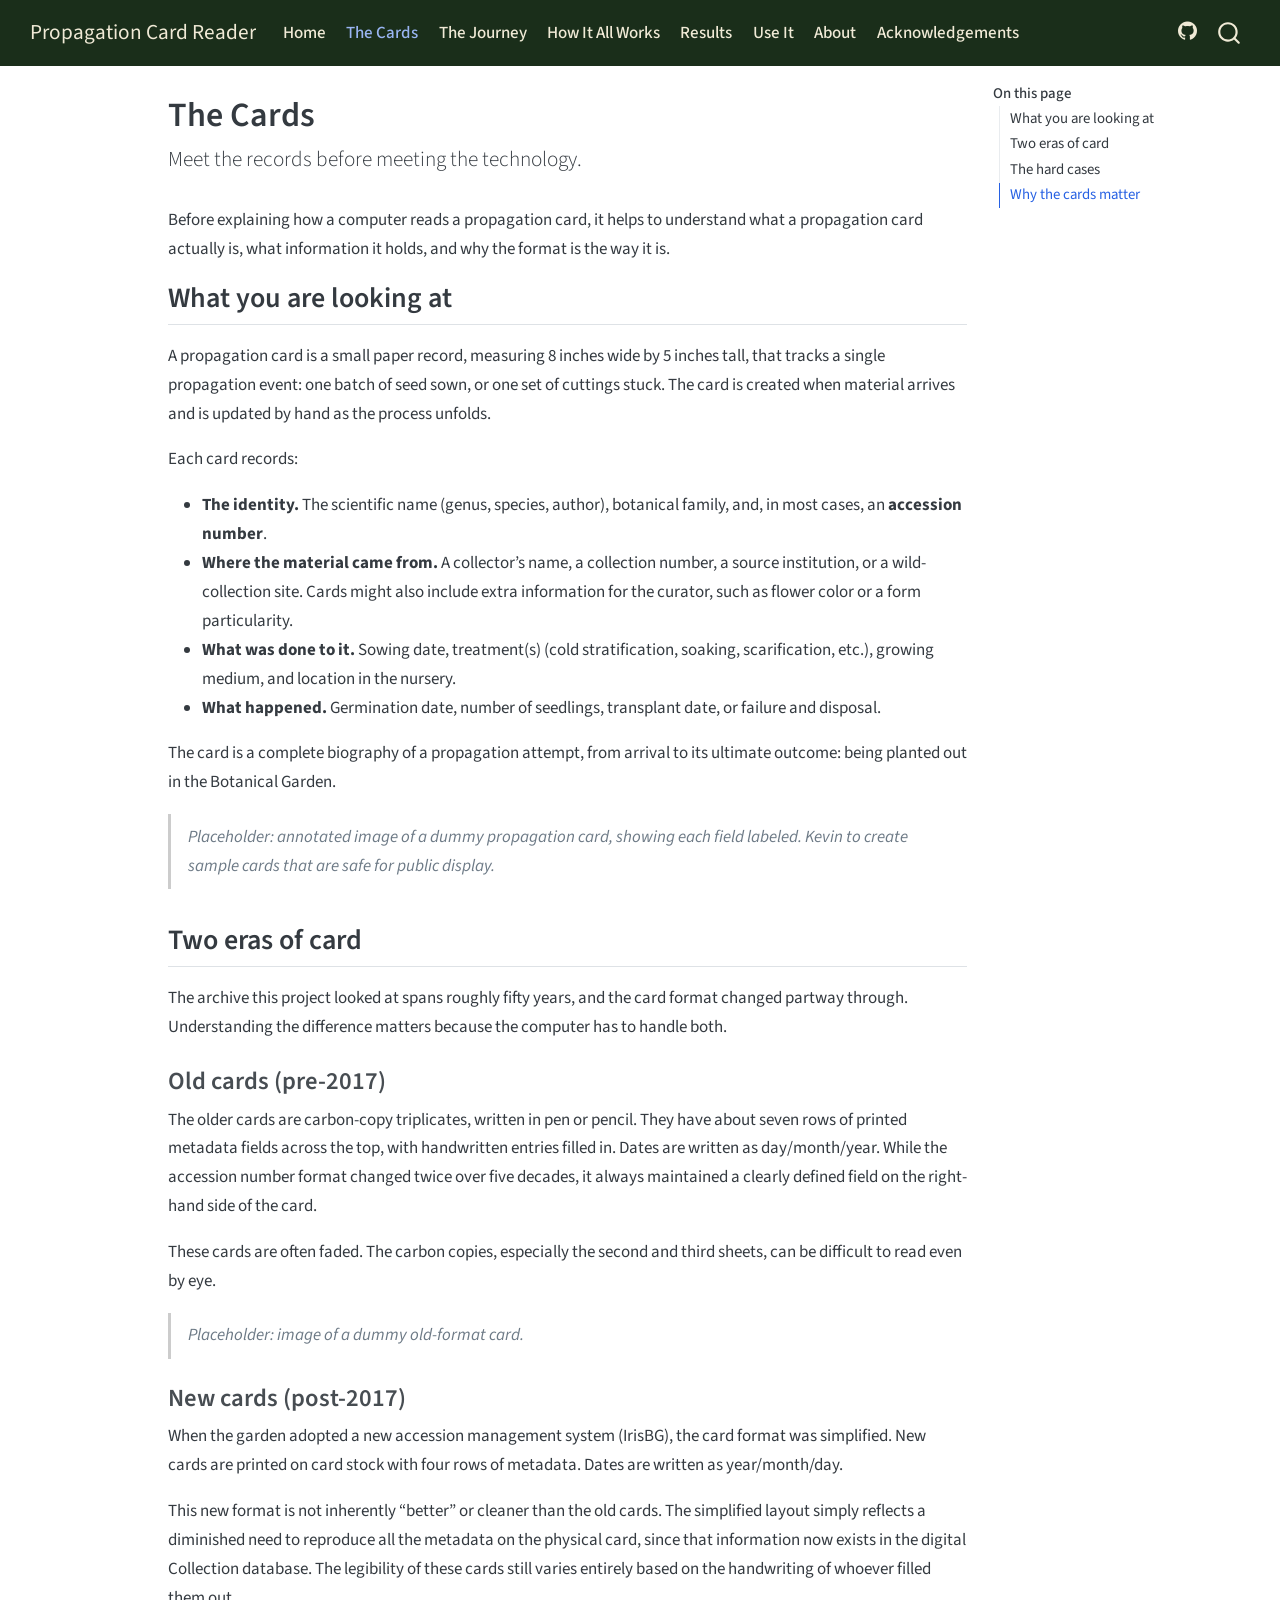
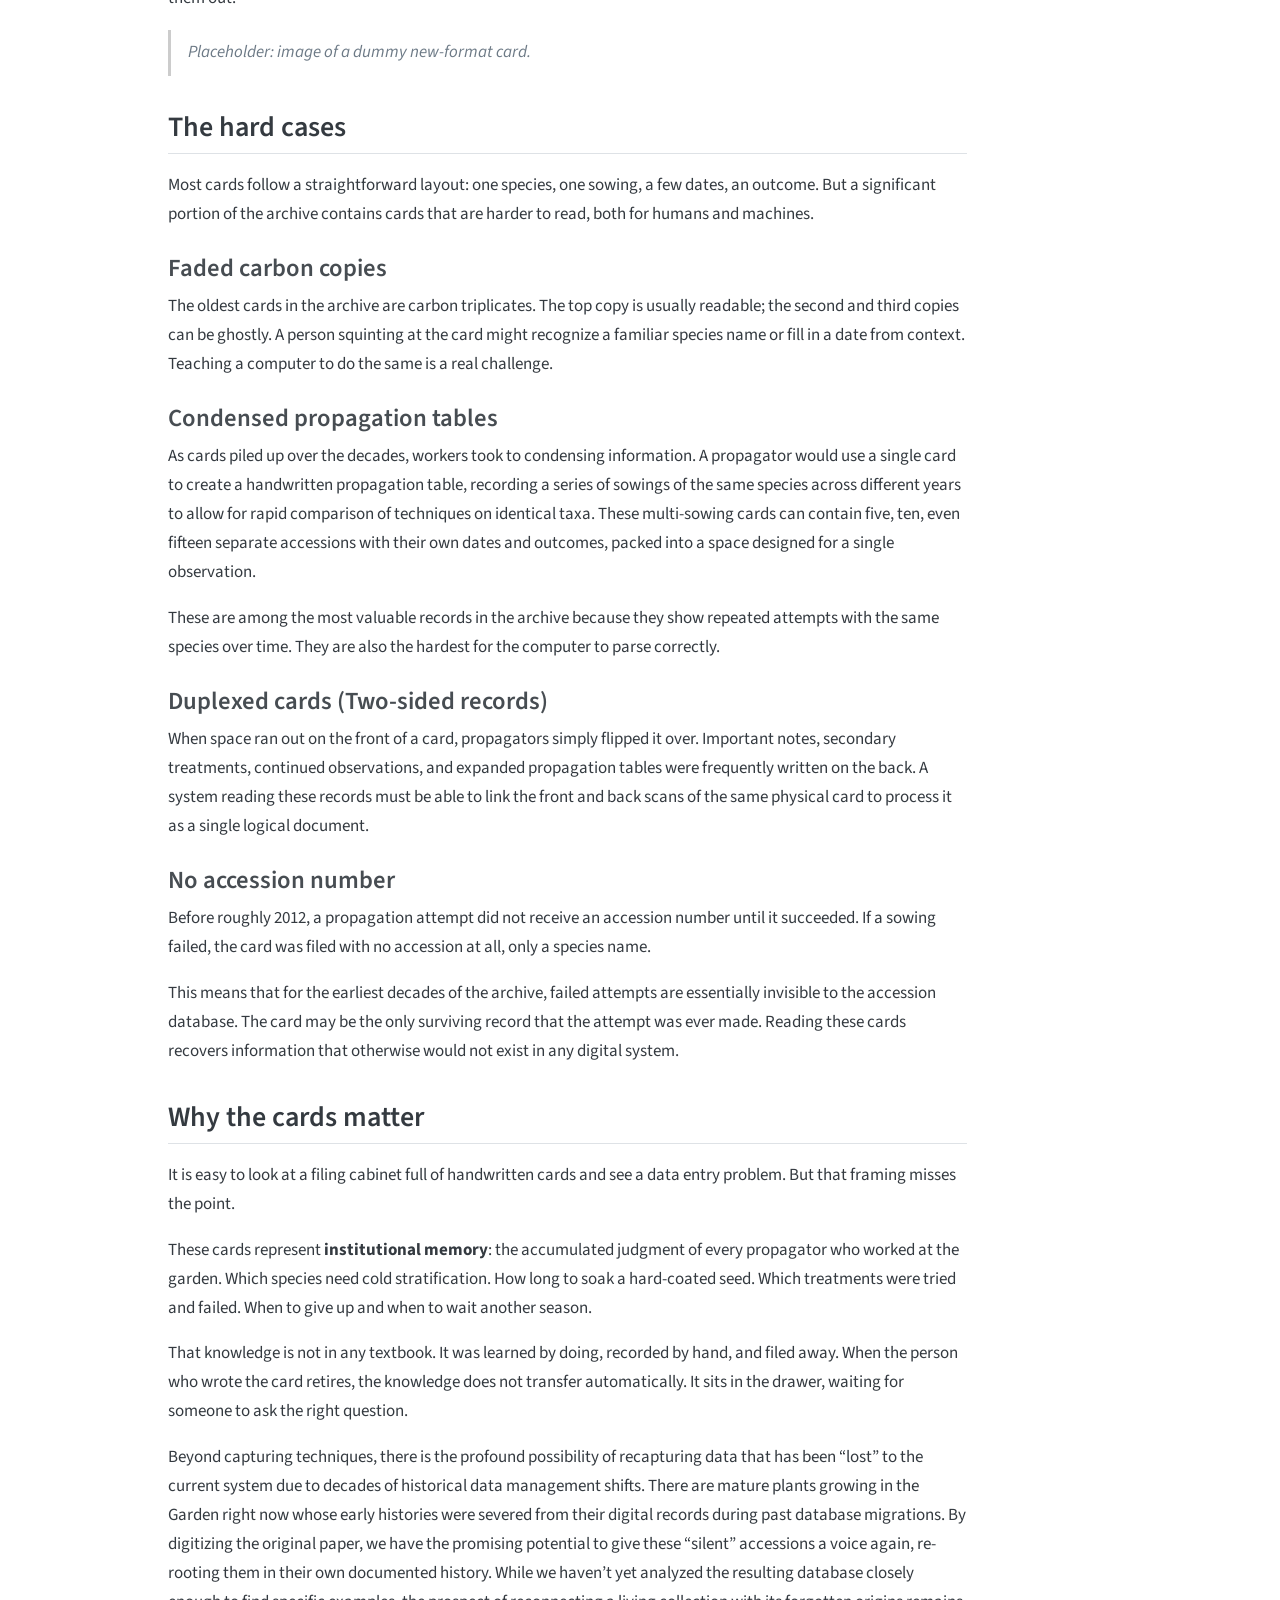
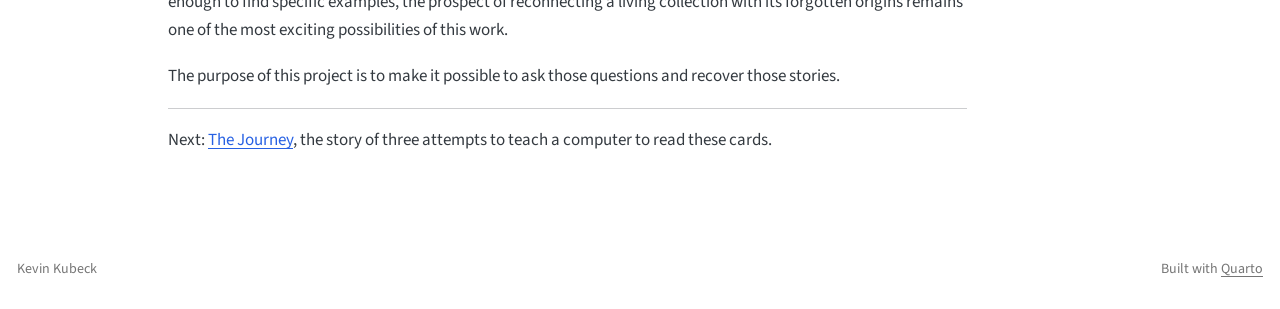
<file: docs/the-cards.html>
<!DOCTYPE html>
<html xmlns="http://www.w3.org/1999/xhtml" lang="en" xml:lang="en"><head>

<meta charset="utf-8">
<meta name="generator" content="quarto-1.6.42">

<meta name="viewport" content="width=device-width, initial-scale=1.0, user-scalable=yes">


<title>The Cards – Propagation Card Reader</title>
<style>
code{white-space: pre-wrap;}
span.smallcaps{font-variant: small-caps;}
div.columns{display: flex; gap: min(4vw, 1.5em);}
div.column{flex: auto; overflow-x: auto;}
div.hanging-indent{margin-left: 1.5em; text-indent: -1.5em;}
ul.task-list{list-style: none;}
ul.task-list li input[type="checkbox"] {
  width: 0.8em;
  margin: 0 0.8em 0.2em -1em; /* quarto-specific, see https://github.com/quarto-dev/quarto-cli/issues/4556 */ 
  vertical-align: middle;
}
</style>


<script src="site_libs/quarto-nav/quarto-nav.js"></script>
<script src="site_libs/quarto-nav/headroom.min.js"></script>
<script src="site_libs/clipboard/clipboard.min.js"></script>
<script src="site_libs/quarto-search/autocomplete.umd.js"></script>
<script src="site_libs/quarto-search/fuse.min.js"></script>
<script src="site_libs/quarto-search/quarto-search.js"></script>
<meta name="quarto:offset" content="./">
<script src="site_libs/quarto-html/quarto.js"></script>
<script src="site_libs/quarto-html/popper.min.js"></script>
<script src="site_libs/quarto-html/tippy.umd.min.js"></script>
<script src="site_libs/quarto-html/anchor.min.js"></script>
<link href="site_libs/quarto-html/tippy.css" rel="stylesheet">
<link href="site_libs/quarto-html/quarto-syntax-highlighting-2f5df379a58b258e96c21c0638c20c03.css" rel="stylesheet" id="quarto-text-highlighting-styles">
<script src="site_libs/bootstrap/bootstrap.min.js"></script>
<link href="site_libs/bootstrap/bootstrap-icons.css" rel="stylesheet">
<link href="site_libs/bootstrap/bootstrap-8d88fcbb3e07f864018e4b347a7d8360.min.css" rel="stylesheet" append-hash="true" id="quarto-bootstrap" data-mode="light">
<script id="quarto-search-options" type="application/json">{
  "location": "navbar",
  "copy-button": false,
  "collapse-after": 3,
  "panel-placement": "end",
  "type": "overlay",
  "limit": 50,
  "keyboard-shortcut": [
    "f",
    "/",
    "s"
  ],
  "show-item-context": false,
  "language": {
    "search-no-results-text": "No results",
    "search-matching-documents-text": "matching documents",
    "search-copy-link-title": "Copy link to search",
    "search-hide-matches-text": "Hide additional matches",
    "search-more-match-text": "more match in this document",
    "search-more-matches-text": "more matches in this document",
    "search-clear-button-title": "Clear",
    "search-text-placeholder": "",
    "search-detached-cancel-button-title": "Cancel",
    "search-submit-button-title": "Submit",
    "search-label": "Search"
  }
}</script>


<link rel="stylesheet" href="styles.css">
</head>

<body class="nav-fixed">

<div id="quarto-search-results"></div>
  <header id="quarto-header" class="headroom fixed-top">
    <nav class="navbar navbar-expand-lg " data-bs-theme="dark">
      <div class="navbar-container container-fluid">
      <div class="navbar-brand-container mx-auto">
    <a class="navbar-brand" href="./index.html">
    <span class="navbar-title">Propagation Card Reader</span>
    </a>
  </div>
            <div id="quarto-search" class="" title="Search"></div>
          <button class="navbar-toggler" type="button" data-bs-toggle="collapse" data-bs-target="#navbarCollapse" aria-controls="navbarCollapse" role="menu" aria-expanded="false" aria-label="Toggle navigation" onclick="if (window.quartoToggleHeadroom) { window.quartoToggleHeadroom(); }">
  <span class="navbar-toggler-icon"></span>
</button>
          <div class="collapse navbar-collapse" id="navbarCollapse">
            <ul class="navbar-nav navbar-nav-scroll me-auto">
  <li class="nav-item">
    <a class="nav-link" href="./index.html"> 
<span class="menu-text">Home</span></a>
  </li>  
  <li class="nav-item">
    <a class="nav-link active" href="./the-cards.html" aria-current="page"> 
<span class="menu-text">The Cards</span></a>
  </li>  
  <li class="nav-item">
    <a class="nav-link" href="./the-journey.html"> 
<span class="menu-text">The Journey</span></a>
  </li>  
  <li class="nav-item">
    <a class="nav-link" href="./concepts.html"> 
<span class="menu-text">How It All Works</span></a>
  </li>  
  <li class="nav-item">
    <a class="nav-link" href="./results.html"> 
<span class="menu-text">Results</span></a>
  </li>  
  <li class="nav-item">
    <a class="nav-link" href="./use-it.html"> 
<span class="menu-text">Use It</span></a>
  </li>  
  <li class="nav-item">
    <a class="nav-link" href="./about.html"> 
<span class="menu-text">About</span></a>
  </li>  
  <li class="nav-item">
    <a class="nav-link" href="./acknowledgements.html"> 
<span class="menu-text">Acknowledgements</span></a>
  </li>  
</ul>
            <ul class="navbar-nav navbar-nav-scroll ms-auto">
  <li class="nav-item compact">
    <a class="nav-link" href="https://github.com/Kkubeck/propagation-card-reader"> <i class="bi bi-github" role="img" aria-label="GitHub">
</i> 
<span class="menu-text"></span></a>
  </li>  
</ul>
          </div> <!-- /navcollapse -->
            <div class="quarto-navbar-tools">
</div>
      </div> <!-- /container-fluid -->
    </nav>
</header>
<!-- content -->
<div id="quarto-content" class="quarto-container page-columns page-rows-contents page-layout-article page-navbar">
<!-- sidebar -->
<!-- margin-sidebar -->
    <div id="quarto-margin-sidebar" class="sidebar margin-sidebar">
        <nav id="TOC" role="doc-toc" class="toc-active">
    <h2 id="toc-title">On this page</h2>
   
  <ul>
  <li><a href="#what-you-are-looking-at" id="toc-what-you-are-looking-at" class="nav-link active" data-scroll-target="#what-you-are-looking-at">What you are looking at</a></li>
  <li><a href="#two-eras-of-card" id="toc-two-eras-of-card" class="nav-link" data-scroll-target="#two-eras-of-card">Two eras of card</a>
  <ul class="collapse">
  <li><a href="#old-cards-pre-2017" id="toc-old-cards-pre-2017" class="nav-link" data-scroll-target="#old-cards-pre-2017">Old cards (pre-2017)</a></li>
  <li><a href="#new-cards-post-2017" id="toc-new-cards-post-2017" class="nav-link" data-scroll-target="#new-cards-post-2017">New cards (post-2017)</a></li>
  </ul></li>
  <li><a href="#the-hard-cases" id="toc-the-hard-cases" class="nav-link" data-scroll-target="#the-hard-cases">The hard cases</a>
  <ul class="collapse">
  <li><a href="#faded-carbon-copies" id="toc-faded-carbon-copies" class="nav-link" data-scroll-target="#faded-carbon-copies">Faded carbon copies</a></li>
  <li><a href="#condensed-propagation-tables" id="toc-condensed-propagation-tables" class="nav-link" data-scroll-target="#condensed-propagation-tables">Condensed propagation tables</a></li>
  <li><a href="#duplexed-cards-two-sided-records" id="toc-duplexed-cards-two-sided-records" class="nav-link" data-scroll-target="#duplexed-cards-two-sided-records">Duplexed cards (Two-sided records)</a></li>
  <li><a href="#no-accession-number" id="toc-no-accession-number" class="nav-link" data-scroll-target="#no-accession-number">No accession number</a></li>
  </ul></li>
  <li><a href="#why-the-cards-matter" id="toc-why-the-cards-matter" class="nav-link" data-scroll-target="#why-the-cards-matter">Why the cards matter</a></li>
  </ul>
</nav>
    </div>
<!-- main -->
<main class="content" id="quarto-document-content">

<header id="title-block-header" class="quarto-title-block default">
<div class="quarto-title">
<h1 class="title">The Cards</h1>
<p class="subtitle lead">Meet the records before meeting the technology.</p>
</div>



<div class="quarto-title-meta">

    
  
    
  </div>
  


</header>


<p>Before explaining how a computer reads a propagation card, it helps to understand what a propagation card actually is, what information it holds, and why the format is the way it is.</p>
<section id="what-you-are-looking-at" class="level2">
<h2 class="anchored" data-anchor-id="what-you-are-looking-at">What you are looking at</h2>
<p>A propagation card is a small paper record, measuring 8 inches wide by 5 inches tall, that tracks a single propagation event: one batch of seed sown, or one set of cuttings stuck. The card is created when material arrives and is updated by hand as the process unfolds.</p>
<p>Each card records:</p>
<ul>
<li><strong>The identity.</strong> The scientific name (genus, species, author), botanical family, and, in most cases, an <strong>accession number</strong>.</li>
<li><strong>Where the material came from.</strong> A collector’s name, a collection number, a source institution, or a wild-collection site. Cards might also include extra information for the curator, such as flower color or a form particularity.</li>
<li><strong>What was done to it.</strong> Sowing date, treatment(s) (cold stratification, soaking, scarification, etc.), growing medium, and location in the nursery.</li>
<li><strong>What happened.</strong> Germination date, number of seedlings, transplant date, or failure and disposal.</li>
</ul>
<p>The card is a complete biography of a propagation attempt, from arrival to its ultimate outcome: being planted out in the Botanical Garden.</p>
<blockquote class="blockquote">
<p><em>Placeholder: annotated image of a dummy propagation card, showing each field labeled. Kevin to create sample cards that are safe for public display.</em></p>
</blockquote>
</section>
<section id="two-eras-of-card" class="level2">
<h2 class="anchored" data-anchor-id="two-eras-of-card">Two eras of card</h2>
<p>The archive this project looked at spans roughly fifty years, and the card format changed partway through. Understanding the difference matters because the computer has to handle both.</p>
<section id="old-cards-pre-2017" class="level3">
<h3 class="anchored" data-anchor-id="old-cards-pre-2017">Old cards (pre-2017)</h3>
<p>The older cards are carbon-copy triplicates, written in pen or pencil. They have about seven rows of printed metadata fields across the top, with handwritten entries filled in. Dates are written as day/month/year. While the accession number format changed twice over five decades, it always maintained a clearly defined field on the right-hand side of the card.</p>
<p>These cards are often faded. The carbon copies, especially the second and third sheets, can be difficult to read even by eye.</p>
<blockquote class="blockquote">
<p><em>Placeholder: image of a dummy old-format card.</em></p>
</blockquote>
</section>
<section id="new-cards-post-2017" class="level3">
<h3 class="anchored" data-anchor-id="new-cards-post-2017">New cards (post-2017)</h3>
<p>When the garden adopted a new accession management system (IrisBG), the card format was simplified. New cards are printed on card stock with four rows of metadata. Dates are written as year/month/day.</p>
<p>This new format is not inherently “better” or cleaner than the old cards. The simplified layout simply reflects a diminished need to reproduce all the metadata on the physical card, since that information now exists in the digital Collection database. The legibility of these cards still varies entirely based on the handwriting of whoever filled them out.</p>
<blockquote class="blockquote">
<p><em>Placeholder: image of a dummy new-format card.</em></p>
</blockquote>
</section>
</section>
<section id="the-hard-cases" class="level2">
<h2 class="anchored" data-anchor-id="the-hard-cases">The hard cases</h2>
<p>Most cards follow a straightforward layout: one species, one sowing, a few dates, an outcome. But a significant portion of the archive contains cards that are harder to read, both for humans and machines.</p>
<section id="faded-carbon-copies" class="level3">
<h3 class="anchored" data-anchor-id="faded-carbon-copies">Faded carbon copies</h3>
<p>The oldest cards in the archive are carbon triplicates. The top copy is usually readable; the second and third copies can be ghostly. A person squinting at the card might recognize a familiar species name or fill in a date from context. Teaching a computer to do the same is a real challenge.</p>
</section>
<section id="condensed-propagation-tables" class="level3">
<h3 class="anchored" data-anchor-id="condensed-propagation-tables">Condensed propagation tables</h3>
<p>As cards piled up over the decades, workers took to condensing information. A propagator would use a single card to create a handwritten propagation table, recording a series of sowings of the same species across different years to allow for rapid comparison of techniques on identical taxa. These multi-sowing cards can contain five, ten, even fifteen separate accessions with their own dates and outcomes, packed into a space designed for a single observation.</p>
<p>These are among the most valuable records in the archive because they show repeated attempts with the same species over time. They are also the hardest for the computer to parse correctly.</p>
</section>
<section id="duplexed-cards-two-sided-records" class="level3">
<h3 class="anchored" data-anchor-id="duplexed-cards-two-sided-records">Duplexed cards (Two-sided records)</h3>
<p>When space ran out on the front of a card, propagators simply flipped it over. Important notes, secondary treatments, continued observations, and expanded propagation tables were frequently written on the back. A system reading these records must be able to link the front and back scans of the same physical card to process it as a single logical document.</p>
</section>
<section id="no-accession-number" class="level3">
<h3 class="anchored" data-anchor-id="no-accession-number">No accession number</h3>
<p>Before roughly 2012, a propagation attempt did not receive an accession number until it succeeded. If a sowing failed, the card was filed with no accession at all, only a species name.</p>
<p>This means that for the earliest decades of the archive, failed attempts are essentially invisible to the accession database. The card may be the only surviving record that the attempt was ever made. Reading these cards recovers information that otherwise would not exist in any digital system.</p>
</section>
</section>
<section id="why-the-cards-matter" class="level2">
<h2 class="anchored" data-anchor-id="why-the-cards-matter">Why the cards matter</h2>
<p>It is easy to look at a filing cabinet full of handwritten cards and see a data entry problem. But that framing misses the point.</p>
<p>These cards represent <strong>institutional memory</strong>: the accumulated judgment of every propagator who worked at the garden. Which species need cold stratification. How long to soak a hard-coated seed. Which treatments were tried and failed. When to give up and when to wait another season.</p>
<p>That knowledge is not in any textbook. It was learned by doing, recorded by hand, and filed away. When the person who wrote the card retires, the knowledge does not transfer automatically. It sits in the drawer, waiting for someone to ask the right question.</p>
<p>Beyond capturing techniques, there is the profound possibility of recapturing data that has been “lost” to the current system due to decades of historical data management shifts. There are mature plants growing in the Garden right now whose early histories were severed from their digital records during past database migrations. By digitizing the original paper, we have the promising potential to give these “silent” accessions a voice again, re-rooting them in their own documented history. While we haven’t yet analyzed the resulting database closely enough to find specific examples, the prospect of reconnecting a living collection with its forgotten origins remains one of the most exciting possibilities of this work.</p>
<p>The purpose of this project is to make it possible to ask those questions and recover those stories.</p>
<hr>
<p>Next: <a href="./the-journey.html">The Journey</a>, the story of three attempts to teach a computer to read these cards.</p>


</section>

</main> <!-- /main -->
<script id="quarto-html-after-body" type="application/javascript">
window.document.addEventListener("DOMContentLoaded", function (event) {
  const toggleBodyColorMode = (bsSheetEl) => {
    const mode = bsSheetEl.getAttribute("data-mode");
    const bodyEl = window.document.querySelector("body");
    if (mode === "dark") {
      bodyEl.classList.add("quarto-dark");
      bodyEl.classList.remove("quarto-light");
    } else {
      bodyEl.classList.add("quarto-light");
      bodyEl.classList.remove("quarto-dark");
    }
  }
  const toggleBodyColorPrimary = () => {
    const bsSheetEl = window.document.querySelector("link#quarto-bootstrap");
    if (bsSheetEl) {
      toggleBodyColorMode(bsSheetEl);
    }
  }
  toggleBodyColorPrimary();  
  const icon = "";
  const anchorJS = new window.AnchorJS();
  anchorJS.options = {
    placement: 'right',
    icon: icon
  };
  anchorJS.add('.anchored');
  const isCodeAnnotation = (el) => {
    for (const clz of el.classList) {
      if (clz.startsWith('code-annotation-')) {                     
        return true;
      }
    }
    return false;
  }
  const onCopySuccess = function(e) {
    // button target
    const button = e.trigger;
    // don't keep focus
    button.blur();
    // flash "checked"
    button.classList.add('code-copy-button-checked');
    var currentTitle = button.getAttribute("title");
    button.setAttribute("title", "Copied!");
    let tooltip;
    if (window.bootstrap) {
      button.setAttribute("data-bs-toggle", "tooltip");
      button.setAttribute("data-bs-placement", "left");
      button.setAttribute("data-bs-title", "Copied!");
      tooltip = new bootstrap.Tooltip(button, 
        { trigger: "manual", 
          customClass: "code-copy-button-tooltip",
          offset: [0, -8]});
      tooltip.show();    
    }
    setTimeout(function() {
      if (tooltip) {
        tooltip.hide();
        button.removeAttribute("data-bs-title");
        button.removeAttribute("data-bs-toggle");
        button.removeAttribute("data-bs-placement");
      }
      button.setAttribute("title", currentTitle);
      button.classList.remove('code-copy-button-checked');
    }, 1000);
    // clear code selection
    e.clearSelection();
  }
  const getTextToCopy = function(trigger) {
      const codeEl = trigger.previousElementSibling.cloneNode(true);
      for (const childEl of codeEl.children) {
        if (isCodeAnnotation(childEl)) {
          childEl.remove();
        }
      }
      return codeEl.innerText;
  }
  const clipboard = new window.ClipboardJS('.code-copy-button:not([data-in-quarto-modal])', {
    text: getTextToCopy
  });
  clipboard.on('success', onCopySuccess);
  if (window.document.getElementById('quarto-embedded-source-code-modal')) {
    const clipboardModal = new window.ClipboardJS('.code-copy-button[data-in-quarto-modal]', {
      text: getTextToCopy,
      container: window.document.getElementById('quarto-embedded-source-code-modal')
    });
    clipboardModal.on('success', onCopySuccess);
  }
    var localhostRegex = new RegExp(/^(?:http|https):\/\/localhost\:?[0-9]*\//);
    var mailtoRegex = new RegExp(/^mailto:/);
      var filterRegex = new RegExp('/' + window.location.host + '/');
    var isInternal = (href) => {
        return filterRegex.test(href) || localhostRegex.test(href) || mailtoRegex.test(href);
    }
    // Inspect non-navigation links and adorn them if external
 	var links = window.document.querySelectorAll('a[href]:not(.nav-link):not(.navbar-brand):not(.toc-action):not(.sidebar-link):not(.sidebar-item-toggle):not(.pagination-link):not(.no-external):not([aria-hidden]):not(.dropdown-item):not(.quarto-navigation-tool):not(.about-link)');
    for (var i=0; i<links.length; i++) {
      const link = links[i];
      if (!isInternal(link.href)) {
        // undo the damage that might have been done by quarto-nav.js in the case of
        // links that we want to consider external
        if (link.dataset.originalHref !== undefined) {
          link.href = link.dataset.originalHref;
        }
      }
    }
  function tippyHover(el, contentFn, onTriggerFn, onUntriggerFn) {
    const config = {
      allowHTML: true,
      maxWidth: 500,
      delay: 100,
      arrow: false,
      appendTo: function(el) {
          return el.parentElement;
      },
      interactive: true,
      interactiveBorder: 10,
      theme: 'quarto',
      placement: 'bottom-start',
    };
    if (contentFn) {
      config.content = contentFn;
    }
    if (onTriggerFn) {
      config.onTrigger = onTriggerFn;
    }
    if (onUntriggerFn) {
      config.onUntrigger = onUntriggerFn;
    }
    window.tippy(el, config); 
  }
  const noterefs = window.document.querySelectorAll('a[role="doc-noteref"]');
  for (var i=0; i<noterefs.length; i++) {
    const ref = noterefs[i];
    tippyHover(ref, function() {
      // use id or data attribute instead here
      let href = ref.getAttribute('data-footnote-href') || ref.getAttribute('href');
      try { href = new URL(href).hash; } catch {}
      const id = href.replace(/^#\/?/, "");
      const note = window.document.getElementById(id);
      if (note) {
        return note.innerHTML;
      } else {
        return "";
      }
    });
  }
  const xrefs = window.document.querySelectorAll('a.quarto-xref');
  const processXRef = (id, note) => {
    // Strip column container classes
    const stripColumnClz = (el) => {
      el.classList.remove("page-full", "page-columns");
      if (el.children) {
        for (const child of el.children) {
          stripColumnClz(child);
        }
      }
    }
    stripColumnClz(note)
    if (id === null || id.startsWith('sec-')) {
      // Special case sections, only their first couple elements
      const container = document.createElement("div");
      if (note.children && note.children.length > 2) {
        container.appendChild(note.children[0].cloneNode(true));
        for (let i = 1; i < note.children.length; i++) {
          const child = note.children[i];
          if (child.tagName === "P" && child.innerText === "") {
            continue;
          } else {
            container.appendChild(child.cloneNode(true));
            break;
          }
        }
        if (window.Quarto?.typesetMath) {
          window.Quarto.typesetMath(container);
        }
        return container.innerHTML
      } else {
        if (window.Quarto?.typesetMath) {
          window.Quarto.typesetMath(note);
        }
        return note.innerHTML;
      }
    } else {
      // Remove any anchor links if they are present
      const anchorLink = note.querySelector('a.anchorjs-link');
      if (anchorLink) {
        anchorLink.remove();
      }
      if (window.Quarto?.typesetMath) {
        window.Quarto.typesetMath(note);
      }
      if (note.classList.contains("callout")) {
        return note.outerHTML;
      } else {
        return note.innerHTML;
      }
    }
  }
  for (var i=0; i<xrefs.length; i++) {
    const xref = xrefs[i];
    tippyHover(xref, undefined, function(instance) {
      instance.disable();
      let url = xref.getAttribute('href');
      let hash = undefined; 
      if (url.startsWith('#')) {
        hash = url;
      } else {
        try { hash = new URL(url).hash; } catch {}
      }
      if (hash) {
        const id = hash.replace(/^#\/?/, "");
        const note = window.document.getElementById(id);
        if (note !== null) {
          try {
            const html = processXRef(id, note.cloneNode(true));
            instance.setContent(html);
          } finally {
            instance.enable();
            instance.show();
          }
        } else {
          // See if we can fetch this
          fetch(url.split('#')[0])
          .then(res => res.text())
          .then(html => {
            const parser = new DOMParser();
            const htmlDoc = parser.parseFromString(html, "text/html");
            const note = htmlDoc.getElementById(id);
            if (note !== null) {
              const html = processXRef(id, note);
              instance.setContent(html);
            } 
          }).finally(() => {
            instance.enable();
            instance.show();
          });
        }
      } else {
        // See if we can fetch a full url (with no hash to target)
        // This is a special case and we should probably do some content thinning / targeting
        fetch(url)
        .then(res => res.text())
        .then(html => {
          const parser = new DOMParser();
          const htmlDoc = parser.parseFromString(html, "text/html");
          const note = htmlDoc.querySelector('main.content');
          if (note !== null) {
            // This should only happen for chapter cross references
            // (since there is no id in the URL)
            // remove the first header
            if (note.children.length > 0 && note.children[0].tagName === "HEADER") {
              note.children[0].remove();
            }
            const html = processXRef(null, note);
            instance.setContent(html);
          } 
        }).finally(() => {
          instance.enable();
          instance.show();
        });
      }
    }, function(instance) {
    });
  }
      let selectedAnnoteEl;
      const selectorForAnnotation = ( cell, annotation) => {
        let cellAttr = 'data-code-cell="' + cell + '"';
        let lineAttr = 'data-code-annotation="' +  annotation + '"';
        const selector = 'span[' + cellAttr + '][' + lineAttr + ']';
        return selector;
      }
      const selectCodeLines = (annoteEl) => {
        const doc = window.document;
        const targetCell = annoteEl.getAttribute("data-target-cell");
        const targetAnnotation = annoteEl.getAttribute("data-target-annotation");
        const annoteSpan = window.document.querySelector(selectorForAnnotation(targetCell, targetAnnotation));
        const lines = annoteSpan.getAttribute("data-code-lines").split(",");
        const lineIds = lines.map((line) => {
          return targetCell + "-" + line;
        })
        let top = null;
        let height = null;
        let parent = null;
        if (lineIds.length > 0) {
            //compute the position of the single el (top and bottom and make a div)
            const el = window.document.getElementById(lineIds[0]);
            top = el.offsetTop;
            height = el.offsetHeight;
            parent = el.parentElement.parentElement;
          if (lineIds.length > 1) {
            const lastEl = window.document.getElementById(lineIds[lineIds.length - 1]);
            const bottom = lastEl.offsetTop + lastEl.offsetHeight;
            height = bottom - top;
          }
          if (top !== null && height !== null && parent !== null) {
            // cook up a div (if necessary) and position it 
            let div = window.document.getElementById("code-annotation-line-highlight");
            if (div === null) {
              div = window.document.createElement("div");
              div.setAttribute("id", "code-annotation-line-highlight");
              div.style.position = 'absolute';
              parent.appendChild(div);
            }
            div.style.top = top - 2 + "px";
            div.style.height = height + 4 + "px";
            div.style.left = 0;
            let gutterDiv = window.document.getElementById("code-annotation-line-highlight-gutter");
            if (gutterDiv === null) {
              gutterDiv = window.document.createElement("div");
              gutterDiv.setAttribute("id", "code-annotation-line-highlight-gutter");
              gutterDiv.style.position = 'absolute';
              const codeCell = window.document.getElementById(targetCell);
              const gutter = codeCell.querySelector('.code-annotation-gutter');
              gutter.appendChild(gutterDiv);
            }
            gutterDiv.style.top = top - 2 + "px";
            gutterDiv.style.height = height + 4 + "px";
          }
          selectedAnnoteEl = annoteEl;
        }
      };
      const unselectCodeLines = () => {
        const elementsIds = ["code-annotation-line-highlight", "code-annotation-line-highlight-gutter"];
        elementsIds.forEach((elId) => {
          const div = window.document.getElementById(elId);
          if (div) {
            div.remove();
          }
        });
        selectedAnnoteEl = undefined;
      };
        // Handle positioning of the toggle
    window.addEventListener(
      "resize",
      throttle(() => {
        elRect = undefined;
        if (selectedAnnoteEl) {
          selectCodeLines(selectedAnnoteEl);
        }
      }, 10)
    );
    function throttle(fn, ms) {
    let throttle = false;
    let timer;
      return (...args) => {
        if(!throttle) { // first call gets through
            fn.apply(this, args);
            throttle = true;
        } else { // all the others get throttled
            if(timer) clearTimeout(timer); // cancel #2
            timer = setTimeout(() => {
              fn.apply(this, args);
              timer = throttle = false;
            }, ms);
        }
      };
    }
      // Attach click handler to the DT
      const annoteDls = window.document.querySelectorAll('dt[data-target-cell]');
      for (const annoteDlNode of annoteDls) {
        annoteDlNode.addEventListener('click', (event) => {
          const clickedEl = event.target;
          if (clickedEl !== selectedAnnoteEl) {
            unselectCodeLines();
            const activeEl = window.document.querySelector('dt[data-target-cell].code-annotation-active');
            if (activeEl) {
              activeEl.classList.remove('code-annotation-active');
            }
            selectCodeLines(clickedEl);
            clickedEl.classList.add('code-annotation-active');
          } else {
            // Unselect the line
            unselectCodeLines();
            clickedEl.classList.remove('code-annotation-active');
          }
        });
      }
  const findCites = (el) => {
    const parentEl = el.parentElement;
    if (parentEl) {
      const cites = parentEl.dataset.cites;
      if (cites) {
        return {
          el,
          cites: cites.split(' ')
        };
      } else {
        return findCites(el.parentElement)
      }
    } else {
      return undefined;
    }
  };
  var bibliorefs = window.document.querySelectorAll('a[role="doc-biblioref"]');
  for (var i=0; i<bibliorefs.length; i++) {
    const ref = bibliorefs[i];
    const citeInfo = findCites(ref);
    if (citeInfo) {
      tippyHover(citeInfo.el, function() {
        var popup = window.document.createElement('div');
        citeInfo.cites.forEach(function(cite) {
          var citeDiv = window.document.createElement('div');
          citeDiv.classList.add('hanging-indent');
          citeDiv.classList.add('csl-entry');
          var biblioDiv = window.document.getElementById('ref-' + cite);
          if (biblioDiv) {
            citeDiv.innerHTML = biblioDiv.innerHTML;
          }
          popup.appendChild(citeDiv);
        });
        return popup.innerHTML;
      });
    }
  }
});
</script>
</div> <!-- /content -->
<footer class="footer">
  <div class="nav-footer">
    <div class="nav-footer-left">
<p>Kevin Kubeck</p>
</div>   
    <div class="nav-footer-center">
      &nbsp;
    </div>
    <div class="nav-footer-right">
<p>Built with <a href="https://quarto.org/">Quarto</a></p>
</div>
  </div>
</footer>




</body></html>
</file>
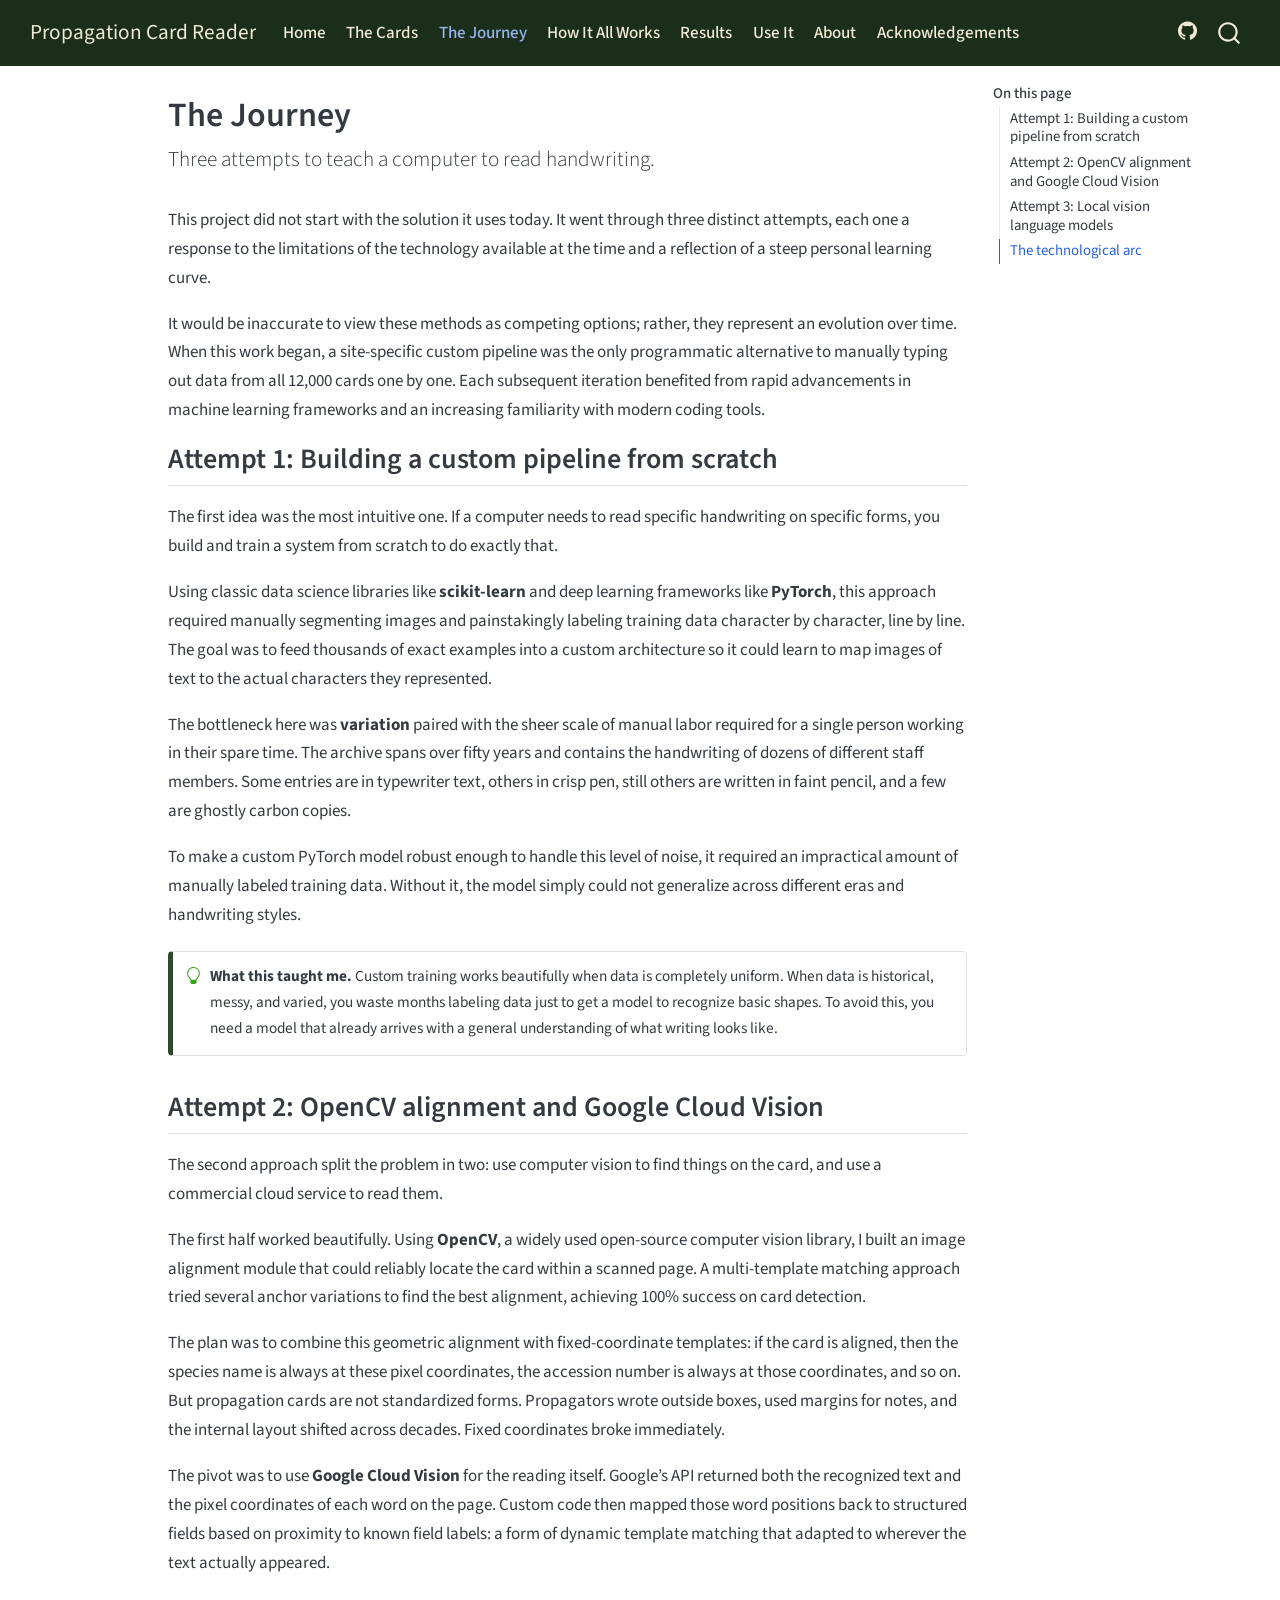
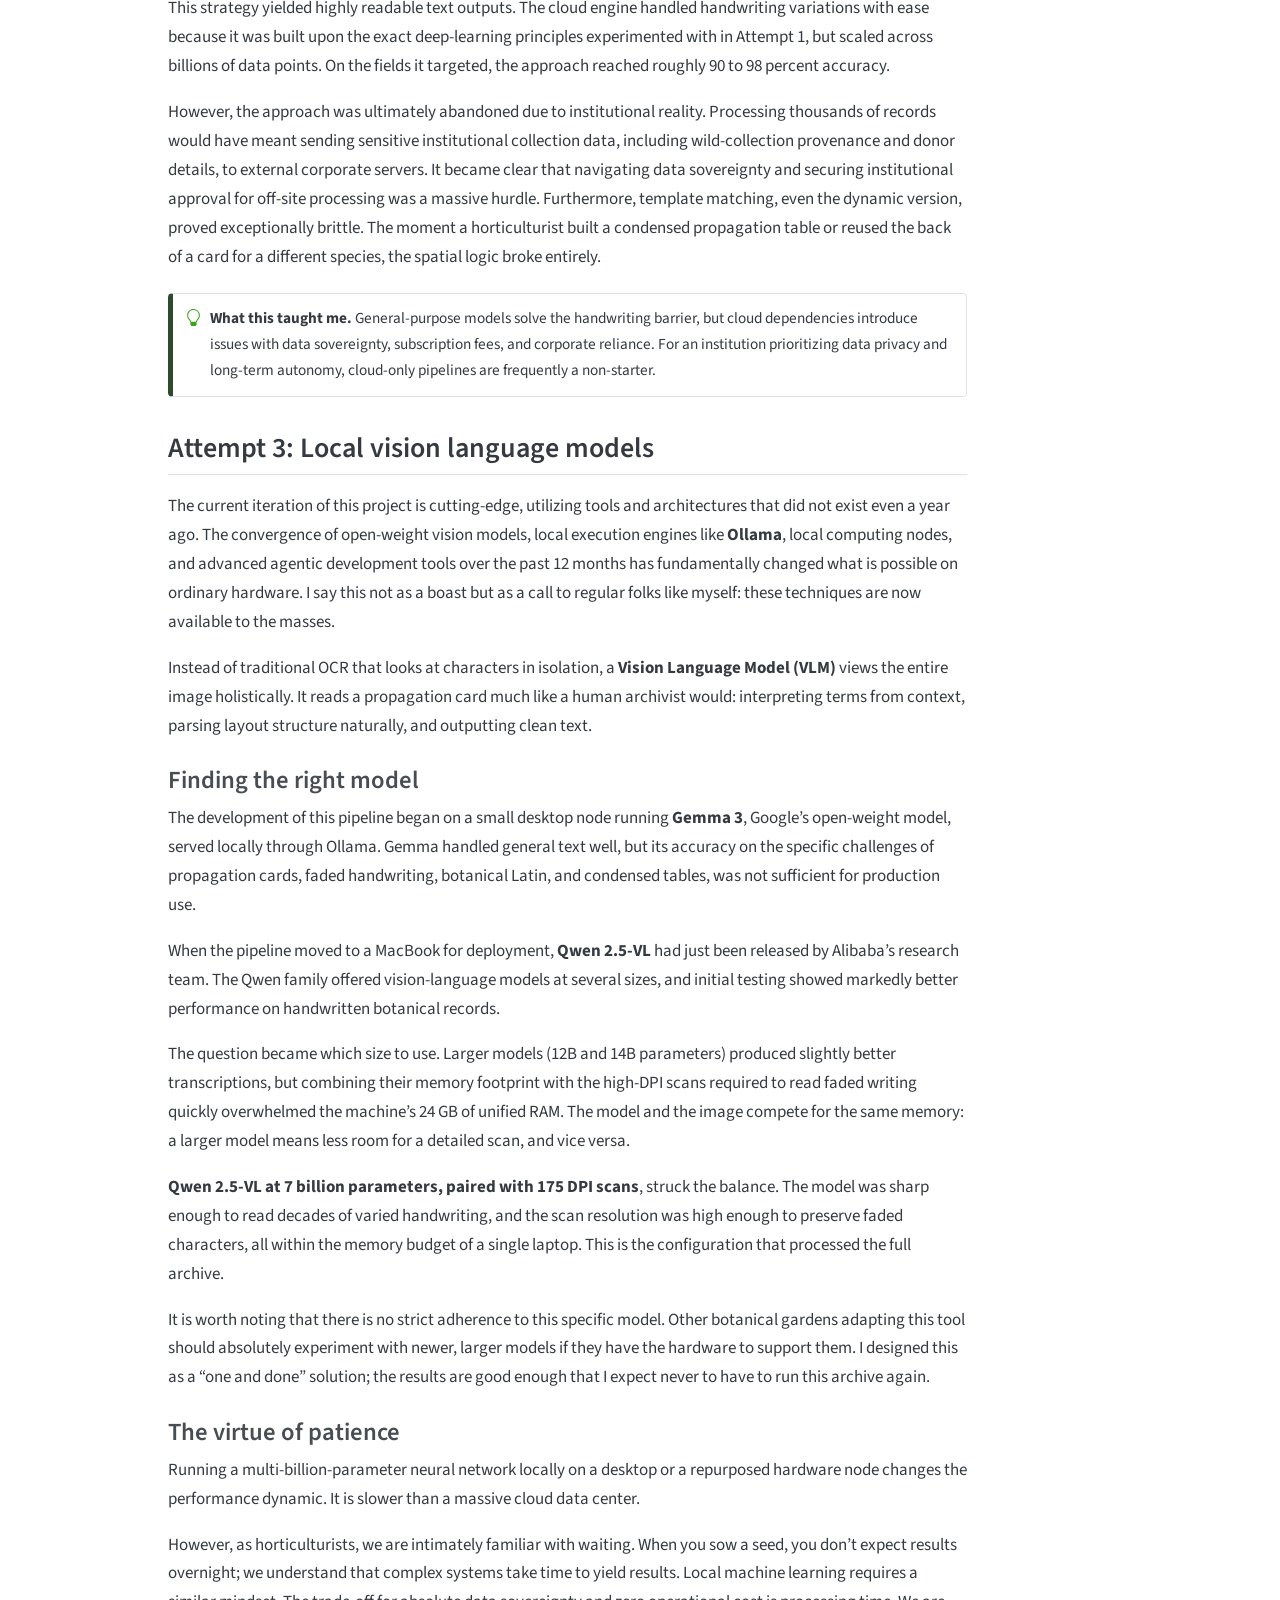
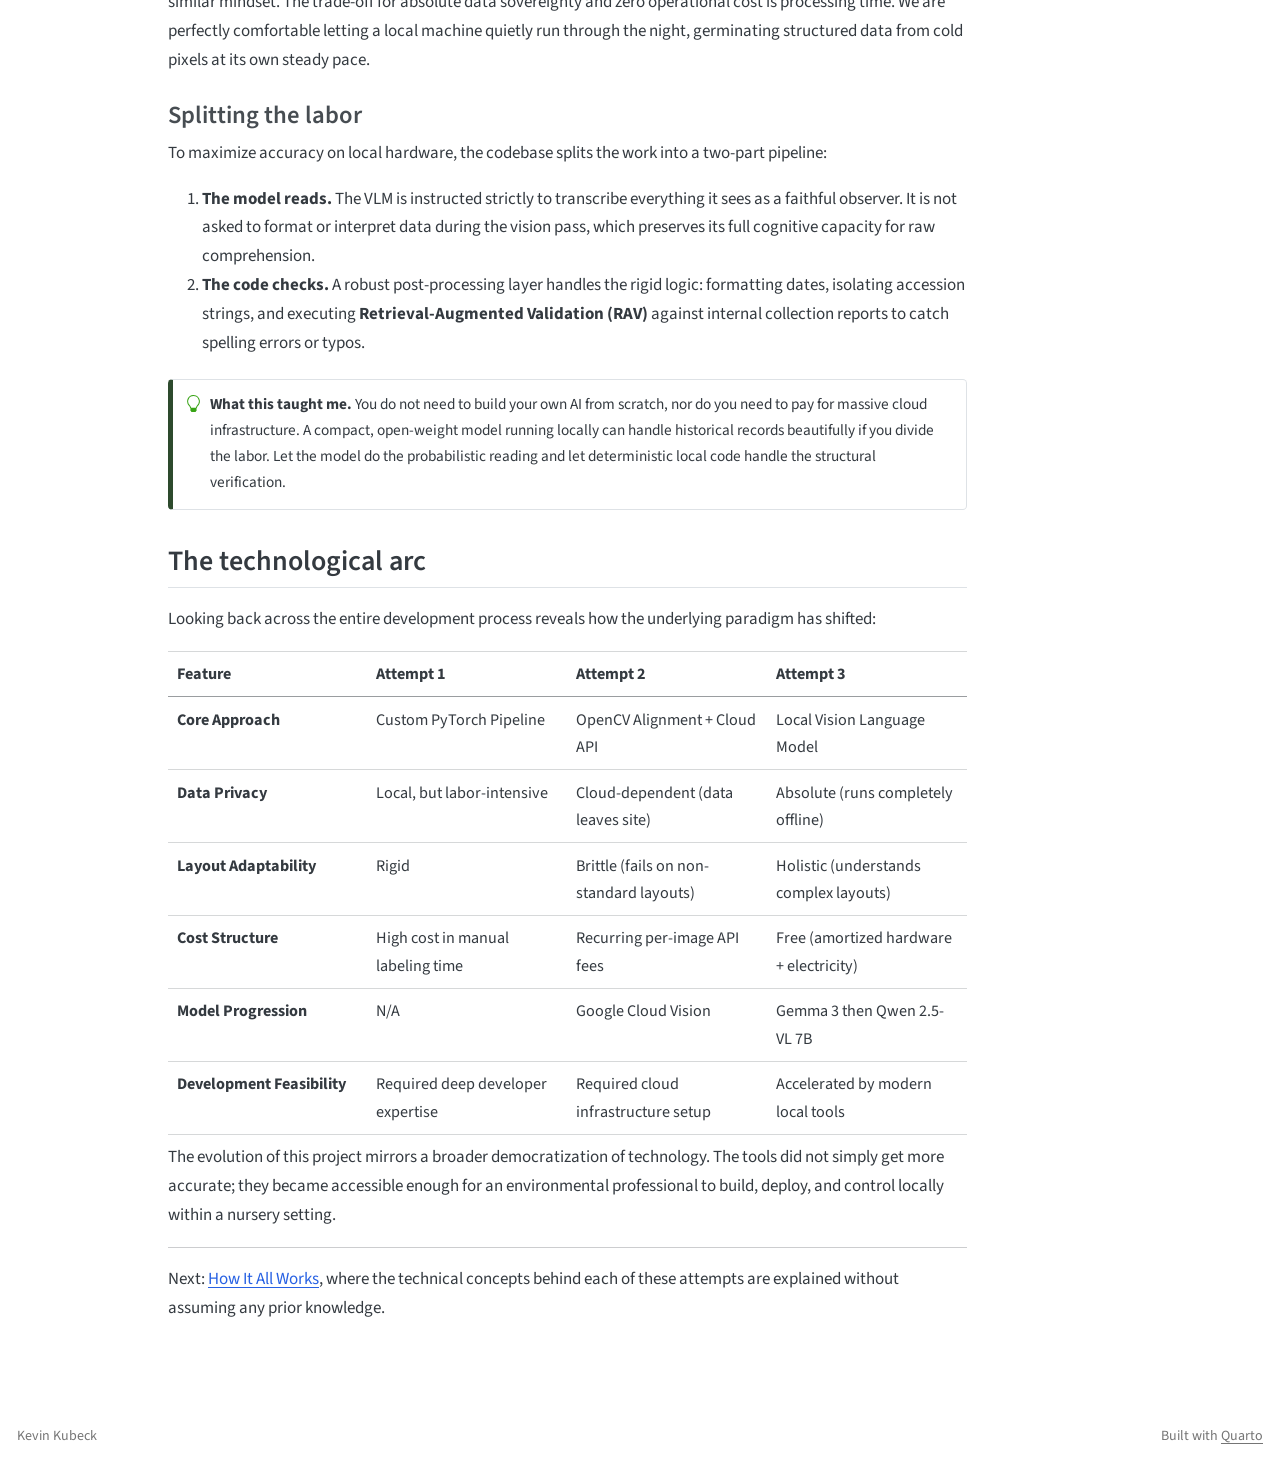
<file: docs/the-journey.html>
<!DOCTYPE html>
<html xmlns="http://www.w3.org/1999/xhtml" lang="en" xml:lang="en"><head>

<meta charset="utf-8">
<meta name="generator" content="quarto-1.6.42">

<meta name="viewport" content="width=device-width, initial-scale=1.0, user-scalable=yes">


<title>The Journey – Propagation Card Reader</title>
<style>
code{white-space: pre-wrap;}
span.smallcaps{font-variant: small-caps;}
div.columns{display: flex; gap: min(4vw, 1.5em);}
div.column{flex: auto; overflow-x: auto;}
div.hanging-indent{margin-left: 1.5em; text-indent: -1.5em;}
ul.task-list{list-style: none;}
ul.task-list li input[type="checkbox"] {
  width: 0.8em;
  margin: 0 0.8em 0.2em -1em; /* quarto-specific, see https://github.com/quarto-dev/quarto-cli/issues/4556 */ 
  vertical-align: middle;
}
</style>


<script src="site_libs/quarto-nav/quarto-nav.js"></script>
<script src="site_libs/quarto-nav/headroom.min.js"></script>
<script src="site_libs/clipboard/clipboard.min.js"></script>
<script src="site_libs/quarto-search/autocomplete.umd.js"></script>
<script src="site_libs/quarto-search/fuse.min.js"></script>
<script src="site_libs/quarto-search/quarto-search.js"></script>
<meta name="quarto:offset" content="./">
<script src="site_libs/quarto-html/quarto.js"></script>
<script src="site_libs/quarto-html/popper.min.js"></script>
<script src="site_libs/quarto-html/tippy.umd.min.js"></script>
<script src="site_libs/quarto-html/anchor.min.js"></script>
<link href="site_libs/quarto-html/tippy.css" rel="stylesheet">
<link href="site_libs/quarto-html/quarto-syntax-highlighting-2f5df379a58b258e96c21c0638c20c03.css" rel="stylesheet" id="quarto-text-highlighting-styles">
<script src="site_libs/bootstrap/bootstrap.min.js"></script>
<link href="site_libs/bootstrap/bootstrap-icons.css" rel="stylesheet">
<link href="site_libs/bootstrap/bootstrap-8d88fcbb3e07f864018e4b347a7d8360.min.css" rel="stylesheet" append-hash="true" id="quarto-bootstrap" data-mode="light">
<script id="quarto-search-options" type="application/json">{
  "location": "navbar",
  "copy-button": false,
  "collapse-after": 3,
  "panel-placement": "end",
  "type": "overlay",
  "limit": 50,
  "keyboard-shortcut": [
    "f",
    "/",
    "s"
  ],
  "show-item-context": false,
  "language": {
    "search-no-results-text": "No results",
    "search-matching-documents-text": "matching documents",
    "search-copy-link-title": "Copy link to search",
    "search-hide-matches-text": "Hide additional matches",
    "search-more-match-text": "more match in this document",
    "search-more-matches-text": "more matches in this document",
    "search-clear-button-title": "Clear",
    "search-text-placeholder": "",
    "search-detached-cancel-button-title": "Cancel",
    "search-submit-button-title": "Submit",
    "search-label": "Search"
  }
}</script>


<link rel="stylesheet" href="styles.css">
</head>

<body class="nav-fixed">

<div id="quarto-search-results"></div>
  <header id="quarto-header" class="headroom fixed-top">
    <nav class="navbar navbar-expand-lg " data-bs-theme="dark">
      <div class="navbar-container container-fluid">
      <div class="navbar-brand-container mx-auto">
    <a class="navbar-brand" href="./index.html">
    <span class="navbar-title">Propagation Card Reader</span>
    </a>
  </div>
            <div id="quarto-search" class="" title="Search"></div>
          <button class="navbar-toggler" type="button" data-bs-toggle="collapse" data-bs-target="#navbarCollapse" aria-controls="navbarCollapse" role="menu" aria-expanded="false" aria-label="Toggle navigation" onclick="if (window.quartoToggleHeadroom) { window.quartoToggleHeadroom(); }">
  <span class="navbar-toggler-icon"></span>
</button>
          <div class="collapse navbar-collapse" id="navbarCollapse">
            <ul class="navbar-nav navbar-nav-scroll me-auto">
  <li class="nav-item">
    <a class="nav-link" href="./index.html"> 
<span class="menu-text">Home</span></a>
  </li>  
  <li class="nav-item">
    <a class="nav-link" href="./the-cards.html"> 
<span class="menu-text">The Cards</span></a>
  </li>  
  <li class="nav-item">
    <a class="nav-link active" href="./the-journey.html" aria-current="page"> 
<span class="menu-text">The Journey</span></a>
  </li>  
  <li class="nav-item">
    <a class="nav-link" href="./concepts.html"> 
<span class="menu-text">How It All Works</span></a>
  </li>  
  <li class="nav-item">
    <a class="nav-link" href="./results.html"> 
<span class="menu-text">Results</span></a>
  </li>  
  <li class="nav-item">
    <a class="nav-link" href="./use-it.html"> 
<span class="menu-text">Use It</span></a>
  </li>  
  <li class="nav-item">
    <a class="nav-link" href="./about.html"> 
<span class="menu-text">About</span></a>
  </li>  
  <li class="nav-item">
    <a class="nav-link" href="./acknowledgements.html"> 
<span class="menu-text">Acknowledgements</span></a>
  </li>  
</ul>
            <ul class="navbar-nav navbar-nav-scroll ms-auto">
  <li class="nav-item compact">
    <a class="nav-link" href="https://github.com/Kkubeck/propagation-card-reader"> <i class="bi bi-github" role="img" aria-label="GitHub">
</i> 
<span class="menu-text"></span></a>
  </li>  
</ul>
          </div> <!-- /navcollapse -->
            <div class="quarto-navbar-tools">
</div>
      </div> <!-- /container-fluid -->
    </nav>
</header>
<!-- content -->
<div id="quarto-content" class="quarto-container page-columns page-rows-contents page-layout-article page-navbar">
<!-- sidebar -->
<!-- margin-sidebar -->
    <div id="quarto-margin-sidebar" class="sidebar margin-sidebar">
        <nav id="TOC" role="doc-toc" class="toc-active">
    <h2 id="toc-title">On this page</h2>
   
  <ul>
  <li><a href="#attempt-1-building-a-custom-pipeline-from-scratch" id="toc-attempt-1-building-a-custom-pipeline-from-scratch" class="nav-link active" data-scroll-target="#attempt-1-building-a-custom-pipeline-from-scratch">Attempt 1: Building a custom pipeline from scratch</a></li>
  <li><a href="#attempt-2-opencv-alignment-and-google-cloud-vision" id="toc-attempt-2-opencv-alignment-and-google-cloud-vision" class="nav-link" data-scroll-target="#attempt-2-opencv-alignment-and-google-cloud-vision">Attempt 2: OpenCV alignment and Google Cloud Vision</a></li>
  <li><a href="#attempt-3-local-vision-language-models" id="toc-attempt-3-local-vision-language-models" class="nav-link" data-scroll-target="#attempt-3-local-vision-language-models">Attempt 3: Local vision language models</a>
  <ul class="collapse">
  <li><a href="#finding-the-right-model" id="toc-finding-the-right-model" class="nav-link" data-scroll-target="#finding-the-right-model">Finding the right model</a></li>
  <li><a href="#the-virtue-of-patience" id="toc-the-virtue-of-patience" class="nav-link" data-scroll-target="#the-virtue-of-patience">The virtue of patience</a></li>
  <li><a href="#splitting-the-labor" id="toc-splitting-the-labor" class="nav-link" data-scroll-target="#splitting-the-labor">Splitting the labor</a></li>
  </ul></li>
  <li><a href="#the-technological-arc" id="toc-the-technological-arc" class="nav-link" data-scroll-target="#the-technological-arc">The technological arc</a></li>
  </ul>
</nav>
    </div>
<!-- main -->
<main class="content" id="quarto-document-content">

<header id="title-block-header" class="quarto-title-block default">
<div class="quarto-title">
<h1 class="title">The Journey</h1>
<p class="subtitle lead">Three attempts to teach a computer to read handwriting.</p>
</div>



<div class="quarto-title-meta">

    
  
    
  </div>
  


</header>


<p>This project did not start with the solution it uses today. It went through three distinct attempts, each one a response to the limitations of the technology available at the time and a reflection of a steep personal learning curve.</p>
<p>It would be inaccurate to view these methods as competing options; rather, they represent an evolution over time. When this work began, a site-specific custom pipeline was the only programmatic alternative to manually typing out data from all 12,000 cards one by one. Each subsequent iteration benefited from rapid advancements in machine learning frameworks and an increasing familiarity with modern coding tools.</p>
<section id="attempt-1-building-a-custom-pipeline-from-scratch" class="level2">
<h2 class="anchored" data-anchor-id="attempt-1-building-a-custom-pipeline-from-scratch">Attempt 1: Building a custom pipeline from scratch</h2>
<p>The first idea was the most intuitive one. If a computer needs to read specific handwriting on specific forms, you build and train a system from scratch to do exactly that.</p>
<p>Using classic data science libraries like <strong>scikit-learn</strong> and deep learning frameworks like <strong>PyTorch</strong>, this approach required manually segmenting images and painstakingly labeling training data character by character, line by line. The goal was to feed thousands of exact examples into a custom architecture so it could learn to map images of text to the actual characters they represented.</p>
<p>The bottleneck here was <strong>variation</strong> paired with the sheer scale of manual labor required for a single person working in their spare time. The archive spans over fifty years and contains the handwriting of dozens of different staff members. Some entries are in typewriter text, others in crisp pen, still others are written in faint pencil, and a few are ghostly carbon copies.</p>
<p>To make a custom PyTorch model robust enough to handle this level of noise, it required an impractical amount of manually labeled training data. Without it, the model simply could not generalize across different eras and handwriting styles.</p>
<div class="callout callout-style-simple callout-tip">
<div class="callout-body d-flex">
<div class="callout-icon-container">
<i class="callout-icon"></i>
</div>
<div class="callout-body-container">
<p><strong>What this taught me.</strong> Custom training works beautifully when data is completely uniform. When data is historical, messy, and varied, you waste months labeling data just to get a model to recognize basic shapes. To avoid this, you need a model that already arrives with a general understanding of what writing looks like.</p>
</div>
</div>
</div>
</section>
<section id="attempt-2-opencv-alignment-and-google-cloud-vision" class="level2">
<h2 class="anchored" data-anchor-id="attempt-2-opencv-alignment-and-google-cloud-vision">Attempt 2: OpenCV alignment and Google Cloud Vision</h2>
<p>The second approach split the problem in two: use computer vision to find things on the card, and use a commercial cloud service to read them.</p>
<p>The first half worked beautifully. Using <strong>OpenCV</strong>, a widely used open-source computer vision library, I built an image alignment module that could reliably locate the card within a scanned page. A multi-template matching approach tried several anchor variations to find the best alignment, achieving 100% success on card detection.</p>
<p>The plan was to combine this geometric alignment with fixed-coordinate templates: if the card is aligned, then the species name is always at these pixel coordinates, the accession number is always at those coordinates, and so on. But propagation cards are not standardized forms. Propagators wrote outside boxes, used margins for notes, and the internal layout shifted across decades. Fixed coordinates broke immediately.</p>
<p>The pivot was to use <strong>Google Cloud Vision</strong> for the reading itself. Google’s API returned both the recognized text and the pixel coordinates of each word on the page. Custom code then mapped those word positions back to structured fields based on proximity to known field labels: a form of dynamic template matching that adapted to wherever the text actually appeared.</p>
<p>This strategy yielded highly readable text outputs. The cloud engine handled handwriting variations with ease because it was built upon the exact deep-learning principles experimented with in Attempt 1, but scaled across billions of data points. On the fields it targeted, the approach reached roughly 90 to 98 percent accuracy.</p>
<p>However, the approach was ultimately abandoned due to institutional reality. Processing thousands of records would have meant sending sensitive institutional collection data, including wild-collection provenance and donor details, to external corporate servers. It became clear that navigating data sovereignty and securing institutional approval for off-site processing was a massive hurdle. Furthermore, template matching, even the dynamic version, proved exceptionally brittle. The moment a horticulturist built a condensed propagation table or reused the back of a card for a different species, the spatial logic broke entirely.</p>
<div class="callout callout-style-simple callout-tip">
<div class="callout-body d-flex">
<div class="callout-icon-container">
<i class="callout-icon"></i>
</div>
<div class="callout-body-container">
<p><strong>What this taught me.</strong> General-purpose models solve the handwriting barrier, but cloud dependencies introduce issues with data sovereignty, subscription fees, and corporate reliance. For an institution prioritizing data privacy and long-term autonomy, cloud-only pipelines are frequently a non-starter.</p>
</div>
</div>
</div>
</section>
<section id="attempt-3-local-vision-language-models" class="level2">
<h2 class="anchored" data-anchor-id="attempt-3-local-vision-language-models">Attempt 3: Local vision language models</h2>
<p>The current iteration of this project is cutting-edge, utilizing tools and architectures that did not exist even a year ago. The convergence of open-weight vision models, local execution engines like <strong>Ollama</strong>, local computing nodes, and advanced agentic development tools over the past 12 months has fundamentally changed what is possible on ordinary hardware. I say this not as a boast but as a call to regular folks like myself: these techniques are now available to the masses.</p>
<p>Instead of traditional OCR that looks at characters in isolation, a <strong>Vision Language Model (VLM)</strong> views the entire image holistically. It reads a propagation card much like a human archivist would: interpreting terms from context, parsing layout structure naturally, and outputting clean text.</p>
<section id="finding-the-right-model" class="level3">
<h3 class="anchored" data-anchor-id="finding-the-right-model">Finding the right model</h3>
<p>The development of this pipeline began on a small desktop node running <strong>Gemma 3</strong>, Google’s open-weight model, served locally through Ollama. Gemma handled general text well, but its accuracy on the specific challenges of propagation cards, faded handwriting, botanical Latin, and condensed tables, was not sufficient for production use.</p>
<p>When the pipeline moved to a MacBook for deployment, <strong>Qwen 2.5-VL</strong> had just been released by Alibaba’s research team. The Qwen family offered vision-language models at several sizes, and initial testing showed markedly better performance on handwritten botanical records.</p>
<p>The question became which size to use. Larger models (12B and 14B parameters) produced slightly better transcriptions, but combining their memory footprint with the high-DPI scans required to read faded writing quickly overwhelmed the machine’s 24 GB of unified RAM. The model and the image compete for the same memory: a larger model means less room for a detailed scan, and vice versa.</p>
<p><strong>Qwen 2.5-VL at 7 billion parameters, paired with 175 DPI scans</strong>, struck the balance. The model was sharp enough to read decades of varied handwriting, and the scan resolution was high enough to preserve faded characters, all within the memory budget of a single laptop. This is the configuration that processed the full archive.</p>
<p>It is worth noting that there is no strict adherence to this specific model. Other botanical gardens adapting this tool should absolutely experiment with newer, larger models if they have the hardware to support them. I designed this as a “one and done” solution; the results are good enough that I expect never to have to run this archive again.</p>
</section>
<section id="the-virtue-of-patience" class="level3">
<h3 class="anchored" data-anchor-id="the-virtue-of-patience">The virtue of patience</h3>
<p>Running a multi-billion-parameter neural network locally on a desktop or a repurposed hardware node changes the performance dynamic. It is slower than a massive cloud data center.</p>
<p>However, as horticulturists, we are intimately familiar with waiting. When you sow a seed, you don’t expect results overnight; we understand that complex systems take time to yield results. Local machine learning requires a similar mindset. The trade-off for absolute data sovereignty and zero operational cost is processing time. We are perfectly comfortable letting a local machine quietly run through the night, germinating structured data from cold pixels at its own steady pace.</p>
</section>
<section id="splitting-the-labor" class="level3">
<h3 class="anchored" data-anchor-id="splitting-the-labor">Splitting the labor</h3>
<p>To maximize accuracy on local hardware, the codebase splits the work into a two-part pipeline:</p>
<ol type="1">
<li><strong>The model reads.</strong> The VLM is instructed strictly to transcribe everything it sees as a faithful observer. It is not asked to format or interpret data during the vision pass, which preserves its full cognitive capacity for raw comprehension.</li>
<li><strong>The code checks.</strong> A robust post-processing layer handles the rigid logic: formatting dates, isolating accession strings, and executing <strong>Retrieval-Augmented Validation (RAV)</strong> against internal collection reports to catch spelling errors or typos.</li>
</ol>
<div class="callout callout-style-simple callout-tip">
<div class="callout-body d-flex">
<div class="callout-icon-container">
<i class="callout-icon"></i>
</div>
<div class="callout-body-container">
<p><strong>What this taught me.</strong> You do not need to build your own AI from scratch, nor do you need to pay for massive cloud infrastructure. A compact, open-weight model running locally can handle historical records beautifully if you divide the labor. Let the model do the probabilistic reading and let deterministic local code handle the structural verification.</p>
</div>
</div>
</div>
</section>
</section>
<section id="the-technological-arc" class="level2">
<h2 class="anchored" data-anchor-id="the-technological-arc">The technological arc</h2>
<p>Looking back across the entire development process reveals how the underlying paradigm has shifted:</p>
<table class="caption-top table">
<colgroup>
<col style="width: 25%">
<col style="width: 25%">
<col style="width: 25%">
<col style="width: 25%">
</colgroup>
<thead>
<tr class="header">
<th>Feature</th>
<th>Attempt 1</th>
<th>Attempt 2</th>
<th>Attempt 3</th>
</tr>
</thead>
<tbody>
<tr class="odd">
<td><strong>Core Approach</strong></td>
<td>Custom PyTorch Pipeline</td>
<td>OpenCV Alignment + Cloud API</td>
<td>Local Vision Language Model</td>
</tr>
<tr class="even">
<td><strong>Data Privacy</strong></td>
<td>Local, but labor-intensive</td>
<td>Cloud-dependent (data leaves site)</td>
<td>Absolute (runs completely offline)</td>
</tr>
<tr class="odd">
<td><strong>Layout Adaptability</strong></td>
<td>Rigid</td>
<td>Brittle (fails on non-standard layouts)</td>
<td>Holistic (understands complex layouts)</td>
</tr>
<tr class="even">
<td><strong>Cost Structure</strong></td>
<td>High cost in manual labeling time</td>
<td>Recurring per-image API fees</td>
<td>Free (amortized hardware + electricity)</td>
</tr>
<tr class="odd">
<td><strong>Model Progression</strong></td>
<td>N/A</td>
<td>Google Cloud Vision</td>
<td>Gemma 3 then Qwen 2.5-VL 7B</td>
</tr>
<tr class="even">
<td><strong>Development Feasibility</strong></td>
<td>Required deep developer expertise</td>
<td>Required cloud infrastructure setup</td>
<td>Accelerated by modern local tools</td>
</tr>
</tbody>
</table>
<p>The evolution of this project mirrors a broader democratization of technology. The tools did not simply get more accurate; they became accessible enough for an environmental professional to build, deploy, and control locally within a nursery setting.</p>
<hr>
<p>Next: <a href="./concepts.html">How It All Works</a>, where the technical concepts behind each of these attempts are explained without assuming any prior knowledge.</p>


</section>

</main> <!-- /main -->
<script id="quarto-html-after-body" type="application/javascript">
window.document.addEventListener("DOMContentLoaded", function (event) {
  const toggleBodyColorMode = (bsSheetEl) => {
    const mode = bsSheetEl.getAttribute("data-mode");
    const bodyEl = window.document.querySelector("body");
    if (mode === "dark") {
      bodyEl.classList.add("quarto-dark");
      bodyEl.classList.remove("quarto-light");
    } else {
      bodyEl.classList.add("quarto-light");
      bodyEl.classList.remove("quarto-dark");
    }
  }
  const toggleBodyColorPrimary = () => {
    const bsSheetEl = window.document.querySelector("link#quarto-bootstrap");
    if (bsSheetEl) {
      toggleBodyColorMode(bsSheetEl);
    }
  }
  toggleBodyColorPrimary();  
  const icon = "";
  const anchorJS = new window.AnchorJS();
  anchorJS.options = {
    placement: 'right',
    icon: icon
  };
  anchorJS.add('.anchored');
  const isCodeAnnotation = (el) => {
    for (const clz of el.classList) {
      if (clz.startsWith('code-annotation-')) {                     
        return true;
      }
    }
    return false;
  }
  const onCopySuccess = function(e) {
    // button target
    const button = e.trigger;
    // don't keep focus
    button.blur();
    // flash "checked"
    button.classList.add('code-copy-button-checked');
    var currentTitle = button.getAttribute("title");
    button.setAttribute("title", "Copied!");
    let tooltip;
    if (window.bootstrap) {
      button.setAttribute("data-bs-toggle", "tooltip");
      button.setAttribute("data-bs-placement", "left");
      button.setAttribute("data-bs-title", "Copied!");
      tooltip = new bootstrap.Tooltip(button, 
        { trigger: "manual", 
          customClass: "code-copy-button-tooltip",
          offset: [0, -8]});
      tooltip.show();    
    }
    setTimeout(function() {
      if (tooltip) {
        tooltip.hide();
        button.removeAttribute("data-bs-title");
        button.removeAttribute("data-bs-toggle");
        button.removeAttribute("data-bs-placement");
      }
      button.setAttribute("title", currentTitle);
      button.classList.remove('code-copy-button-checked');
    }, 1000);
    // clear code selection
    e.clearSelection();
  }
  const getTextToCopy = function(trigger) {
      const codeEl = trigger.previousElementSibling.cloneNode(true);
      for (const childEl of codeEl.children) {
        if (isCodeAnnotation(childEl)) {
          childEl.remove();
        }
      }
      return codeEl.innerText;
  }
  const clipboard = new window.ClipboardJS('.code-copy-button:not([data-in-quarto-modal])', {
    text: getTextToCopy
  });
  clipboard.on('success', onCopySuccess);
  if (window.document.getElementById('quarto-embedded-source-code-modal')) {
    const clipboardModal = new window.ClipboardJS('.code-copy-button[data-in-quarto-modal]', {
      text: getTextToCopy,
      container: window.document.getElementById('quarto-embedded-source-code-modal')
    });
    clipboardModal.on('success', onCopySuccess);
  }
    var localhostRegex = new RegExp(/^(?:http|https):\/\/localhost\:?[0-9]*\//);
    var mailtoRegex = new RegExp(/^mailto:/);
      var filterRegex = new RegExp('/' + window.location.host + '/');
    var isInternal = (href) => {
        return filterRegex.test(href) || localhostRegex.test(href) || mailtoRegex.test(href);
    }
    // Inspect non-navigation links and adorn them if external
 	var links = window.document.querySelectorAll('a[href]:not(.nav-link):not(.navbar-brand):not(.toc-action):not(.sidebar-link):not(.sidebar-item-toggle):not(.pagination-link):not(.no-external):not([aria-hidden]):not(.dropdown-item):not(.quarto-navigation-tool):not(.about-link)');
    for (var i=0; i<links.length; i++) {
      const link = links[i];
      if (!isInternal(link.href)) {
        // undo the damage that might have been done by quarto-nav.js in the case of
        // links that we want to consider external
        if (link.dataset.originalHref !== undefined) {
          link.href = link.dataset.originalHref;
        }
      }
    }
  function tippyHover(el, contentFn, onTriggerFn, onUntriggerFn) {
    const config = {
      allowHTML: true,
      maxWidth: 500,
      delay: 100,
      arrow: false,
      appendTo: function(el) {
          return el.parentElement;
      },
      interactive: true,
      interactiveBorder: 10,
      theme: 'quarto',
      placement: 'bottom-start',
    };
    if (contentFn) {
      config.content = contentFn;
    }
    if (onTriggerFn) {
      config.onTrigger = onTriggerFn;
    }
    if (onUntriggerFn) {
      config.onUntrigger = onUntriggerFn;
    }
    window.tippy(el, config); 
  }
  const noterefs = window.document.querySelectorAll('a[role="doc-noteref"]');
  for (var i=0; i<noterefs.length; i++) {
    const ref = noterefs[i];
    tippyHover(ref, function() {
      // use id or data attribute instead here
      let href = ref.getAttribute('data-footnote-href') || ref.getAttribute('href');
      try { href = new URL(href).hash; } catch {}
      const id = href.replace(/^#\/?/, "");
      const note = window.document.getElementById(id);
      if (note) {
        return note.innerHTML;
      } else {
        return "";
      }
    });
  }
  const xrefs = window.document.querySelectorAll('a.quarto-xref');
  const processXRef = (id, note) => {
    // Strip column container classes
    const stripColumnClz = (el) => {
      el.classList.remove("page-full", "page-columns");
      if (el.children) {
        for (const child of el.children) {
          stripColumnClz(child);
        }
      }
    }
    stripColumnClz(note)
    if (id === null || id.startsWith('sec-')) {
      // Special case sections, only their first couple elements
      const container = document.createElement("div");
      if (note.children && note.children.length > 2) {
        container.appendChild(note.children[0].cloneNode(true));
        for (let i = 1; i < note.children.length; i++) {
          const child = note.children[i];
          if (child.tagName === "P" && child.innerText === "") {
            continue;
          } else {
            container.appendChild(child.cloneNode(true));
            break;
          }
        }
        if (window.Quarto?.typesetMath) {
          window.Quarto.typesetMath(container);
        }
        return container.innerHTML
      } else {
        if (window.Quarto?.typesetMath) {
          window.Quarto.typesetMath(note);
        }
        return note.innerHTML;
      }
    } else {
      // Remove any anchor links if they are present
      const anchorLink = note.querySelector('a.anchorjs-link');
      if (anchorLink) {
        anchorLink.remove();
      }
      if (window.Quarto?.typesetMath) {
        window.Quarto.typesetMath(note);
      }
      if (note.classList.contains("callout")) {
        return note.outerHTML;
      } else {
        return note.innerHTML;
      }
    }
  }
  for (var i=0; i<xrefs.length; i++) {
    const xref = xrefs[i];
    tippyHover(xref, undefined, function(instance) {
      instance.disable();
      let url = xref.getAttribute('href');
      let hash = undefined; 
      if (url.startsWith('#')) {
        hash = url;
      } else {
        try { hash = new URL(url).hash; } catch {}
      }
      if (hash) {
        const id = hash.replace(/^#\/?/, "");
        const note = window.document.getElementById(id);
        if (note !== null) {
          try {
            const html = processXRef(id, note.cloneNode(true));
            instance.setContent(html);
          } finally {
            instance.enable();
            instance.show();
          }
        } else {
          // See if we can fetch this
          fetch(url.split('#')[0])
          .then(res => res.text())
          .then(html => {
            const parser = new DOMParser();
            const htmlDoc = parser.parseFromString(html, "text/html");
            const note = htmlDoc.getElementById(id);
            if (note !== null) {
              const html = processXRef(id, note);
              instance.setContent(html);
            } 
          }).finally(() => {
            instance.enable();
            instance.show();
          });
        }
      } else {
        // See if we can fetch a full url (with no hash to target)
        // This is a special case and we should probably do some content thinning / targeting
        fetch(url)
        .then(res => res.text())
        .then(html => {
          const parser = new DOMParser();
          const htmlDoc = parser.parseFromString(html, "text/html");
          const note = htmlDoc.querySelector('main.content');
          if (note !== null) {
            // This should only happen for chapter cross references
            // (since there is no id in the URL)
            // remove the first header
            if (note.children.length > 0 && note.children[0].tagName === "HEADER") {
              note.children[0].remove();
            }
            const html = processXRef(null, note);
            instance.setContent(html);
          } 
        }).finally(() => {
          instance.enable();
          instance.show();
        });
      }
    }, function(instance) {
    });
  }
      let selectedAnnoteEl;
      const selectorForAnnotation = ( cell, annotation) => {
        let cellAttr = 'data-code-cell="' + cell + '"';
        let lineAttr = 'data-code-annotation="' +  annotation + '"';
        const selector = 'span[' + cellAttr + '][' + lineAttr + ']';
        return selector;
      }
      const selectCodeLines = (annoteEl) => {
        const doc = window.document;
        const targetCell = annoteEl.getAttribute("data-target-cell");
        const targetAnnotation = annoteEl.getAttribute("data-target-annotation");
        const annoteSpan = window.document.querySelector(selectorForAnnotation(targetCell, targetAnnotation));
        const lines = annoteSpan.getAttribute("data-code-lines").split(",");
        const lineIds = lines.map((line) => {
          return targetCell + "-" + line;
        })
        let top = null;
        let height = null;
        let parent = null;
        if (lineIds.length > 0) {
            //compute the position of the single el (top and bottom and make a div)
            const el = window.document.getElementById(lineIds[0]);
            top = el.offsetTop;
            height = el.offsetHeight;
            parent = el.parentElement.parentElement;
          if (lineIds.length > 1) {
            const lastEl = window.document.getElementById(lineIds[lineIds.length - 1]);
            const bottom = lastEl.offsetTop + lastEl.offsetHeight;
            height = bottom - top;
          }
          if (top !== null && height !== null && parent !== null) {
            // cook up a div (if necessary) and position it 
            let div = window.document.getElementById("code-annotation-line-highlight");
            if (div === null) {
              div = window.document.createElement("div");
              div.setAttribute("id", "code-annotation-line-highlight");
              div.style.position = 'absolute';
              parent.appendChild(div);
            }
            div.style.top = top - 2 + "px";
            div.style.height = height + 4 + "px";
            div.style.left = 0;
            let gutterDiv = window.document.getElementById("code-annotation-line-highlight-gutter");
            if (gutterDiv === null) {
              gutterDiv = window.document.createElement("div");
              gutterDiv.setAttribute("id", "code-annotation-line-highlight-gutter");
              gutterDiv.style.position = 'absolute';
              const codeCell = window.document.getElementById(targetCell);
              const gutter = codeCell.querySelector('.code-annotation-gutter');
              gutter.appendChild(gutterDiv);
            }
            gutterDiv.style.top = top - 2 + "px";
            gutterDiv.style.height = height + 4 + "px";
          }
          selectedAnnoteEl = annoteEl;
        }
      };
      const unselectCodeLines = () => {
        const elementsIds = ["code-annotation-line-highlight", "code-annotation-line-highlight-gutter"];
        elementsIds.forEach((elId) => {
          const div = window.document.getElementById(elId);
          if (div) {
            div.remove();
          }
        });
        selectedAnnoteEl = undefined;
      };
        // Handle positioning of the toggle
    window.addEventListener(
      "resize",
      throttle(() => {
        elRect = undefined;
        if (selectedAnnoteEl) {
          selectCodeLines(selectedAnnoteEl);
        }
      }, 10)
    );
    function throttle(fn, ms) {
    let throttle = false;
    let timer;
      return (...args) => {
        if(!throttle) { // first call gets through
            fn.apply(this, args);
            throttle = true;
        } else { // all the others get throttled
            if(timer) clearTimeout(timer); // cancel #2
            timer = setTimeout(() => {
              fn.apply(this, args);
              timer = throttle = false;
            }, ms);
        }
      };
    }
      // Attach click handler to the DT
      const annoteDls = window.document.querySelectorAll('dt[data-target-cell]');
      for (const annoteDlNode of annoteDls) {
        annoteDlNode.addEventListener('click', (event) => {
          const clickedEl = event.target;
          if (clickedEl !== selectedAnnoteEl) {
            unselectCodeLines();
            const activeEl = window.document.querySelector('dt[data-target-cell].code-annotation-active');
            if (activeEl) {
              activeEl.classList.remove('code-annotation-active');
            }
            selectCodeLines(clickedEl);
            clickedEl.classList.add('code-annotation-active');
          } else {
            // Unselect the line
            unselectCodeLines();
            clickedEl.classList.remove('code-annotation-active');
          }
        });
      }
  const findCites = (el) => {
    const parentEl = el.parentElement;
    if (parentEl) {
      const cites = parentEl.dataset.cites;
      if (cites) {
        return {
          el,
          cites: cites.split(' ')
        };
      } else {
        return findCites(el.parentElement)
      }
    } else {
      return undefined;
    }
  };
  var bibliorefs = window.document.querySelectorAll('a[role="doc-biblioref"]');
  for (var i=0; i<bibliorefs.length; i++) {
    const ref = bibliorefs[i];
    const citeInfo = findCites(ref);
    if (citeInfo) {
      tippyHover(citeInfo.el, function() {
        var popup = window.document.createElement('div');
        citeInfo.cites.forEach(function(cite) {
          var citeDiv = window.document.createElement('div');
          citeDiv.classList.add('hanging-indent');
          citeDiv.classList.add('csl-entry');
          var biblioDiv = window.document.getElementById('ref-' + cite);
          if (biblioDiv) {
            citeDiv.innerHTML = biblioDiv.innerHTML;
          }
          popup.appendChild(citeDiv);
        });
        return popup.innerHTML;
      });
    }
  }
});
</script>
</div> <!-- /content -->
<footer class="footer">
  <div class="nav-footer">
    <div class="nav-footer-left">
<p>Kevin Kubeck</p>
</div>   
    <div class="nav-footer-center">
      &nbsp;
    </div>
    <div class="nav-footer-right">
<p>Built with <a href="https://quarto.org/">Quarto</a></p>
</div>
  </div>
</footer>




</body></html>
</file>
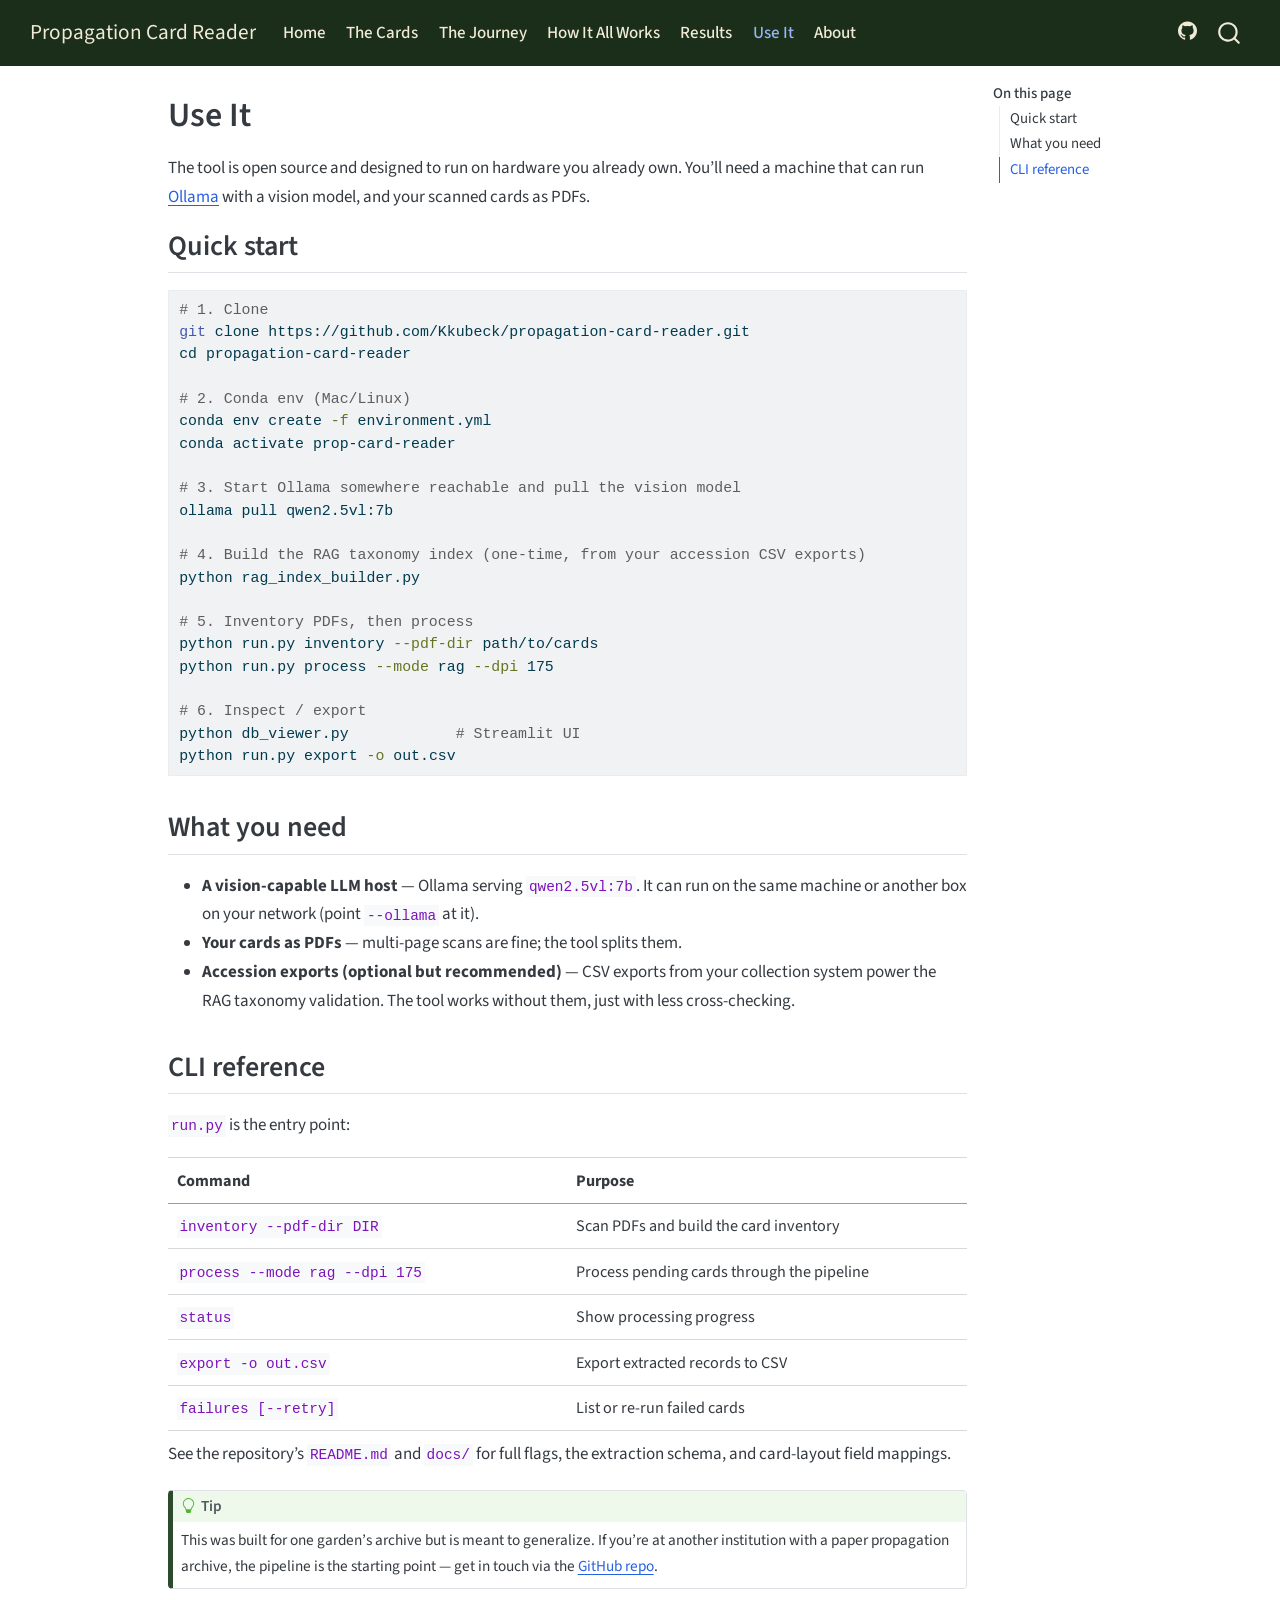
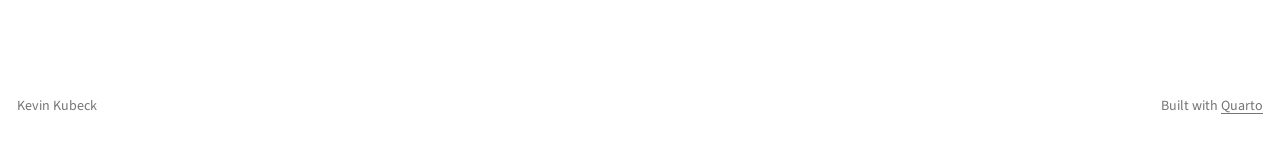
<file: docs/use-it.html>
<!DOCTYPE html>
<html xmlns="http://www.w3.org/1999/xhtml" lang="en" xml:lang="en"><head>

<meta charset="utf-8">
<meta name="generator" content="quarto-1.6.42">

<meta name="viewport" content="width=device-width, initial-scale=1.0, user-scalable=yes">


<title>Use It – Propagation Card Reader</title>
<style>
code{white-space: pre-wrap;}
span.smallcaps{font-variant: small-caps;}
div.columns{display: flex; gap: min(4vw, 1.5em);}
div.column{flex: auto; overflow-x: auto;}
div.hanging-indent{margin-left: 1.5em; text-indent: -1.5em;}
ul.task-list{list-style: none;}
ul.task-list li input[type="checkbox"] {
  width: 0.8em;
  margin: 0 0.8em 0.2em -1em; /* quarto-specific, see https://github.com/quarto-dev/quarto-cli/issues/4556 */ 
  vertical-align: middle;
}
/* CSS for syntax highlighting */
pre > code.sourceCode { white-space: pre; position: relative; }
pre > code.sourceCode > span { line-height: 1.25; }
pre > code.sourceCode > span:empty { height: 1.2em; }
.sourceCode { overflow: visible; }
code.sourceCode > span { color: inherit; text-decoration: inherit; }
div.sourceCode { margin: 1em 0; }
pre.sourceCode { margin: 0; }
@media screen {
div.sourceCode { overflow: auto; }
}
@media print {
pre > code.sourceCode { white-space: pre-wrap; }
pre > code.sourceCode > span { display: inline-block; text-indent: -5em; padding-left: 5em; }
}
pre.numberSource code
  { counter-reset: source-line 0; }
pre.numberSource code > span
  { position: relative; left: -4em; counter-increment: source-line; }
pre.numberSource code > span > a:first-child::before
  { content: counter(source-line);
    position: relative; left: -1em; text-align: right; vertical-align: baseline;
    border: none; display: inline-block;
    -webkit-touch-callout: none; -webkit-user-select: none;
    -khtml-user-select: none; -moz-user-select: none;
    -ms-user-select: none; user-select: none;
    padding: 0 4px; width: 4em;
  }
pre.numberSource { margin-left: 3em;  padding-left: 4px; }
div.sourceCode
  {   }
@media screen {
pre > code.sourceCode > span > a:first-child::before { text-decoration: underline; }
}
</style>


<script src="site_libs/quarto-nav/quarto-nav.js"></script>
<script src="site_libs/quarto-nav/headroom.min.js"></script>
<script src="site_libs/clipboard/clipboard.min.js"></script>
<script src="site_libs/quarto-search/autocomplete.umd.js"></script>
<script src="site_libs/quarto-search/fuse.min.js"></script>
<script src="site_libs/quarto-search/quarto-search.js"></script>
<meta name="quarto:offset" content="./">
<script src="site_libs/quarto-html/quarto.js"></script>
<script src="site_libs/quarto-html/popper.min.js"></script>
<script src="site_libs/quarto-html/tippy.umd.min.js"></script>
<script src="site_libs/quarto-html/anchor.min.js"></script>
<link href="site_libs/quarto-html/tippy.css" rel="stylesheet">
<link href="site_libs/quarto-html/quarto-syntax-highlighting-2f5df379a58b258e96c21c0638c20c03.css" rel="stylesheet" id="quarto-text-highlighting-styles">
<script src="site_libs/bootstrap/bootstrap.min.js"></script>
<link href="site_libs/bootstrap/bootstrap-icons.css" rel="stylesheet">
<link href="site_libs/bootstrap/bootstrap-8d88fcbb3e07f864018e4b347a7d8360.min.css" rel="stylesheet" append-hash="true" id="quarto-bootstrap" data-mode="light">
<script id="quarto-search-options" type="application/json">{
  "location": "navbar",
  "copy-button": false,
  "collapse-after": 3,
  "panel-placement": "end",
  "type": "overlay",
  "limit": 50,
  "keyboard-shortcut": [
    "f",
    "/",
    "s"
  ],
  "show-item-context": false,
  "language": {
    "search-no-results-text": "No results",
    "search-matching-documents-text": "matching documents",
    "search-copy-link-title": "Copy link to search",
    "search-hide-matches-text": "Hide additional matches",
    "search-more-match-text": "more match in this document",
    "search-more-matches-text": "more matches in this document",
    "search-clear-button-title": "Clear",
    "search-text-placeholder": "",
    "search-detached-cancel-button-title": "Cancel",
    "search-submit-button-title": "Submit",
    "search-label": "Search"
  }
}</script>


<link rel="stylesheet" href="styles.css">
</head>

<body class="nav-fixed">

<div id="quarto-search-results"></div>
  <header id="quarto-header" class="headroom fixed-top">
    <nav class="navbar navbar-expand-lg " data-bs-theme="dark">
      <div class="navbar-container container-fluid">
      <div class="navbar-brand-container mx-auto">
    <a class="navbar-brand" href="./index.html">
    <span class="navbar-title">Propagation Card Reader</span>
    </a>
  </div>
            <div id="quarto-search" class="" title="Search"></div>
          <button class="navbar-toggler" type="button" data-bs-toggle="collapse" data-bs-target="#navbarCollapse" aria-controls="navbarCollapse" role="menu" aria-expanded="false" aria-label="Toggle navigation" onclick="if (window.quartoToggleHeadroom) { window.quartoToggleHeadroom(); }">
  <span class="navbar-toggler-icon"></span>
</button>
          <div class="collapse navbar-collapse" id="navbarCollapse">
            <ul class="navbar-nav navbar-nav-scroll me-auto">
  <li class="nav-item">
    <a class="nav-link" href="./index.html"> 
<span class="menu-text">Home</span></a>
  </li>  
  <li class="nav-item">
    <a class="nav-link" href="./the-cards.html"> 
<span class="menu-text">The Cards</span></a>
  </li>  
  <li class="nav-item">
    <a class="nav-link" href="./the-journey.html"> 
<span class="menu-text">The Journey</span></a>
  </li>  
  <li class="nav-item">
    <a class="nav-link" href="./concepts.html"> 
<span class="menu-text">How It All Works</span></a>
  </li>  
  <li class="nav-item">
    <a class="nav-link" href="./results.html"> 
<span class="menu-text">Results</span></a>
  </li>  
  <li class="nav-item">
    <a class="nav-link active" href="./use-it.html" aria-current="page"> 
<span class="menu-text">Use It</span></a>
  </li>  
  <li class="nav-item">
    <a class="nav-link" href="./about.html"> 
<span class="menu-text">About</span></a>
  </li>  
</ul>
            <ul class="navbar-nav navbar-nav-scroll ms-auto">
  <li class="nav-item compact">
    <a class="nav-link" href="https://github.com/Kkubeck/propagation-card-reader"> <i class="bi bi-github" role="img" aria-label="GitHub">
</i> 
<span class="menu-text"></span></a>
  </li>  
</ul>
          </div> <!-- /navcollapse -->
            <div class="quarto-navbar-tools">
</div>
      </div> <!-- /container-fluid -->
    </nav>
</header>
<!-- content -->
<div id="quarto-content" class="quarto-container page-columns page-rows-contents page-layout-article page-navbar">
<!-- sidebar -->
<!-- margin-sidebar -->
    <div id="quarto-margin-sidebar" class="sidebar margin-sidebar">
        <nav id="TOC" role="doc-toc" class="toc-active">
    <h2 id="toc-title">On this page</h2>
   
  <ul>
  <li><a href="#quick-start" id="toc-quick-start" class="nav-link active" data-scroll-target="#quick-start">Quick start</a></li>
  <li><a href="#what-you-need" id="toc-what-you-need" class="nav-link" data-scroll-target="#what-you-need">What you need</a></li>
  <li><a href="#cli-reference" id="toc-cli-reference" class="nav-link" data-scroll-target="#cli-reference">CLI reference</a></li>
  </ul>
</nav>
    </div>
<!-- main -->
<main class="content" id="quarto-document-content">

<header id="title-block-header" class="quarto-title-block default">
<div class="quarto-title">
<h1 class="title">Use It</h1>
</div>



<div class="quarto-title-meta">

    
  
    
  </div>
  


</header>


<p>The tool is open source and designed to run on hardware you already own. You’ll need a machine that can run <a href="https://ollama.com">Ollama</a> with a vision model, and your scanned cards as PDFs.</p>
<section id="quick-start" class="level2">
<h2 class="anchored" data-anchor-id="quick-start">Quick start</h2>
<div class="sourceCode" id="cb1"><pre class="sourceCode sh code-with-copy"><code class="sourceCode bash"><span id="cb1-1"><a href="#cb1-1" aria-hidden="true" tabindex="-1"></a><span class="co"># 1. Clone</span></span>
<span id="cb1-2"><a href="#cb1-2" aria-hidden="true" tabindex="-1"></a><span class="fu">git</span> clone https://github.com/Kkubeck/propagation-card-reader.git</span>
<span id="cb1-3"><a href="#cb1-3" aria-hidden="true" tabindex="-1"></a><span class="bu">cd</span> propagation-card-reader</span>
<span id="cb1-4"><a href="#cb1-4" aria-hidden="true" tabindex="-1"></a></span>
<span id="cb1-5"><a href="#cb1-5" aria-hidden="true" tabindex="-1"></a><span class="co"># 2. Conda env (Mac/Linux)</span></span>
<span id="cb1-6"><a href="#cb1-6" aria-hidden="true" tabindex="-1"></a><span class="ex">conda</span> env create <span class="at">-f</span> environment.yml</span>
<span id="cb1-7"><a href="#cb1-7" aria-hidden="true" tabindex="-1"></a><span class="ex">conda</span> activate prop-card-reader</span>
<span id="cb1-8"><a href="#cb1-8" aria-hidden="true" tabindex="-1"></a></span>
<span id="cb1-9"><a href="#cb1-9" aria-hidden="true" tabindex="-1"></a><span class="co"># 3. Start Ollama somewhere reachable and pull the vision model</span></span>
<span id="cb1-10"><a href="#cb1-10" aria-hidden="true" tabindex="-1"></a><span class="ex">ollama</span> pull qwen2.5vl:7b</span>
<span id="cb1-11"><a href="#cb1-11" aria-hidden="true" tabindex="-1"></a></span>
<span id="cb1-12"><a href="#cb1-12" aria-hidden="true" tabindex="-1"></a><span class="co"># 4. Build the RAG taxonomy index (one-time, from your accession CSV exports)</span></span>
<span id="cb1-13"><a href="#cb1-13" aria-hidden="true" tabindex="-1"></a><span class="ex">python</span> rag_index_builder.py</span>
<span id="cb1-14"><a href="#cb1-14" aria-hidden="true" tabindex="-1"></a></span>
<span id="cb1-15"><a href="#cb1-15" aria-hidden="true" tabindex="-1"></a><span class="co"># 5. Inventory PDFs, then process</span></span>
<span id="cb1-16"><a href="#cb1-16" aria-hidden="true" tabindex="-1"></a><span class="ex">python</span> run.py inventory <span class="at">--pdf-dir</span> path/to/cards</span>
<span id="cb1-17"><a href="#cb1-17" aria-hidden="true" tabindex="-1"></a><span class="ex">python</span> run.py process <span class="at">--mode</span> rag <span class="at">--dpi</span> 175</span>
<span id="cb1-18"><a href="#cb1-18" aria-hidden="true" tabindex="-1"></a></span>
<span id="cb1-19"><a href="#cb1-19" aria-hidden="true" tabindex="-1"></a><span class="co"># 6. Inspect / export</span></span>
<span id="cb1-20"><a href="#cb1-20" aria-hidden="true" tabindex="-1"></a><span class="ex">python</span> db_viewer.py            <span class="co"># Streamlit UI</span></span>
<span id="cb1-21"><a href="#cb1-21" aria-hidden="true" tabindex="-1"></a><span class="ex">python</span> run.py export <span class="at">-o</span> out.csv</span></code><button title="Copy to Clipboard" class="code-copy-button"><i class="bi"></i></button></pre></div>
</section>
<section id="what-you-need" class="level2">
<h2 class="anchored" data-anchor-id="what-you-need">What you need</h2>
<ul>
<li><strong>A vision-capable LLM host</strong> — Ollama serving <code>qwen2.5vl:7b</code>. It can run on the same machine or another box on your network (point <code>--ollama</code> at it).</li>
<li><strong>Your cards as PDFs</strong> — multi-page scans are fine; the tool splits them.</li>
<li><strong>Accession exports (optional but recommended)</strong> — CSV exports from your collection system power the RAG taxonomy validation. The tool works without them, just with less cross-checking.</li>
</ul>
</section>
<section id="cli-reference" class="level2">
<h2 class="anchored" data-anchor-id="cli-reference">CLI reference</h2>
<p><code>run.py</code> is the entry point:</p>
<table class="caption-top table">
<colgroup>
<col style="width: 50%">
<col style="width: 50%">
</colgroup>
<thead>
<tr class="header">
<th>Command</th>
<th>Purpose</th>
</tr>
</thead>
<tbody>
<tr class="odd">
<td><code>inventory --pdf-dir DIR</code></td>
<td>Scan PDFs and build the card inventory</td>
</tr>
<tr class="even">
<td><code>process --mode rag --dpi 175</code></td>
<td>Process pending cards through the pipeline</td>
</tr>
<tr class="odd">
<td><code>status</code></td>
<td>Show processing progress</td>
</tr>
<tr class="even">
<td><code>export -o out.csv</code></td>
<td>Export extracted records to CSV</td>
</tr>
<tr class="odd">
<td><code>failures [--retry]</code></td>
<td>List or re-run failed cards</td>
</tr>
</tbody>
</table>
<p>See the repository’s <code>README.md</code> and <code>docs/</code> for full flags, the extraction schema, and card-layout field mappings.</p>
<div class="callout callout-style-default callout-tip callout-titled">
<div class="callout-header d-flex align-content-center">
<div class="callout-icon-container">
<i class="callout-icon"></i>
</div>
<div class="callout-title-container flex-fill">
Tip
</div>
</div>
<div class="callout-body-container callout-body">
<p>This was built for one garden’s archive but is meant to generalize. If you’re at another institution with a paper propagation archive, the pipeline is the starting point — get in touch via the <a href="https://github.com/Kkubeck/propagation-card-reader">GitHub repo</a>.</p>
</div>
</div>


</section>

</main> <!-- /main -->
<script id="quarto-html-after-body" type="application/javascript">
window.document.addEventListener("DOMContentLoaded", function (event) {
  const toggleBodyColorMode = (bsSheetEl) => {
    const mode = bsSheetEl.getAttribute("data-mode");
    const bodyEl = window.document.querySelector("body");
    if (mode === "dark") {
      bodyEl.classList.add("quarto-dark");
      bodyEl.classList.remove("quarto-light");
    } else {
      bodyEl.classList.add("quarto-light");
      bodyEl.classList.remove("quarto-dark");
    }
  }
  const toggleBodyColorPrimary = () => {
    const bsSheetEl = window.document.querySelector("link#quarto-bootstrap");
    if (bsSheetEl) {
      toggleBodyColorMode(bsSheetEl);
    }
  }
  toggleBodyColorPrimary();  
  const icon = "";
  const anchorJS = new window.AnchorJS();
  anchorJS.options = {
    placement: 'right',
    icon: icon
  };
  anchorJS.add('.anchored');
  const isCodeAnnotation = (el) => {
    for (const clz of el.classList) {
      if (clz.startsWith('code-annotation-')) {                     
        return true;
      }
    }
    return false;
  }
  const onCopySuccess = function(e) {
    // button target
    const button = e.trigger;
    // don't keep focus
    button.blur();
    // flash "checked"
    button.classList.add('code-copy-button-checked');
    var currentTitle = button.getAttribute("title");
    button.setAttribute("title", "Copied!");
    let tooltip;
    if (window.bootstrap) {
      button.setAttribute("data-bs-toggle", "tooltip");
      button.setAttribute("data-bs-placement", "left");
      button.setAttribute("data-bs-title", "Copied!");
      tooltip = new bootstrap.Tooltip(button, 
        { trigger: "manual", 
          customClass: "code-copy-button-tooltip",
          offset: [0, -8]});
      tooltip.show();    
    }
    setTimeout(function() {
      if (tooltip) {
        tooltip.hide();
        button.removeAttribute("data-bs-title");
        button.removeAttribute("data-bs-toggle");
        button.removeAttribute("data-bs-placement");
      }
      button.setAttribute("title", currentTitle);
      button.classList.remove('code-copy-button-checked');
    }, 1000);
    // clear code selection
    e.clearSelection();
  }
  const getTextToCopy = function(trigger) {
      const codeEl = trigger.previousElementSibling.cloneNode(true);
      for (const childEl of codeEl.children) {
        if (isCodeAnnotation(childEl)) {
          childEl.remove();
        }
      }
      return codeEl.innerText;
  }
  const clipboard = new window.ClipboardJS('.code-copy-button:not([data-in-quarto-modal])', {
    text: getTextToCopy
  });
  clipboard.on('success', onCopySuccess);
  if (window.document.getElementById('quarto-embedded-source-code-modal')) {
    const clipboardModal = new window.ClipboardJS('.code-copy-button[data-in-quarto-modal]', {
      text: getTextToCopy,
      container: window.document.getElementById('quarto-embedded-source-code-modal')
    });
    clipboardModal.on('success', onCopySuccess);
  }
    var localhostRegex = new RegExp(/^(?:http|https):\/\/localhost\:?[0-9]*\//);
    var mailtoRegex = new RegExp(/^mailto:/);
      var filterRegex = new RegExp('/' + window.location.host + '/');
    var isInternal = (href) => {
        return filterRegex.test(href) || localhostRegex.test(href) || mailtoRegex.test(href);
    }
    // Inspect non-navigation links and adorn them if external
 	var links = window.document.querySelectorAll('a[href]:not(.nav-link):not(.navbar-brand):not(.toc-action):not(.sidebar-link):not(.sidebar-item-toggle):not(.pagination-link):not(.no-external):not([aria-hidden]):not(.dropdown-item):not(.quarto-navigation-tool):not(.about-link)');
    for (var i=0; i<links.length; i++) {
      const link = links[i];
      if (!isInternal(link.href)) {
        // undo the damage that might have been done by quarto-nav.js in the case of
        // links that we want to consider external
        if (link.dataset.originalHref !== undefined) {
          link.href = link.dataset.originalHref;
        }
      }
    }
  function tippyHover(el, contentFn, onTriggerFn, onUntriggerFn) {
    const config = {
      allowHTML: true,
      maxWidth: 500,
      delay: 100,
      arrow: false,
      appendTo: function(el) {
          return el.parentElement;
      },
      interactive: true,
      interactiveBorder: 10,
      theme: 'quarto',
      placement: 'bottom-start',
    };
    if (contentFn) {
      config.content = contentFn;
    }
    if (onTriggerFn) {
      config.onTrigger = onTriggerFn;
    }
    if (onUntriggerFn) {
      config.onUntrigger = onUntriggerFn;
    }
    window.tippy(el, config); 
  }
  const noterefs = window.document.querySelectorAll('a[role="doc-noteref"]');
  for (var i=0; i<noterefs.length; i++) {
    const ref = noterefs[i];
    tippyHover(ref, function() {
      // use id or data attribute instead here
      let href = ref.getAttribute('data-footnote-href') || ref.getAttribute('href');
      try { href = new URL(href).hash; } catch {}
      const id = href.replace(/^#\/?/, "");
      const note = window.document.getElementById(id);
      if (note) {
        return note.innerHTML;
      } else {
        return "";
      }
    });
  }
  const xrefs = window.document.querySelectorAll('a.quarto-xref');
  const processXRef = (id, note) => {
    // Strip column container classes
    const stripColumnClz = (el) => {
      el.classList.remove("page-full", "page-columns");
      if (el.children) {
        for (const child of el.children) {
          stripColumnClz(child);
        }
      }
    }
    stripColumnClz(note)
    if (id === null || id.startsWith('sec-')) {
      // Special case sections, only their first couple elements
      const container = document.createElement("div");
      if (note.children && note.children.length > 2) {
        container.appendChild(note.children[0].cloneNode(true));
        for (let i = 1; i < note.children.length; i++) {
          const child = note.children[i];
          if (child.tagName === "P" && child.innerText === "") {
            continue;
          } else {
            container.appendChild(child.cloneNode(true));
            break;
          }
        }
        if (window.Quarto?.typesetMath) {
          window.Quarto.typesetMath(container);
        }
        return container.innerHTML
      } else {
        if (window.Quarto?.typesetMath) {
          window.Quarto.typesetMath(note);
        }
        return note.innerHTML;
      }
    } else {
      // Remove any anchor links if they are present
      const anchorLink = note.querySelector('a.anchorjs-link');
      if (anchorLink) {
        anchorLink.remove();
      }
      if (window.Quarto?.typesetMath) {
        window.Quarto.typesetMath(note);
      }
      if (note.classList.contains("callout")) {
        return note.outerHTML;
      } else {
        return note.innerHTML;
      }
    }
  }
  for (var i=0; i<xrefs.length; i++) {
    const xref = xrefs[i];
    tippyHover(xref, undefined, function(instance) {
      instance.disable();
      let url = xref.getAttribute('href');
      let hash = undefined; 
      if (url.startsWith('#')) {
        hash = url;
      } else {
        try { hash = new URL(url).hash; } catch {}
      }
      if (hash) {
        const id = hash.replace(/^#\/?/, "");
        const note = window.document.getElementById(id);
        if (note !== null) {
          try {
            const html = processXRef(id, note.cloneNode(true));
            instance.setContent(html);
          } finally {
            instance.enable();
            instance.show();
          }
        } else {
          // See if we can fetch this
          fetch(url.split('#')[0])
          .then(res => res.text())
          .then(html => {
            const parser = new DOMParser();
            const htmlDoc = parser.parseFromString(html, "text/html");
            const note = htmlDoc.getElementById(id);
            if (note !== null) {
              const html = processXRef(id, note);
              instance.setContent(html);
            } 
          }).finally(() => {
            instance.enable();
            instance.show();
          });
        }
      } else {
        // See if we can fetch a full url (with no hash to target)
        // This is a special case and we should probably do some content thinning / targeting
        fetch(url)
        .then(res => res.text())
        .then(html => {
          const parser = new DOMParser();
          const htmlDoc = parser.parseFromString(html, "text/html");
          const note = htmlDoc.querySelector('main.content');
          if (note !== null) {
            // This should only happen for chapter cross references
            // (since there is no id in the URL)
            // remove the first header
            if (note.children.length > 0 && note.children[0].tagName === "HEADER") {
              note.children[0].remove();
            }
            const html = processXRef(null, note);
            instance.setContent(html);
          } 
        }).finally(() => {
          instance.enable();
          instance.show();
        });
      }
    }, function(instance) {
    });
  }
      let selectedAnnoteEl;
      const selectorForAnnotation = ( cell, annotation) => {
        let cellAttr = 'data-code-cell="' + cell + '"';
        let lineAttr = 'data-code-annotation="' +  annotation + '"';
        const selector = 'span[' + cellAttr + '][' + lineAttr + ']';
        return selector;
      }
      const selectCodeLines = (annoteEl) => {
        const doc = window.document;
        const targetCell = annoteEl.getAttribute("data-target-cell");
        const targetAnnotation = annoteEl.getAttribute("data-target-annotation");
        const annoteSpan = window.document.querySelector(selectorForAnnotation(targetCell, targetAnnotation));
        const lines = annoteSpan.getAttribute("data-code-lines").split(",");
        const lineIds = lines.map((line) => {
          return targetCell + "-" + line;
        })
        let top = null;
        let height = null;
        let parent = null;
        if (lineIds.length > 0) {
            //compute the position of the single el (top and bottom and make a div)
            const el = window.document.getElementById(lineIds[0]);
            top = el.offsetTop;
            height = el.offsetHeight;
            parent = el.parentElement.parentElement;
          if (lineIds.length > 1) {
            const lastEl = window.document.getElementById(lineIds[lineIds.length - 1]);
            const bottom = lastEl.offsetTop + lastEl.offsetHeight;
            height = bottom - top;
          }
          if (top !== null && height !== null && parent !== null) {
            // cook up a div (if necessary) and position it 
            let div = window.document.getElementById("code-annotation-line-highlight");
            if (div === null) {
              div = window.document.createElement("div");
              div.setAttribute("id", "code-annotation-line-highlight");
              div.style.position = 'absolute';
              parent.appendChild(div);
            }
            div.style.top = top - 2 + "px";
            div.style.height = height + 4 + "px";
            div.style.left = 0;
            let gutterDiv = window.document.getElementById("code-annotation-line-highlight-gutter");
            if (gutterDiv === null) {
              gutterDiv = window.document.createElement("div");
              gutterDiv.setAttribute("id", "code-annotation-line-highlight-gutter");
              gutterDiv.style.position = 'absolute';
              const codeCell = window.document.getElementById(targetCell);
              const gutter = codeCell.querySelector('.code-annotation-gutter');
              gutter.appendChild(gutterDiv);
            }
            gutterDiv.style.top = top - 2 + "px";
            gutterDiv.style.height = height + 4 + "px";
          }
          selectedAnnoteEl = annoteEl;
        }
      };
      const unselectCodeLines = () => {
        const elementsIds = ["code-annotation-line-highlight", "code-annotation-line-highlight-gutter"];
        elementsIds.forEach((elId) => {
          const div = window.document.getElementById(elId);
          if (div) {
            div.remove();
          }
        });
        selectedAnnoteEl = undefined;
      };
        // Handle positioning of the toggle
    window.addEventListener(
      "resize",
      throttle(() => {
        elRect = undefined;
        if (selectedAnnoteEl) {
          selectCodeLines(selectedAnnoteEl);
        }
      }, 10)
    );
    function throttle(fn, ms) {
    let throttle = false;
    let timer;
      return (...args) => {
        if(!throttle) { // first call gets through
            fn.apply(this, args);
            throttle = true;
        } else { // all the others get throttled
            if(timer) clearTimeout(timer); // cancel #2
            timer = setTimeout(() => {
              fn.apply(this, args);
              timer = throttle = false;
            }, ms);
        }
      };
    }
      // Attach click handler to the DT
      const annoteDls = window.document.querySelectorAll('dt[data-target-cell]');
      for (const annoteDlNode of annoteDls) {
        annoteDlNode.addEventListener('click', (event) => {
          const clickedEl = event.target;
          if (clickedEl !== selectedAnnoteEl) {
            unselectCodeLines();
            const activeEl = window.document.querySelector('dt[data-target-cell].code-annotation-active');
            if (activeEl) {
              activeEl.classList.remove('code-annotation-active');
            }
            selectCodeLines(clickedEl);
            clickedEl.classList.add('code-annotation-active');
          } else {
            // Unselect the line
            unselectCodeLines();
            clickedEl.classList.remove('code-annotation-active');
          }
        });
      }
  const findCites = (el) => {
    const parentEl = el.parentElement;
    if (parentEl) {
      const cites = parentEl.dataset.cites;
      if (cites) {
        return {
          el,
          cites: cites.split(' ')
        };
      } else {
        return findCites(el.parentElement)
      }
    } else {
      return undefined;
    }
  };
  var bibliorefs = window.document.querySelectorAll('a[role="doc-biblioref"]');
  for (var i=0; i<bibliorefs.length; i++) {
    const ref = bibliorefs[i];
    const citeInfo = findCites(ref);
    if (citeInfo) {
      tippyHover(citeInfo.el, function() {
        var popup = window.document.createElement('div');
        citeInfo.cites.forEach(function(cite) {
          var citeDiv = window.document.createElement('div');
          citeDiv.classList.add('hanging-indent');
          citeDiv.classList.add('csl-entry');
          var biblioDiv = window.document.getElementById('ref-' + cite);
          if (biblioDiv) {
            citeDiv.innerHTML = biblioDiv.innerHTML;
          }
          popup.appendChild(citeDiv);
        });
        return popup.innerHTML;
      });
    }
  }
});
</script>
</div> <!-- /content -->
<footer class="footer">
  <div class="nav-footer">
    <div class="nav-footer-left">
<p>Kevin Kubeck</p>
</div>   
    <div class="nav-footer-center">
      &nbsp;
    </div>
    <div class="nav-footer-right">
<p>Built with <a href="https://quarto.org/">Quarto</a></p>
</div>
  </div>
</footer>




</body></html>
</file>
<file: docs/site_libs/quarto-html/tippy.css>
.tippy-box[data-animation=fade][data-state=hidden]{opacity:0}[data-tippy-root]{max-width:calc(100vw - 10px)}.tippy-box{position:relative;background-color:#333;color:#fff;border-radius:4px;font-size:14px;line-height:1.4;white-space:normal;outline:0;transition-property:transform,visibility,opacity}.tippy-box[data-placement^=top]>.tippy-arrow{bottom:0}.tippy-box[data-placement^=top]>.tippy-arrow:before{bottom:-7px;left:0;border-width:8px 8px 0;border-top-color:initial;transform-origin:center top}.tippy-box[data-placement^=bottom]>.tippy-arrow{top:0}.tippy-box[data-placement^=bottom]>.tippy-arrow:before{top:-7px;left:0;border-width:0 8px 8px;border-bottom-color:initial;transform-origin:center bottom}.tippy-box[data-placement^=left]>.tippy-arrow{right:0}.tippy-box[data-placement^=left]>.tippy-arrow:before{border-width:8px 0 8px 8px;border-left-color:initial;right:-7px;transform-origin:center left}.tippy-box[data-placement^=right]>.tippy-arrow{left:0}.tippy-box[data-placement^=right]>.tippy-arrow:before{left:-7px;border-width:8px 8px 8px 0;border-right-color:initial;transform-origin:center right}.tippy-box[data-inertia][data-state=visible]{transition-timing-function:cubic-bezier(.54,1.5,.38,1.11)}.tippy-arrow{width:16px;height:16px;color:#333}.tippy-arrow:before{content:"";position:absolute;border-color:transparent;border-style:solid}.tippy-content{position:relative;padding:5px 9px;z-index:1}
</file>
<file: docs/site_libs/quarto-html/quarto-syntax-highlighting-2f5df379a58b258e96c21c0638c20c03.css>
/* quarto syntax highlight colors */
:root {
  --quarto-hl-ot-color: #003B4F;
  --quarto-hl-at-color: #657422;
  --quarto-hl-ss-color: #20794D;
  --quarto-hl-an-color: #5E5E5E;
  --quarto-hl-fu-color: #4758AB;
  --quarto-hl-st-color: #20794D;
  --quarto-hl-cf-color: #003B4F;
  --quarto-hl-op-color: #5E5E5E;
  --quarto-hl-er-color: #AD0000;
  --quarto-hl-bn-color: #AD0000;
  --quarto-hl-al-color: #AD0000;
  --quarto-hl-va-color: #111111;
  --quarto-hl-bu-color: inherit;
  --quarto-hl-ex-color: inherit;
  --quarto-hl-pp-color: #AD0000;
  --quarto-hl-in-color: #5E5E5E;
  --quarto-hl-vs-color: #20794D;
  --quarto-hl-wa-color: #5E5E5E;
  --quarto-hl-do-color: #5E5E5E;
  --quarto-hl-im-color: #00769E;
  --quarto-hl-ch-color: #20794D;
  --quarto-hl-dt-color: #AD0000;
  --quarto-hl-fl-color: #AD0000;
  --quarto-hl-co-color: #5E5E5E;
  --quarto-hl-cv-color: #5E5E5E;
  --quarto-hl-cn-color: #8f5902;
  --quarto-hl-sc-color: #5E5E5E;
  --quarto-hl-dv-color: #AD0000;
  --quarto-hl-kw-color: #003B4F;
}

/* other quarto variables */
:root {
  --quarto-font-monospace: SFMono-Regular, Menlo, Monaco, Consolas, "Liberation Mono", "Courier New", monospace;
}

pre > code.sourceCode > span {
  color: #003B4F;
}

code span {
  color: #003B4F;
}

code.sourceCode > span {
  color: #003B4F;
}

div.sourceCode,
div.sourceCode pre.sourceCode {
  color: #003B4F;
}

code span.ot {
  color: #003B4F;
  font-style: inherit;
}

code span.at {
  color: #657422;
  font-style: inherit;
}

code span.ss {
  color: #20794D;
  font-style: inherit;
}

code span.an {
  color: #5E5E5E;
  font-style: inherit;
}

code span.fu {
  color: #4758AB;
  font-style: inherit;
}

code span.st {
  color: #20794D;
  font-style: inherit;
}

code span.cf {
  color: #003B4F;
  font-weight: bold;
  font-style: inherit;
}

code span.op {
  color: #5E5E5E;
  font-style: inherit;
}

code span.er {
  color: #AD0000;
  font-style: inherit;
}

code span.bn {
  color: #AD0000;
  font-style: inherit;
}

code span.al {
  color: #AD0000;
  font-style: inherit;
}

code span.va {
  color: #111111;
  font-style: inherit;
}

code span.bu {
  font-style: inherit;
}

code span.ex {
  font-style: inherit;
}

code span.pp {
  color: #AD0000;
  font-style: inherit;
}

code span.in {
  color: #5E5E5E;
  font-style: inherit;
}

code span.vs {
  color: #20794D;
  font-style: inherit;
}

code span.wa {
  color: #5E5E5E;
  font-style: italic;
}

code span.do {
  color: #5E5E5E;
  font-style: italic;
}

code span.im {
  color: #00769E;
  font-style: inherit;
}

code span.ch {
  color: #20794D;
  font-style: inherit;
}

code span.dt {
  color: #AD0000;
  font-style: inherit;
}

code span.fl {
  color: #AD0000;
  font-style: inherit;
}

code span.co {
  color: #5E5E5E;
  font-style: inherit;
}

code span.cv {
  color: #5E5E5E;
  font-style: italic;
}

code span.cn {
  color: #8f5902;
  font-style: inherit;
}

code span.sc {
  color: #5E5E5E;
  font-style: inherit;
}

code span.dv {
  color: #AD0000;
  font-style: inherit;
}

code span.kw {
  color: #003B4F;
  font-weight: bold;
  font-style: inherit;
}

.prevent-inlining {
  content: "</";
}

/*# sourceMappingURL=35eb38a806ee71ea6d2563be2308c832.css.map */
</file>
<file: docs/styles.css>
/* Propagation Card Reader site styles */

/* ── Base ── */
.page-columns {
  --bs-body-font-size: 1.04rem;
}

body {
  line-height: 1.7;
}

/* ── Hero section (index page) ── */
.hero-section {
  background: linear-gradient(135deg, #1a2e1a 0%, #2d4a2d 50%, #1a2e1a 100%);
  color: #f0ead6;
  padding: 3rem 2rem;
  border-radius: 8px;
  margin-bottom: 2rem;
  text-align: center;
}

.hero-title {
  color: #f0ead6 !important;
  font-size: 2rem;
  margin-bottom: 1rem;
}

.hero-section p {
  font-size: 1.1rem;
  max-width: 700px;
  margin: 0.5rem auto;
  opacity: 0.9;
}

/* ── Mission section (index page) ── */
.mission-section {
  background: #f8f9f0;
  border-left: 4px solid #2d4a2d;
  padding: 1.5rem 2rem;
  border-radius: 0 8px 8px 0;
  margin-top: 2rem;
}

/* ── Callout styling ── */
.callout-tip {
  border-left-color: #2d4a2d !important;
}

/* ── Tables ── */
table {
  font-size: 0.95rem;
}

th {
  background: #f8f9f0;
}

/* ── Pipeline ASCII block ── */
pre {
  font-size: 0.85rem;
}

/* ── Blockquotes (placeholder notes) ── */
blockquote {
  border-left: 3px solid #ccc;
  color: #888;
  font-style: italic;
  padding: 0.5rem 1rem;
  margin: 1rem 0;
}

/* ── Navigation ── */
.navbar {
  font-weight: 500;
}

/* ── Inline code used as status badges ── */
code {
  font-size: 0.85rem;
}
</file>
